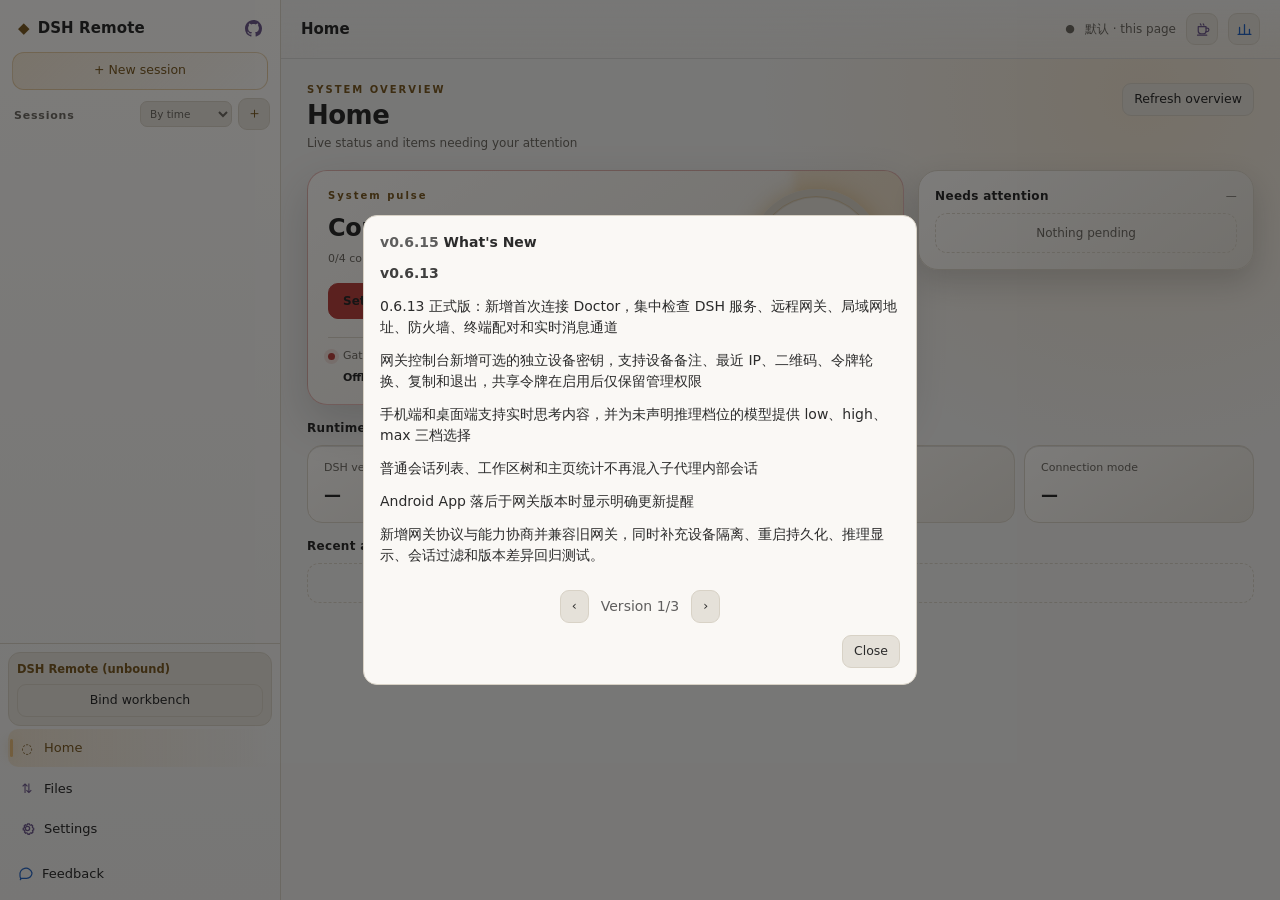
<file: gateway/public/index.html>
<!doctype html>
<html lang="zh-CN">
<head>
  <meta charset="utf-8">
  <meta name="viewport" content="width=device-width, initial-scale=1, viewport-fit=cover">
  <meta name="theme-color" content="#05348B">
  <meta name="mobile-web-app-capable" content="yes">
  <meta name="apple-mobile-web-app-status-bar-style" content="black-translucent">
  <title>DSH for Android</title>
  <script>/* 统一入口: 桌面浏览器(宽屏且 UA 非移动)访问根地址自动切换到桌面端, 手机/窄窗口继续 App 界面 */ (function(){try{var proto=location.protocol;var ua=navigator.userAgent||'';var mobile=/Android|iPhone|iPad|iPod|Mobile|Windows Phone/i.test(ua);if((proto==='http:'||proto==='https:')&&!mobile&&window.innerWidth>=1024){var p=location.pathname;if(p==='/'||/\/index\.html$/.test(p)){location.replace('desktop/desktop.html'+location.search)}}}catch(e){}})()</script>
  <script>/* 首帧前应用皮肤, 避免闪白/闪黑 */ (function(){try{var t=localStorage.getItem('dshTheme');if(t!=='default'&&t!=='dark'&&t!=='light'&&t!=='neutral'){t=window.matchMedia('(prefers-color-scheme: light)').matches?'light':'default'}document.documentElement.setAttribute('data-theme',t)}catch(e){}})()</script>
  <link rel="manifest" href="manifest.webmanifest">
  <link rel="icon" href="icon.svg" type="image/svg+xml">
  <link rel="stylesheet" href="styles.css">
</head>
<body>
  <header class="topbar">
    <div class="brand">
      <span class="brand-dot"></span>
      <span class="brand-name">DSH for Android</span>
    </div>
    <div class="topbar-right">
      <button id="btn-donate" class="topbar-btn icon-btn" data-i18n-title="settings.donate" data-i18n-aria="settings.donate"><svg viewBox="0 0 24 24" fill="none" stroke="currentColor" stroke-width="1.7" stroke-linecap="round" stroke-linejoin="round" aria-hidden="true"><path d="M6 8h11v6a4 4 0 0 1-4 4H10a4 4 0 0 1-4-4Z"/><path d="M17 10h1.5a2.5 2.5 0 0 1 0 5H17M9 4c0 1 1 1.2 1 2M13 4c0 1 1 1.2 1 2M5 20h13"/></svg></button>
      <button id="btn-feedback" class="topbar-btn icon-btn" data-i18n-title="feedback.title" data-i18n-aria="feedback.title" aria-haspopup="menu" aria-expanded="false"><svg viewBox="0 0 24 24" fill="none" stroke="currentColor" stroke-width="1.7" stroke-linecap="round" stroke-linejoin="round" aria-hidden="true"><path d="M20 11.5a7.5 7.5 0 0 1-7.5 7.5H7l-3 2 .8-3.1A7.5 7.5 0 1 1 20 11.5Z"/><path d="M8 11.5h.01M12 11.5h.01M16 11.5h.01"/></svg></button>
      <button id="btn-refresh" class="topbar-btn icon-btn" data-i18n-title="a11y.refresh" data-i18n-aria="a11y.refresh"><svg viewBox="0 0 24 24" fill="none" stroke="currentColor" stroke-width="1.8" stroke-linecap="round" stroke-linejoin="round" aria-hidden="true"><path d="M20 11a8 8 0 1 0 1 4"/><path d="M20 5v6h-6"/></svg></button>
      <span id="conn-badge" class="topbar-btn conn-badge off" data-i18n="conn.off">未连接</span>
    </div>
  </header>

  <main id="main" class="main">
    <!-- 会话列表 -->
    <section id="view-home" class="view">
      <div class="stat-strip" id="stat-strip"></div>
      <div id="workbench-bar" class="workbench-bar unbound">
        <button id="wb-toggle" class="wb-toggle" type="button" aria-expanded="false">
          <span id="wb-label" class="wb-label" data-i18n="wb.unbound">未绑定工作台</span>
          <span class="wb-chevron" aria-hidden="true">▾</span>
        </button>
        <div id="wb-panel" class="wb-panel hidden"></div>
      </div>
      <div class="workspace-nav" id="workspace-nav">
        <label for="session-workspace-filter" data-i18n="workspace.current">当前工作区</label>
        <select id="session-workspace-filter" class="workspace-select" data-i18n-aria="workspace.select"></select>
        <button id="session-workspace-files" class="mini-btn" type="button" data-i18n="workspace.files">查看文件</button>
        <code id="session-workspace-path" class="workspace-path-scroll"></code>
      </div>
      <div class="section-head">
        <span data-i18n="nav.sessions">会话</span>
        <div class="section-actions">
          <select id="session-sort" class="session-sort" data-i18n-aria="sessions.sortLabel">
            <option value="time" data-i18n="sessions.sortTime">按时间</option>
            <option value="workspace" data-i18n="sessions.sortWorkspace">按工作区</option>
          </select>
          <button id="btn-new-workspace" class="mini-btn" data-i18n="home.newWorkspace">＋ 工作区</button>
          <button id="btn-new-session" class="mini-btn" data-i18n="home.newSession">＋ 新会话</button>
        </div>
      </div>
      <div id="session-list" class="session-list"></div>
      <div id="home-empty" class="empty hidden" data-i18n="home.empty">暂无会话</div>
    </section>

    <!-- 文件传输 -->
    <section id="view-files" class="view hidden">
      <div class="fs-workspace-nav">
        <label for="fs-workspace" data-i18n="fs.workspace">DSH 工作区</label>
        <select id="fs-workspace" class="workspace-select" data-i18n-aria="workspace.select"></select>
      </div>
      <div class="fs-head">
        <button id="fs-up" class="icon-btn" data-i18n-title="fs.up" data-i18n-aria="fs.up">‹</button>
        <div id="fs-path" class="fs-path" data-i18n="fs.loading">加载中…</div>
        <button id="fs-new-workspace" class="mini-btn" data-i18n="fs.newWorkspace">新建工作区</button>
        <button id="fs-upload-btn" class="mini-btn" data-i18n="fs.upload">上传</button>
        <button id="fs-refresh" class="icon-btn" data-i18n-title="a11y.refresh" data-i18n-aria="a11y.refresh"><svg viewBox="0 0 24 24" fill="none" stroke="currentColor" stroke-width="1.8" stroke-linecap="round" stroke-linejoin="round" aria-hidden="true"><path d="M20 11a8 8 0 1 0 1 4"/><path d="M20 5v6h-6"/></svg></button>
      </div>
      <div id="fs-progress" class="fs-progress hidden">
        <div class="fs-progress-track"><div id="fs-progress-bar" class="fs-progress-bar"></div></div>
        <div id="fs-progress-text" class="fs-progress-text muted">0%</div>
        <div class="fs-progress-actions">
          <button id="fs-pause-btn" class="mini-btn hidden" data-i18n="fs.pause">暂停</button>
          <button id="fs-cancel-btn" class="mini-btn hidden" data-i18n="fs.cancel">取消</button>
        </div>
      </div>
      <div id="fs-pull" class="fs-pull" data-i18n="fs.pullRelease">松开刷新</div>
      <div id="fs-list" class="fs-list"></div>
      <input type="file" id="fs-file-input" class="hidden">
    </section>

    <!-- 会话详情 -->
    <section id="view-session" class="view hidden">
      <div id="session-head" class="session-head">
        <button id="btn-back" class="icon-btn" data-i18n-title="settings.back" data-i18n-aria="settings.back">‹</button>
        <div class="session-head-meta">
          <div id="session-title" class="session-title" data-i18n="session.loading">加载中…</div>
          <div id="session-sub" class="session-sub"></div>
        </div>
        <button id="btn-rename-session" class="icon-btn hidden" data-i18n-title="session.rename" data-i18n-aria="session.rename">✎</button>
        <button id="btn-archive-session" class="mini-btn hidden" data-i18n="session.archive">归档</button>
        <button id="btn-stats" class="icon-btn" data-i18n-title="stats.title" data-i18n-aria="stats.title"><svg viewBox="0 0 24 24" fill="none" stroke="currentColor" stroke-width="1.8" stroke-linecap="round" stroke-linejoin="round" aria-hidden="true"><path d="M5 19V9M12 19V5M19 19v-7M3 19h18"/></svg></button>
        <button id="btn-fs-send" class="session-send-btn hidden" type="button" data-i18n="composer.send" data-i18n-title="composer.send" data-i18n-aria="composer.send">发送</button>
        <button id="btn-cancel" class="danger-btn hidden" data-i18n="session.stop">停止</button>
      </div>

      <div id="session-cards" class="cards"></div>

      <div id="queue-dock" class="queue-dock hidden" aria-live="polite"></div>

      <div class="section-head small">
        <span data-i18n="session.history">对话</span>
        <span id="history-hint" class="muted"></span>
      </div>
      <div id="history-wrap" class="history-wrap">
        <div id="history" class="history"></div>
        <div class="history-rail">
          <div class="rail-track"></div>
          <div id="rail-thumb" class="rail-thumb"></div>
          <div id="rail-nodes" class="rail-nodes"></div>
        </div>
      </div>

      <div id="composer-wrap" class="composer-wrap">
        <div id="composer-status" class="composer-status hidden" role="status" aria-live="polite"><span class="composer-status-dot" aria-hidden="true"></span><span data-i18n="composer.running">运行中…</span></div>
        <div id="composer-menu" class="composer-menu hidden">
          <div class="menu-group">
            <div class="menu-title" data-i18n="menu.commandsTitle">输入指令</div>
            <div class="menu-chips">
              <button class="menu-chip" data-cmd="/compact" data-i18n="menu.compact">/compact 压缩对话历史</button>
              <button class="menu-chip" data-cmd="/export" data-i18n="menu.export">/export 导出会话日志 ZIP</button>
              <button class="menu-chip" data-cmd="/feedback" data-i18n="menu.feedback">/feedback 反馈当前会话</button>
              <button class="menu-chip" data-cmd="/goal" data-i18n="menu.goal">/goal 设置/查看任务目标</button>
              <button class="menu-chip" data-cmd="/permission" data-i18n="menu.permission">/permission 切换权限预设</button>
              <button class="menu-chip" data-cmd="/plan" data-i18n="menu.plan">/plan 进入/退出计划模式</button>
            </div>
            <div class="menu-chips hidden" id="permission-submenu">
              <button class="menu-chip perm-opt" data-perm="read-only" data-i18n="perm.readOnly">read-only</button>
              <button class="menu-chip perm-opt" data-perm="workspace-write" data-i18n="perm.workspaceWrite">workspace-write</button>
              <button class="menu-chip perm-opt" data-perm="danger-full-access" data-i18n="perm.dangerFullAccess">danger-full-access</button>
            </div>
          </div>
          <div class="menu-group hidden" id="preset-menu-group">
            <div class="menu-title" data-i18n="presets.menuTitle">预设</div>
            <div id="preset-menu-list" class="menu-chips"></div>
          </div>
          <div class="menu-group">
            <div class="menu-title"><span data-i18n="menu.modelTitle">模型切换</span> <button id="btn-model-refresh" class="mini-btn" style="padding:1px 8px" data-i18n="menu.refresh">刷新</button></div>
            <div id="menu-models" class="menu-models muted" data-i18n="menu.modelAuto">点开时自动加载</div>
          </div>
          <div class="menu-group hidden" id="menu-effort-group">
            <div class="menu-title" data-i18n="menu.effortTitle">思考深度</div>
            <div id="menu-efforts" class="menu-chips"></div>
          </div>
        </div>
        <div id="composer-fs-handle" class="composer-fs-handle" aria-hidden="true"><span></span></div>
        <div id="composer-image-menu" class="composer-image-menu hidden" role="menu">
          <button type="button" class="composer-image-option" data-image-source="CAMERA" role="menuitem"><svg viewBox="0 0 24 24" fill="none" stroke="currentColor" stroke-width="1.7" stroke-linecap="round" stroke-linejoin="round" aria-hidden="true"><path d="M4 8.5h3l1.5-2h7L17 8.5h3v10H4z"/><circle cx="12" cy="13.5" r="3.2"/></svg><span data-i18n="composer.takePhoto">拍照</span></button>
          <button type="button" class="composer-image-option" data-image-source="PHOTOS" role="menuitem"><svg viewBox="0 0 24 24" fill="none" stroke="currentColor" stroke-width="1.7" stroke-linecap="round" stroke-linejoin="round" aria-hidden="true"><rect x="3.5" y="4" width="17" height="16" rx="2"/><circle cx="8.5" cy="9" r="1.2"/><path d="m5 17 4.5-4.5 3 3 2-2L19 17"/></svg><span data-i18n="composer.choosePhoto">相册</span></button>
        </div>
        <div id="composer-attachments" class="composer-attachments hidden"></div>
        <div class="composer">
          <button id="btn-plus" class="plus-btn" data-i18n-aria="a11y.more" data-i18n-title="a11y.moreTitle">＋</button>
          <div id="composer-input-wrap" class="composer-input-wrap">
            <textarea id="composer-input" rows="1" data-i18n-placeholder="composer.placeholder" placeholder="给 DSH 发消息…"></textarea>
            <button id="btn-fs-toggle" class="composer-fs-btn hidden" type="button" data-i18n-title="composer.fullscreen" data-i18n-aria="composer.fullscreen">
              <morph-icon id="fs-ico" data-morph-state="closed" data-morph-closed="M8 3H3v5M16 3h5v5M8 21H3v-5M21 16v5h-5" data-morph-open="M9 3v6H3M15 3v6h6M9 21v-6H3M21 15h-6v6" aria-hidden="true"><svg viewBox="0 0 24 24" fill="none" stroke="currentColor" stroke-width="1.8" stroke-linecap="round" aria-hidden="true"><path d="M8 3H3v5M16 3h5v5M8 21H3v-5M21 16v5h-5"/></svg></morph-icon>
            </button>
          </div>
          <button id="btn-image" class="composer-image-btn" type="button" data-i18n-title="composer.addImage" data-i18n-aria="composer.addImage"><svg viewBox="0 0 24 24" fill="none" stroke="currentColor" stroke-width="1.7" stroke-linecap="round" stroke-linejoin="round" aria-hidden="true"><rect x="3.5" y="4" width="17" height="16" rx="2"/><circle cx="8.5" cy="9" r="1.2"/><path d="m5 17 4.5-4.5 3 3 2-2L19 17"/></svg></button>
          <button id="btn-send" class="send-btn" data-i18n="composer.send">发送</button>
        </div>
        <input id="composer-camera-input" class="hidden" type="file" accept="image/*" capture="environment">
        <input id="composer-gallery-input" class="hidden" type="file" accept="image/*" multiple>
      </div>
    </section>

    <!-- 系统总览 -->
    <section id="view-activity" class="view hidden">
      <div class="overview-head">
        <div>
          <div class="overview-eyebrow" data-i18n="overview.eyebrow">SYSTEM OVERVIEW</div>
          <h1 class="overview-title" data-i18n="overview.title">主页</h1>
          <p class="overview-subtitle" data-i18n="overview.subtitle">实时状态与需要你处理的事项</p>
        </div>
        <button id="overview-refresh" class="mini-btn overview-refresh" data-i18n-title="overview.refresh" data-i18n-aria="overview.refresh"><svg viewBox="0 0 24 24" fill="none" stroke="currentColor" stroke-width="1.8" stroke-linecap="round" stroke-linejoin="round" aria-hidden="true"><path d="M20 11a8 8 0 1 0 1 4"/><path d="M20 5v6h-6"/></svg></button>
      </div>

      <div class="overview-pulse-card">
        <div class="overview-pulse-copy">
          <div class="overview-eyebrow" data-i18n="overview.systemPulse">系统链路</div>
          <div id="overview-status" class="overview-status" data-i18n="overview.checking">检查中…</div>
          <div id="overview-status-desc" class="overview-status-desc">—</div>
          <button id="overview-primary-action" class="overview-primary-action" type="button" data-i18n="overview.action.openSession">打开最近会话</button>
        </div>
        <div id="overview-pulse-ring" class="system-pulse-ring" style="--pulse-pct:0%" aria-label="System health">
          <div class="system-pulse-core"><strong id="overview-health">—</strong><span id="overview-health-caption">—</span></div>
        </div>
        <div id="overview-links" class="overview-links" aria-label="System components">
          <div class="overview-link" data-overview-link="gateway"><i></i><span data-i18n="overview.gateway">网关</span><b>—</b></div>
          <div class="overview-link" data-overview-link="dsh"><i></i><span data-i18n="overview.dsh">DSH 上游</span><b>—</b></div>
          <div class="overview-link" data-overview-link="mux"><i></i><span data-i18n="overview.mux">实时 mux</span><b>—</b></div>
          <div class="overview-link" data-overview-link="host"><i></i><span data-i18n="overview.host">实时 host</span><b>—</b></div>
        </div>
      </div>

      <section id="overview-announcement-board" class="overview-board" aria-labelledby="overview-board-title">
        <div class="overview-board-head">
          <div>
            <div class="overview-eyebrow" data-i18n="overview.communityEyebrow">COMMUNITY BOARD</div>
            <h2 id="overview-board-title" data-i18n="overview.communityTitle">公告与投票</h2>
          </div>
          <button id="overview-announcement-history" class="mini-btn" type="button" data-i18n="overview.communityHistory">历史公告</button>
        </div>
        <div id="overview-announcement-list" class="overview-announcement-list" aria-live="polite"></div>
      </section>

      <div class="overview-section-head"><span data-i18n="overview.attention">需要你处理</span><span id="overview-attention-count" class="overview-section-meta"></span></div>
      <div id="overview-attention-list" class="overview-attention-list"></div>

      <div class="overview-section-head"><span data-i18n="overview.metrics">运行指标</span></div>
      <div class="overview-metric-grid">
        <div class="overview-metric"><span data-i18n="overview.dshVersion">DSH 版本</span><strong id="overview-dsh-version">—</strong></div>
        <div class="overview-metric"><span data-i18n="overview.gatewayVersion">网关状态</span><strong id="overview-gateway-version">—</strong></div>
        <div class="overview-metric"><span data-i18n="overview.activeSessions">活跃会话</span><strong id="overview-active-sessions">0</strong></div>
        <div class="overview-metric"><span data-i18n="overview.connectionMode">连接模式</span><strong id="overview-connection-mode">—</strong></div>
      </div>

      <div class="overview-section-head"><span data-i18n="overview.activity">近期活动</span><span id="overview-active-count" class="overview-section-meta"></span></div>
      <div id="overview-session-list" class="overview-session-list"></div>

      <div class="overview-legacy hidden" aria-hidden="true"><div id="pending-list"></div><div id="jobs-list"></div><span id="pending-count"></span></div>
    </section>

    <!-- Token 统计 -->
    <section id="view-stats" class="view hidden">
      <div class="section-head"><span data-i18n="statsPage.title">Token 统计</span><span id="stats-sub" class="muted"></span></div>
      <div class="stats-cards" id="stats-cards"></div>
      <div id="stats-legend" class="stats-legend"></div>
      <div id="stats-chart" class="stats-chart"></div>
      <div id="stats-note" class="stats-note"></div>
    </section>

    <!-- 设置 -->
    <section id="view-settings" class="view hidden">
      <div id="settings-home">
        <div class="settings-group">
          <div class="setting-row" data-settings-group="general" style="cursor:pointer">
            <div><div class="setting-name" data-i18n="settings.groupGeneral">通用</div><div class="setting-desc" data-i18n="settings.groupGeneralDesc">显示工具调用、预设提示词</div></div>
          </div>
          <div class="setting-row" data-settings-group="model" style="cursor:pointer">
            <div><div class="setting-name" data-i18n="settings.groupModel">模型</div><div class="setting-desc" data-i18n="settings.groupModelDesc">提供方、API 密钥和模型目录</div></div>
          </div>
          <div id="settings-group-servers" class="setting-row" data-settings-group="servers" style="cursor:pointer">
            <div><div class="setting-name" data-i18n="settings.groupServers">服务器</div><div class="setting-desc" data-i18n="settings.groupServersDesc">服务器地址、扫码连接</div></div>
          </div>
          <div class="setting-row" data-settings-group="notify" style="cursor:pointer">
            <div><div class="setting-name" data-i18n="settings.groupNotify">通知</div><div class="setting-desc" data-i18n="settings.groupNotifyDesc">通知、提醒、后台轮询</div></div>
          </div>
          <div class="setting-row" data-settings-group="theme" style="cursor:pointer">
            <div><div class="setting-name" data-i18n="settings.groupTheme">皮肤</div><div class="setting-desc" data-i18n="settings.groupThemeDesc">配色主题</div></div>
          </div>
          <div class="setting-row" data-settings-group="about" style="cursor:pointer">
            <div><div class="setting-name" data-i18n="settings.groupAbout">关于</div><div class="setting-desc" data-i18n="settings.groupAboutDesc">DSH 状态、检查更新</div></div>
          </div>
        </div>
        <div class="settings-group">
          <div id="settings-token-row" class="setting-row">
            <div><div class="setting-name" data-i18n="settings.tokenTitle">访问令牌</div><div class="setting-desc" id="token-desc" data-i18n="token.notSet">未设置</div></div>
            <button id="btn-change-token" class="mini-btn" data-i18n="settings.change">更换</button>
          </div>
          <div class="setting-row">
            <div><div class="setting-name" data-i18n="settings.langTitle">语言 / Language</div><div class="setting-desc" data-i18n="settings.langDesc">界面语言，跟随系统或手动切换</div></div>
            <button id="btn-lang" class="mini-btn">EN</button>
          </div>
        </div>
        <div class="settings-group feedback-card">
          <div class="setting-row">
            <div><div class="setting-name" data-i18n="settings.feedbackTitle">反馈渠道</div><div class="setting-desc" data-i18n="settings.feedbackDesc">GitHub / Gitee / B站：反馈 bug、提建议、唠嗑</div></div>
          </div>
          <div class="feedback-links">
            <a class="feedback-btn primary" href="https://github.com/Blank-not-black/dsh-Remote" target="_blank" rel="noopener">
              <svg viewBox="0 0 16 16" aria-hidden="true"><path d="M8 0C3.58 0 0 3.58 0 8a8.01 8.01 0 0 0 5.47 7.59c.4.08.55-.17.55-.38 0-.19-.01-.82-.01-1.49-2.01.37-2.53-.49-2.69-.94-.09-.23-.48-.94-.82-1.13-.28-.15-.68-.52-.01-.53.63-.01 1.08.58 1.23.82.72 1.21 1.87.87 2.33.66.07-.52.28-.87.51-1.07-1.78-.2-3.64-.89-3.64-3.95 0-.87.31-1.59.82-2.15-.08-.2-.36-1.02.08-2.12 0 0 .67-.21 2.2.82.64-.18 1.32-.27 2-.27s1.36.09 2 .27c1.53-1.04 2.2-.82 2.2-.82.44 1.1.16 1.92.08 2.12.51.56.82 1.27.82 2.15 0 3.07-1.87 3.75-3.65 3.95.29.25.54.73.54 1.48 0 1.07-.01 1.93-.01 2.2 0 .21.15.46.55.38A8.01 8.01 0 0 0 16 8c0-4.42-3.58-8-8-8Z"/></svg>
              <span>GitHub</span>
            </a>
            <a class="feedback-btn" href="https://gitee.com/Blankneverfails/dsh-Remote" target="_blank" rel="noopener">
              <svg viewBox="0 0 24 24" fill="none" stroke="currentColor" stroke-width="1.7" stroke-linecap="round" stroke-linejoin="round" aria-hidden="true"><circle cx="12" cy="9" r="6"/><path d="M7.5 13.5 7 19a2 2 0 0 0 2 2h6a2 2 0 0 0 2-2l-.5-5.5"/><circle cx="10" cy="8.6" r=".5" fill="currentColor" stroke="none"/><circle cx="14" cy="8.6" r=".5" fill="currentColor" stroke="none"/><path d="M11 10.8c.6.5 1.4.5 2 0"/></svg>
              <span>Gitee</span>
            </a>
            <a class="feedback-btn" href="https://space.bilibili.com/419009275/dynamic" target="_blank" rel="noopener">
              <svg viewBox="0 0 24 24" fill="none" stroke="currentColor" stroke-width="1.7" stroke-linecap="round" stroke-linejoin="round" aria-hidden="true"><rect x="3.5" y="6" width="17" height="11" rx="2"/><path d="M8.5 3.5v3M15.5 3.5v3"/><circle cx="9.2" cy="10.6" r=".5" fill="currentColor" stroke="none"/><circle cx="14.8" cy="10.6" r=".5" fill="currentColor" stroke="none"/><path d="M9.5 14c1.4 1 3.6 1 5 0"/></svg>
              <span>B站</span>
            </a>
          </div>
        </div>
        <div class="settings-group">
          <div class="setting-row">
            <div><div class="setting-name" data-i18n="settings.resetTitle">清空本地数据</div><div class="setting-desc" data-i18n="settings.resetDesc">令牌与缓存</div></div>
            <button id="btn-reset" class="mini-btn" data-i18n="settings.reset">重置</button>
          </div>
        </div>
        <p class="about" data-i18n="settings.about">DSH for Android · 本地回环运行<br>连接内置 DSH Engine</p>
      </div>

      <div id="settings-page-general" class="settings-subpage hidden">
        <div class="settings-group">
          <div class="setting-row" data-settings-back style="cursor:pointer">
            <button class="mini-btn" data-i18n="settings.back">‹ 返回</button>
            <div class="setting-name" data-i18n="settings.groupGeneral">通用</div>
          </div>
        </div>
        <div class="settings-group">
          <div class="setting-row">
            <div><div class="setting-name" data-i18n="settings.toolsTitle">显示工具调用</div><div class="setting-desc" data-i18n="settings.toolsDesc">关闭后隐藏 🔧/📦 工具调用与结果</div></div>
            <label class="switch"><input type="checkbox" id="opt-tools"><span class="slider"></span></label>
          </div>
          <div class="setting-row">
            <div><div class="setting-name" data-i18n="settings.mobileEnterTitle">手机回车行为</div><div class="setting-desc" data-i18n="settings.mobileEnterDesc">选择手机端按 Enter 时换行或直接发送</div></div>
            <select id="mobile-enter-action" class="setting-select">
              <option value="newline" data-i18n="settings.mobileEnterNewline">回车换行</option>
              <option value="send" data-i18n="settings.mobileEnterSend">回车发送</option>
            </select>
          </div>
          <div class="setting-row">
            <div><div class="setting-name" data-i18n="presets.title">预设提示词</div><div class="setting-desc" data-i18n="presets.desc">常用提示词，对话界面一键插入（最多 20 条）</div></div>
            <button id="btn-preset-add" class="mini-btn" data-i18n="presets.add">新增</button>
          </div>
          <div id="preset-list" class="server-list"></div>
        </div>
      </div>

      <div id="settings-page-model" class="settings-subpage hidden">
        <div class="settings-group">
          <div class="setting-row" data-settings-back style="cursor:pointer">
            <button class="mini-btn" data-i18n="settings.back">‹ 返回</button>
            <div class="setting-name" data-i18n="settings.groupModel">模型</div>
          </div>
        </div>
        <div class="settings-group model-settings-shell">
          <div class="model-settings-head">
            <div>
              <div class="setting-name" data-i18n="settings.modelTitle">模型</div>
              <div class="setting-desc expanded" data-i18n="settings.modelIntro">填入各提供方的 API 密钥即可使用其模型。</div>
            </div>
            <div class="setting-actions">
              <button id="btn-model-settings-open" class="mini-btn" type="button" data-i18n="settings.modelOpenConfig">打开配置文件</button>
              <button id="btn-model-settings-refresh" class="mini-btn" type="button" data-i18n="settings.modelRefresh">刷新</button>
            </div>
          </div>
          <div id="model-settings-status" class="model-settings-status muted" data-i18n="settings.modelLoading">加载模型配置…</div>
          <div id="model-settings-list" class="model-settings-list"></div>
        </div>
      </div>

      <div id="settings-page-servers" class="settings-subpage hidden">
        <div class="settings-group">
          <div class="setting-row" data-settings-back style="cursor:pointer">
            <button class="mini-btn" data-i18n="settings.back">‹ 返回</button>
            <div class="setting-name" data-i18n="settings.groupServers">服务器</div>
          </div>
        </div>
        <div class="settings-group">
          <div class="setting-row">
            <div><div class="setting-name" data-i18n="settings.servers">服务器地址（可多个）</div><div class="setting-desc" id="server-desc" data-i18n="servers.defaultDesc">默认 = 当前页面地址</div></div>
            <button id="btn-server-speed" class="mini-btn" data-i18n="settings.speedTest">测速</button>
          </div>
          <div class="group-bar">
            <label class="group-bar-label" data-i18n="groups.current">当前组</label>
            <div class="group-select" id="group-select">
              <button id="group-select-btn" class="group-select-btn" type="button" aria-haspopup="listbox">
                <span id="group-select-label">默认</span><span class="caret">▾</span>
              </button>
              <div id="group-select-menu" class="group-select-menu hidden"></div>
            </div>
            <button id="btn-group-add" class="mini-btn" data-i18n="groups.add">+ 组</button>
          </div>
          <div id="server-list" class="server-list"></div>
          <div class="server-add">
            <input id="server-input" type="url" placeholder="http://IP:8787">
            <button id="btn-server-add" class="mini-btn" data-i18n="settings.add">添加</button>
          </div>
          <div class="setting-row">
            <div><div class="setting-name" data-i18n="settings.scanTitle">扫码连接</div><div class="setting-desc" data-i18n="settings.scanDesc">实时相机识别二维码，也可拍照/相册本地解码；无需谷歌服务</div></div>
            <div class="setting-actions">
              <button id="btn-scan-camera" class="mini-btn" data-i18n="scan.promptLive">实时扫码</button>
              <button id="btn-scan-gallery" class="mini-btn" data-i18n="scan.promptGallery">从相册选择</button>
            </div>
          </div>
        </div>
      </div>

      <div id="settings-page-notify" class="settings-subpage hidden">
        <div class="settings-group">
          <div class="setting-row" data-settings-back style="cursor:pointer">
            <button class="mini-btn" data-i18n="settings.back">‹ 返回</button>
            <div class="setting-name" data-i18n="settings.groupNotify">通知</div>
          </div>
        </div>
        <div class="settings-group">
          <div class="setting-row">
            <div><div class="setting-name" data-i18n="settings.notifyTitle">通知</div><div class="setting-desc" data-i18n="settings.notifyDesc">收到审批/提问时推送</div></div>
            <label class="switch"><input type="checkbox" id="opt-notify"><span class="slider"></span></label>
          </div>
          <div class="setting-row">
            <div><div class="setting-name" data-i18n="settings.peakRemindTitle">峰谷计费提醒</div><div class="setting-desc" data-i18n="settings.peakRemindDesc">工作日推送峰谷切换；周末全天谷时，仅 9:00 提醒一次（App 内有效）</div></div>
            <label class="switch"><input type="checkbox" id="opt-peak-remind"><span class="slider"></span></label>
          </div>
          <div class="setting-row">
            <div><div class="setting-name" data-i18n="settings.testNotifyTitle">测试通知</div><div class="setting-desc" data-i18n="settings.testNotifyDesc">立即排一条 3 秒后的本地通知，用于排查系统通知限制</div></div>
            <button id="btn-test-notify" class="mini-btn" data-i18n="settings.testNotify">发送测试通知</button>
          </div>
          <div id="settings-bg-poll-row" class="setting-row">
            <div><div class="setting-name" data-i18n="settings.bgTitle">后台轮询</div><div class="setting-desc" data-i18n="settings.bgDesc">退后台后由前台服务定时拉取事件，待办审批/提问不遗漏</div><div id="bg-auth-status" class="setting-desc hidden" data-i18n="settings.bgAuthFailed">登录失效：连续 3 次 401，后台轮询已停止</div></div>
            <label class="switch"><input type="checkbox" id="opt-bg-poll"><span class="slider"></span></label>
          </div>
          <div class="setting-row">
            <div><div class="setting-name" data-i18n="settings.bgIntervalTitle">轮询间隔</div><div class="setting-desc" data-i18n="settings.bgIntervalDesc">灭屏后系统可能拉长间隔（Doze 平台限制）</div></div>
            <select id="bg-interval" class="setting-select">
              <option value="0.5" data-i18n="settings.bgInterval30s">30 秒</option>
              <option value="1" data-i18n="settings.bgInterval1m">1 分钟</option>
              <option value="5" data-i18n="settings.bgInterval5m">5 分钟</option>
              <option value="15" data-i18n="settings.bgInterval15m">15 分钟</option>
            </select>
          </div>
          <div class="setting-row">
            <div><div class="setting-name" data-i18n="settings.taskDoneTitle">任务结束通知</div><div class="setting-desc" data-i18n="settings.taskDoneDesc">任务/目标完成时推送“✅ 任务已完成”</div></div>
            <label class="switch"><input type="checkbox" id="opt-task-done"><span class="slider"></span></label>
          </div>
          <div class="setting-row">
            <div><div class="setting-name" data-i18n="settings.announcementHistoryTitle">历史公告</div><div class="setting-desc" data-i18n="settings.announcementHistoryDesc">查看以前收到的公告</div></div>
            <button id="btn-announcement-history" class="mini-btn" data-i18n="settings.announcementHistory">查看记录</button>
          </div>
        </div>
      </div>

      <div id="settings-page-theme" class="settings-subpage hidden">
        <div class="settings-group">
          <div class="setting-row" data-settings-back style="cursor:pointer">
            <button class="mini-btn" data-i18n="settings.back">‹ 返回</button>
            <div class="setting-name" data-i18n="settings.groupTheme">皮肤</div>
          </div>
        </div>
        <div class="settings-group">
          <div class="setting-row">
            <div><div class="setting-name" data-i18n="settings.themeTitle">皮肤</div><div class="setting-desc" data-i18n="settings.themeDesc">默认深空 / 落日 / 易北爱乐厅 / 草原孤塔</div></div>
            <button id="btn-theme" class="mini-btn" style="min-width:104px">默认深空</button>
          </div>
        </div>
      </div>

      <div id="settings-page-about" class="settings-subpage hidden">
        <div class="settings-group">
          <div class="setting-row" data-settings-back style="cursor:pointer">
            <button class="mini-btn" data-i18n="settings.back">‹ 返回</button>
            <div class="setting-name" data-i18n="settings.groupAbout">关于</div>
          </div>
        </div>
        <div class="settings-group">
          <div class="setting-row" data-donate-open style="cursor:pointer">
            <div><div class="setting-name" data-i18n="settings.donate">赞赏支持</div><div class="setting-desc" data-i18n="settings.donateDesc">如果 dsh-remote 帮到了你，欢迎赞赏支持开发 ☕</div></div>
          </div>
          <div class="setting-row">
            <div><div class="setting-name" data-i18n="settings.hostTitle">DSH 状态</div><div class="setting-desc" id="host-desc" data-i18n="settings.hostProbing">探测中…</div></div>
            <button id="btn-host-describe" class="mini-btn" data-i18n="settings.probe">探测</button>
          </div>
          <div class="setting-row">
            <div><div class="setting-name" data-i18n="settings.dshControlTitle">远程启动 DSH</div><div class="setting-desc expanded" id="dsh-control-desc" data-i18n="settings.dshControlProbing">检查本机服务状态…</div><div id="dsh-control-steps" class="dsh-control-steps hidden" aria-live="polite"></div></div>
            <div class="setting-actions">
              <button id="btn-dsh-start" class="mini-btn" data-i18n="settings.dshStart">启动</button>
              <button id="btn-dsh-restart" class="mini-btn" data-i18n="settings.dshRestart">重启</button>
            </div>
          </div>
          <div class="setting-row">
            <div><div class="setting-name" data-i18n="settings.updateTitle">检查更新</div><div class="setting-desc" id="update-desc" data-i18n="settings.updateLoading">加载中…</div>
            <button id="btn-download-update" class="mini-btn hidden" style="margin-top:6px" data-i18n="settings.downloadUpdate">下载并安装更新</button>
            <button id="btn-update-expand" class="mini-btn hidden" style="margin-top:6px" data-i18n="update.expand">展开</button></div>
            <button id="btn-check-update" class="mini-btn" data-i18n="settings.check">检查</button>
          </div>
        </div>
      </div>
    </section>
  </main>

  <!-- 反馈底部菜单（非模态） -->
  <div id="feedback-backdrop" class="sheet-backdrop hidden"></div>
  <div id="feedback-sheet" class="sheet hidden" role="menu" data-i18n-aria="feedback.title">
    <div class="sheet-handle" aria-hidden="true"></div>
    <div class="sheet-title" data-i18n="feedback.title">反馈</div>
    <button class="sheet-item" id="btn-write-feedback" role="menuitem">
      <span class="sheet-ico"><svg viewBox="0 0 24 24" fill="none" stroke="currentColor" stroke-width="1.7" stroke-linecap="round" stroke-linejoin="round" aria-hidden="true"><path d="M12 20h9"/><path d="M16.5 3.5a2.1 2.1 0 0 1 3 3L7 19l-4 1 1-4Z"/></svg></span>
      <span class="sheet-item-body"><span class="sheet-item-name" data-i18n="feedback.write">写反馈</span><span class="sheet-item-desc" data-i18n="feedback.writeDesc">App 内直接提交</span></span>
    </button>
    <a class="sheet-item primary" href="https://github.com/Blank-not-black/dsh-Remote/issues" target="_blank" rel="noopener" role="menuitem">
      <span class="sheet-ico"><svg viewBox="0 0 16 16" aria-hidden="true"><path d="M8 0C3.58 0 0 3.58 0 8a8.01 8.01 0 0 0 5.47 7.59c.4.08.55-.17.55-.38 0-.19-.01-.82-.01-1.49-2.01.37-2.53-.49-2.69-.94-.09-.23-.48-.94-.82-1.13-.28-.15-.68-.52-.01-.53.63-.01 1.08.58 1.23.82.72 1.21 1.87.87 2.33.66.07-.52.28-.87.51-1.07-1.78-.2-3.64-.89-3.64-3.95 0-.87.31-1.59.82-2.15-.08-.2-.36-1.02.08-2.12 0 0 .67-.21 2.2.82.64-.18 1.32-.27 2-.27s1.36.09 2 .27c1.53-1.04 2.2-.82 2.2-.82.44 1.1.16 1.92.08 2.12.51.56.82 1.27.82 2.15 0 3.07-1.87 3.75-3.65 3.95.29.25.54.73.54 1.48 0 1.07-.01 1.93-.01 2.2 0 .21.15.46.55.38A8.01 8.01 0 0 0 16 8c0-4.42-3.58-8-8-8Z"/></svg></span>
      <span class="sheet-item-body"><span class="sheet-item-name">GitHub Issues</span><span class="sheet-item-desc" data-i18n="feedback.githubDesc">反馈 bug / 提建议</span></span>
    </a>
    <a class="sheet-item" href="https://gitee.com/Blankneverfails/dsh-Remote/issues" target="_blank" rel="noopener" role="menuitem">
      <span class="sheet-ico"><svg viewBox="0 0 24 24" fill="none" stroke="currentColor" stroke-width="1.7" stroke-linecap="round" stroke-linejoin="round" aria-hidden="true"><circle cx="12" cy="9" r="6"/><path d="M7.5 13.5 7 19a2 2 0 0 0 2 2h6a2 2 0 0 0 2-2l-.5-5.5"/><circle cx="10" cy="8.6" r=".5" fill="currentColor" stroke="none"/><circle cx="14" cy="8.6" r=".5" fill="currentColor" stroke="none"/><path d="M11 10.8c.6.5 1.4.5 2 0"/></svg></span>
      <span class="sheet-item-body"><span class="sheet-item-name">Gitee 反馈</span><span class="sheet-item-desc" data-i18n="feedback.giteeDesc">国内镜像，无需代理</span></span>
    </a>
    <a class="sheet-item" href="https://space.bilibili.com/419009275/dynamic" target="_blank" rel="noopener" role="menuitem">
      <span class="sheet-ico"><svg viewBox="0 0 24 24" fill="none" stroke="currentColor" stroke-width="1.7" stroke-linecap="round" stroke-linejoin="round" aria-hidden="true"><rect x="3.5" y="6" width="17" height="11" rx="2"/><path d="M8.5 3.5v3M15.5 3.5v3"/><circle cx="9.2" cy="10.6" r=".5" fill="currentColor" stroke="none"/><circle cx="14.8" cy="10.6" r=".5" fill="currentColor" stroke="none"/><path d="M9.5 14c1.4 1 3.6 1 5 0"/></svg></span>
      <span class="sheet-item-body"><span class="sheet-item-name">B站交流</span><span class="sheet-item-desc" data-i18n="feedback.biliDesc">UP 动态页交流</span></span>
    </a>
    <button class="sheet-item" id="btn-copy-link" role="menuitem">
      <span class="sheet-ico"><svg viewBox="0 0 24 24" fill="none" stroke="currentColor" stroke-width="1.7" stroke-linecap="round" stroke-linejoin="round" aria-hidden="true"><rect x="8" y="3" width="12" height="12" rx="2"/><path d="M16 8h3a1 1 0 0 1 1 1v11a1 1 0 0 1-1 1H8a1 1 0 0 1-1-1v-3"/></svg></span>
      <span class="sheet-item-body"><span class="sheet-item-name" data-i18n="feedback.copyLink">复制项目链接</span><span class="sheet-item-desc" data-i18n="feedback.copyDesc">手动分享给朋友</span></span>
    </button>
  </div>

  <!-- 统一应用内选择抽屉：替代 Android WebView 的原生 select 弹窗 -->
  <div id="custom-select-backdrop" class="sheet-backdrop custom-select-backdrop hidden"></div>
  <div id="custom-select-sheet" class="sheet custom-select-sheet hidden" role="dialog" aria-modal="true" aria-labelledby="custom-select-title">
    <div class="sheet-handle" aria-hidden="true"></div>
    <div class="custom-select-head">
      <div id="custom-select-title" class="sheet-title" data-i18n="select.choose">请选择</div>
      <button id="custom-select-close" class="icon-btn" type="button" data-i18n-title="modal.close" data-i18n-aria="modal.close">×</button>
    </div>
    <div id="custom-select-options" class="custom-select-options" role="listbox"></div>
    <button id="custom-select-cancel" class="btn subtle custom-select-cancel" type="button" data-i18n="select.cancel">取消</button>
  </div>

  <nav class="bottom-nav" aria-label="主导航">
    <div class="nav-wave" aria-hidden="true">
      <svg viewBox="0 0 100 100" preserveAspectRatio="none">
        <path class="nav-wave-fill" d="M0 39 C16 39 28 39 37 31 C44 25 46 10 50 10 C54 10 56 25 63 31 C72 39 84 39 100 39 V100 H0Z"/>
        <path class="nav-wave-line" d="M0 39 C16 39 28 39 37 31 C44 25 46 10 50 10 C54 10 56 25 63 31 C72 39 84 39 100 39"/>
      </svg>
    </div>
    <button data-view="view-home" class="nav-btn">
      <span class="nav-ico"><svg viewBox="0 0 24 24" fill="none" stroke="currentColor" stroke-width="1.8" stroke-linecap="round" stroke-linejoin="round" aria-hidden="true"><rect x="4" y="4" width="6" height="6" rx="1"/><rect x="14" y="4" width="6" height="6" rx="1"/><rect x="4" y="14" width="6" height="6" rx="1"/><rect x="14" y="14" width="6" height="6" rx="1"/></svg></span>
      <span data-i18n="nav.sessions">会话</span>
    </button>
    <button data-view="view-files" class="nav-btn">
      <span class="nav-ico"><svg viewBox="0 0 24 24" fill="none" stroke="currentColor" stroke-width="1.8" stroke-linecap="round" stroke-linejoin="round" aria-hidden="true"><path d="M8 4v12M5 7l3-3 3 3M16 20V8m-3 9 3 3 3-3"/><path d="M4 20h7M13 4h7" opacity=".55"/></svg></span>
      <span data-i18n="nav.files">文件</span>
    </button>
    <button data-view="view-activity" class="nav-btn nav-home">
      <span class="nav-home-orb"><span class="nav-ico"><svg viewBox="0 0 24 24" fill="none" stroke="currentColor" stroke-width="1.6" stroke-linecap="round" aria-hidden="true"><circle cx="12" cy="12" r="7.5"/><circle cx="12" cy="12" r="2.2" fill="currentColor" stroke="none"/><path d="M12 2.5v3M12 18.5v3M2.5 12h3M18.5 12h3" opacity=".75"/></svg></span></span>
      <span data-i18n="nav.home">主页</span><b id="nav-pending" class="nav-badge hidden"></b>
    </button>
    <button data-view="view-stats" class="nav-btn">
      <span class="nav-ico"><svg viewBox="0 0 24 24" fill="none" stroke="currentColor" stroke-width="1.8" stroke-linecap="round" stroke-linejoin="round" aria-hidden="true"><path d="M5 19V9M12 19V5M19 19v-7"/><path d="M3 19h18" opacity=".55"/></svg></span>
      <span data-i18n="nav.stats">统计</span>
    </button>
    <button data-view="view-settings" class="nav-btn">
      <span class="nav-ico"><svg viewBox="0 0 24 24" fill="none" stroke="currentColor" stroke-width="1.8" stroke-linecap="round" stroke-linejoin="round" aria-hidden="true"><circle cx="12" cy="12" r="3"/><path d="M19.4 15a1.7 1.7 0 0 0 .3 1.9l.1.1-1.8 1.8-.1-.1a1.7 1.7 0 0 0-1.9-.3 1.7 1.7 0 0 0-1 1.5v.2h-2.5v-.2a1.7 1.7 0 0 0-1-1.5 1.7 1.7 0 0 0-1.9.3l-.1.1-1.8-1.8.1-.1A1.7 1.7 0 0 0 8.1 15a1.7 1.7 0 0 0-1.5-1H6v-2.5h.2a1.7 1.7 0 0 0 1.5-1 1.7 1.7 0 0 0-.3-1.9l-.1-.1 1.8-1.8.1.1a1.7 1.7 0 0 0 1.9.3 1.7 1.7 0 0 0 1-1.5v-.2h2.5v.2a1.7 1.7 0 0 0 1 1.5 1.7 1.7 0 0 0 1.9-.3l.1-.1 1.8 1.8-.1.1a1.7 1.7 0 0 0-.3 1.9 1.7 1.7 0 0 0 1.5 1h.2V14h-.2a1.7 1.7 0 0 0-1.5 1Z"/></svg></span>
      <span data-i18n="nav.settings">设置</span>
    </button>
  </nav>

  <!-- 审批模态 -->
  <div id="modal-approval" class="modal hidden" role="dialog" aria-modal="true">
    <div class="modal-card">
      <div class="modal-title" data-i18n="modal.approvalTitle">工具审批</div>
      <div id="approval-body" class="modal-body"></div>
      <div class="modal-actions">
        <button id="approval-reject" class="btn subtle" data-i18n="modal.reject">拒绝</button>
        <button id="approval-allow" class="btn primary" data-i18n="modal.allowOnce">允许一次</button>
      </div>
    </div>
  </div>

  <!-- 提问模态 -->
  <div id="modal-question" class="modal hidden" role="dialog" aria-modal="true">
    <div class="modal-card">
      <div class="modal-title" data-i18n="modal.questionTitle">DSH 需要你回答</div>
      <div id="question-body" class="modal-body"></div>
      <div class="modal-actions">
        <button id="question-later" class="btn subtle" data-i18n="modal.later">稍后</button>
        <button id="question-submit" class="btn primary" data-i18n="modal.submit">提交</button>
      </div>
    </div>
  </div>

  <!-- 写反馈模态 -->
  <div id="modal-feedback" class="modal hidden" role="dialog" aria-modal="true">
    <div class="modal-card">
      <div class="modal-title" data-i18n="feedback.modalTitle">写反馈</div>
      <div class="modal-body">
        <div class="fb-chips" id="fb-chips">
          <button class="fb-chip current" data-fb-type="bug" data-i18n="feedback.typeBug">Bug</button>
          <button class="fb-chip" data-fb-type="suggestion" data-i18n="feedback.typeSuggestion">建议</button>
          <button class="fb-chip" data-fb-type="other" data-i18n="feedback.typeOther">其他</button>
        </div>
        <textarea id="fb-msg" class="fb-textarea" rows="5" maxlength="2000" data-i18n-placeholder="feedback.messagePlaceholder" placeholder="请描述遇到的问题或建议（必填，≤2000 字）"></textarea>
        <input id="fb-contact" class="fb-input" maxlength="200" data-i18n-placeholder="feedback.contactPlaceholder" placeholder="联系方式（可选）：邮箱 / 微信 / B站 ID">
      </div>
      <div class="modal-actions">
        <button id="fb-cancel" class="btn subtle" data-i18n="feedback.cancel">取消</button>
        <button id="fb-submit" class="btn primary" data-i18n="feedback.submit">提交</button>
      </div>
    </div>
  </div>

  <!-- 反馈发送成功确认 -->
  <div id="modal-feedback-success" class="modal hidden" role="dialog" aria-modal="true" aria-labelledby="feedback-success-title">
    <div class="modal-card feedback-success-card">
      <div class="feedback-success-icon" aria-hidden="true">
        <svg viewBox="0 0 24 24" fill="none" stroke="currentColor" stroke-width="2.2" stroke-linecap="round" stroke-linejoin="round"><path d="m6 12 4 4 8-9"/></svg>
      </div>
      <div id="feedback-success-title" class="modal-title feedback-success-title" data-i18n="feedback.successTitle">反馈发送成功</div>
      <div class="modal-body feedback-success-body" data-i18n="feedback.successBody">服务器已确认收到这条反馈，感谢你的帮助。</div>
      <div class="modal-actions">
        <button id="feedback-success-confirm" class="btn primary" data-i18n="feedback.successConfirm">知道了</button>
      </div>
    </div>
  </div>

  <!-- 新建工作区模态 -->
  <div id="modal-workspace" class="modal hidden" role="dialog" aria-modal="true">
    <div class="modal-card">
      <div class="modal-title" data-i18n="workspace.createTitle">新建工作区</div>
      <div class="modal-body">
        <p class="workspace-create-desc" data-i18n="workspace.createDesc">将在当前文件目录下创建文件夹，并自动打开新会话。</p>
        <div class="workspace-create-location"><span data-i18n="workspace.parent">父目录</span><code id="workspace-parent-path">~</code></div>
        <input id="workspace-name" class="fb-input" maxlength="120" autocomplete="off" data-i18n-placeholder="workspace.namePlaceholder" placeholder="例如：my-project">
      </div>
      <div class="modal-actions">
        <button id="workspace-cancel" class="btn subtle" data-i18n="workspace.cancel">取消</button>
        <button id="workspace-create" class="btn primary" data-i18n="workspace.create">创建并打开</button>
      </div>
    </div>
  </div>

  <!-- 新会话工作区选择 -->
  <div id="modal-new-session" class="modal hidden" role="dialog" aria-modal="true">
    <div class="modal-card">
      <div class="modal-title" data-i18n="newSession.title">新建会话</div>
      <div class="modal-body">
        <label class="field-label" for="new-session-workspace" data-i18n="newSession.workspace">选择工作区</label>
        <select id="new-session-workspace" class="workspace-select full" data-i18n-aria="workspace.select"></select>
        <div class="workspace-name-block">
          <span data-i18n="newSession.name">工作区名称</span>
          <strong id="new-session-workspace-name"></strong>
        </div>
        <div class="workspace-path-block">
          <span data-i18n="newSession.path">工作区地址</span>
          <code id="new-session-workspace-path" class="workspace-path-scroll"></code>
        </div>
        <div id="new-session-empty" class="empty hidden" data-i18n="newSession.noWorkspaces">还没有 DSH 工作区，请先新建工作区。</div>
      </div>
      <div class="modal-actions">
        <button id="new-session-cancel" class="btn subtle" data-i18n="workspace.cancel">取消</button>
        <button id="new-session-create" class="btn primary" data-i18n="newSession.create">创建会话</button>
      </div>
    </div>
  </div>

  <!-- 文本文件预览 -->
  <div id="modal-file-preview" class="modal hidden" role="dialog" aria-modal="true">
    <div class="modal-card file-preview-card">
      <div class="file-preview-head">
        <div class="modal-title" id="file-preview-title" data-i18n="fs.previewTitle">文件预览</div>
        <button id="file-preview-close" class="icon-btn" data-i18n-title="modal.close" data-i18n-aria="modal.close">×</button>
      </div>
      <code id="file-preview-path" class="workspace-path-scroll file-preview-path"></code>
      <div id="file-preview-tabs" class="file-preview-tabs hidden">
        <button id="file-preview-source-tab" class="mini-btn current" type="button" data-i18n="fs.source">源码</button>
        <button id="file-preview-rendered-tab" class="mini-btn" type="button" data-i18n="fs.preview">预览</button>
      </div>
      <div id="file-preview-loading" class="empty" data-i18n="fs.previewLoading">正在加载文件…</div>
      <pre id="file-preview-source" class="file-preview-source hidden"></pre>
      <div id="file-preview-rendered" class="md file-preview-rendered hidden"></div>
      <div class="modal-actions">
        <button id="file-preview-download" class="btn subtle" data-i18n="fs.download">下载</button>
        <button id="file-preview-done" class="btn primary" data-i18n="modal.close">关闭</button>
      </div>
    </div>
  </div>

  <div id="modal-archive" class="modal hidden" role="dialog" aria-modal="true">
    <div class="modal-card archive-modal-card">
      <div class="modal-title" data-i18n="session.archiveTitle">确认归档会话</div>
      <p class="archive-modal-desc" data-i18n="session.archiveDesc">归档后会话将从普通列表隐藏，但不会删除对话记录。</p>
      <div class="archive-summary">
        <div class="archive-summary-row"><span data-i18n="session.archiveConversation">对话</span><strong id="archive-session-title"></strong></div>
        <div class="archive-summary-row"><span data-i18n="session.archiveWorkspace">工作区</span><code id="archive-session-workspace"></code></div>
      </div>
      <div class="modal-actions">
        <button id="archive-cancel" class="btn subtle" data-i18n="session.archiveCancel">取消</button>
        <button id="archive-confirm" class="btn archive-confirm-btn" data-i18n="session.archiveConfirmAction">确认归档</button>
      </div>
    </div>
  </div>

  <div id="modal-rename" class="modal hidden" role="dialog" aria-modal="true" aria-labelledby="rename-session-title">
    <div class="modal-card">
      <div id="rename-session-title" class="modal-title" data-i18n="session.renameTitle">重命名会话</div>
      <div class="modal-body">
        <input id="rename-session-input" class="text-input" maxlength="160" autocomplete="off" data-i18n-placeholder="session.renamePlaceholder" placeholder="输入新的会话名称">
      </div>
      <div class="modal-actions">
        <button id="rename-cancel" class="btn subtle" data-i18n="session.renameCancel">取消</button>
        <button id="rename-confirm" class="btn primary" data-i18n="session.renameConfirm">保存</button>
      </div>
    </div>
  </div>

  <!-- goal 模态 -->
  <div id="modal-goal" class="modal hidden" role="dialog" aria-modal="true">
    <div class="modal-card">
      <div class="modal-title" data-i18n="modal.goalTitle">目标控制</div>
      <div id="goal-body" class="modal-body"></div>
      <div class="modal-actions">
        <button id="goal-close" class="btn subtle" data-i18n="modal.close">关闭</button>
        <button id="goal-edit" class="btn primary hidden" data-i18n="modal.updateGoal">更新目标</button>
      </div>
    </div>
  </div>

  <!-- 统计模态 -->
  <div id="modal-stats" class="modal hidden" role="dialog" aria-modal="true">
    <div class="modal-card">
      <div class="modal-title" data-i18n="modal.statsTitle">本轮统计</div>
      <div id="stats-body" class="modal-body"></div>
      <div class="modal-actions">
        <button id="stats-close" class="btn subtle" data-i18n="modal.close">关闭</button>
      </div>
    </div>
  </div>

  <!-- 皮肤选择模态 -->
  <div id="modal-theme" class="modal hidden" role="dialog" aria-modal="true">
    <div class="modal-card">
      <div class="modal-title" data-i18n="theme.panelTitle">选择配色</div>
      <div id="theme-options" class="theme-panel-list"></div>
      <div class="modal-actions">
        <button id="theme-close" class="btn subtle" data-i18n="theme.close">关闭</button>
      </div>
    </div>
  </div>

  <!-- 赞赏支持模态 -->
  <div id="modal-donate" class="modal hidden" role="dialog" aria-modal="true">
    <div class="modal-card">
      <div class="modal-title" data-i18n="settings.donate">赞赏支持</div>
      <div class="modal-body donate-body">
        <img src="donate.png" alt="" class="donate-img" style="display:block;margin:0 auto;max-width:100%;max-height:60vh;border-radius:8px">
        <p class="donate-thanks" data-i18n="settings.donateThanks" style="text-align:center;margin-top:12px">感谢你的支持 ☕</p>
      </div>
      <div class="modal-actions">
        <button id="donate-close" class="btn subtle" data-i18n="modal.close">关闭</button>
      </div>
    </div>
  </div>

  <!-- App / 网关版本差异提醒 -->
  <div id="modal-app-version-warning" class="modal hidden" role="dialog" aria-modal="true" aria-labelledby="app-version-warning-title">
    <div class="modal-card app-version-warning-card">
      <div class="app-version-warning-icon" aria-hidden="true">↑</div>
      <div id="app-version-warning-title" class="modal-title app-version-warning-title" data-i18n="update.gatewayAheadTitle">App 版本需要更新</div>
      <div class="modal-body app-version-warning-body" data-i18n="update.gatewayAheadBody">网关已经更新，但当前 App 仍是较旧版本，部分功能可能缺失或显示异常。</div>
      <div class="app-version-comparison" aria-label="App and gateway versions">
        <div><span data-i18n="update.appVersion">App 版本</span><strong id="app-version-current">—</strong></div>
        <i aria-hidden="true">→</i>
        <div><span data-i18n="update.gatewayVersion">网关版本</span><strong id="app-version-gateway">—</strong></div>
      </div>
      <div class="app-version-warning-hint" data-i18n="update.gatewayAheadHint">建议同步更新 App，以保持与网关功能一致。</div>
      <div class="modal-actions">
        <button id="app-version-later" class="btn subtle" data-i18n="update.remindLater">稍后提醒</button>
        <button id="app-version-update" class="btn primary" data-i18n="update.checkNow">立即检查更新</button>
      </div>
    </div>
  </div>

  <!-- 实时扫码模态 -->
  <div id="modal-scan-live" class="modal hidden" role="dialog" aria-modal="true" aria-labelledby="scan-live-title">
    <div class="modal-card scan-live-card">
      <div id="scan-live-title" class="modal-title" data-i18n="scan.liveTitle">实时扫码连接</div>
      <div class="scan-live-preview">
        <video id="scan-live-video" autoplay playsinline muted></video>
        <div class="scan-live-frame" aria-hidden="true"><span></span></div>
      </div>
      <div id="scan-live-status" class="scan-live-status" data-i18n="scan.liveHint">将二维码放入框内，识别后自动连接</div>
      <div class="modal-actions">
        <button id="scan-live-cancel" class="btn subtle" data-i18n="scan.liveCancel">取消</button>
      </div>
    </div>
  </div>

  <!-- 更新内容模态 -->
  <div id="modal-notes" class="modal hidden" role="dialog" aria-modal="true">
    <div class="modal-card">
      <div class="modal-title"><span id="notes-version" class="muted"></span> <span data-i18n="notes.title">更新内容</span></div>
      <div class="modal-body notes-body">
        <div id="notes-pages" class="notes-pages" style="display:flex;overflow-x:auto;scroll-snap-type:x mandatory;gap:12px;scrollbar-width:none;-ms-overflow-style:none;"></div>
        <div class="notes-nav" style="display:flex;align-items:center;justify-content:center;gap:12px;margin-top:8px;">
          <button id="notes-prev" class="mini-btn" aria-label="‹">‹</button>
          <span id="notes-page" class="muted">1/1</span>
          <button id="notes-next" class="mini-btn" aria-label="›">›</button>
        </div>
      </div>
      <div class="modal-actions">
        <button id="notes-close" class="btn subtle" data-i18n="notes.close">关闭</button>
      </div>
    </div>
  </div>

  <!-- 远程公告模态 -->
  <div id="modal-announcement" class="modal hidden" role="dialog" aria-modal="true">
    <div class="modal-card announcement-card">
      <div class="announcement-kicker" data-i18n="announcement.label">公告</div>
      <div id="announcement-title" class="modal-title"></div>
      <div id="announcement-content" class="modal-body announcement-content"></div>
      <div id="announcement-poll" class="announcement-poll hidden">
        <div id="announcement-poll-question" class="announcement-poll-question"></div>
        <div id="announcement-poll-options" class="announcement-poll-options" role="radiogroup"></div>
        <div id="announcement-poll-status" class="announcement-poll-status hidden"></div>
        <button id="announcement-poll-submit" class="btn primary" type="button" data-i18n="announcement.voteSubmit">提交投票</button>
      </div>
      <a id="announcement-action" class="announcement-action hidden" target="_blank" rel="noopener"></a>
      <div class="modal-actions">
        <button id="announcement-later" class="btn subtle" data-i18n="announcement.later">稍后再看</button>
        <button id="announcement-confirm" class="btn primary" data-i18n="announcement.gotIt">知道了</button>
      </div>
    </div>
  </div>

  <div id="modal-announcement-history" class="modal hidden" role="dialog" aria-modal="true">
    <div class="modal-card announcement-history-card">
      <div class="announcement-kicker" data-i18n="announcement.historyLabel">公告记录</div>
      <div class="modal-title" data-i18n="announcement.historyTitle">历史公告</div>
      <div id="announcement-history-list" class="announcement-history-list"></div>
      <div class="modal-actions">
        <button id="announcement-history-close" class="btn subtle" data-i18n="announcement.close">关闭</button>
      </div>
    </div>
  </div>

  <div id="toast" class="toast hidden" role="status" aria-live="polite"></div>

  <script>
    window.APP_STR = {
      zh: {
        'a11y.hostAdmin': '主机管理', 'a11y.refresh': '刷新', 'a11y.more': '更多操作', 'a11y.moreTitle': '指令/权限/模型',
        'conn.on': '已连接', 'conn.off': '未连接', 'conn.reconnecting': '连接中断，正在重连…',
        'conn.reconnectIn': '重连中 {n}s', 'conn.offline': '离线', 'conn.failed': '连接失败',
        'conn.poll': '轮询', 'conn.pollTitle': '当前网络不支持实时推送，已降级为轮询（延迟数秒）',
        'conn.titleGroup': '{group} · {url}（{ms}）',
        'common.refreshing': '刷新中…', 'select.choose': '请选择', 'select.cancel': '取消',
        'nav.sessions': '会话', 'nav.files': '文件', 'nav.pending': '待办', 'nav.overview': '总览', 'nav.home': '主页', 'nav.stats': '统计', 'nav.settings': '设置',
        'overview.eyebrow': 'SYSTEM OVERVIEW', 'overview.title': '主页', 'overview.subtitle': '实时状态与需要你处理的事项',
        'overview.systemPulse': '系统链路', 'overview.nominal': '系统链路正常', 'overview.degraded': '部分链路需要关注', 'overview.offline': '连接已断开', 'overview.checking': '检查中…', 'overview.components': '{n}/4 个模块在线', 'overview.live': 'LIVE', 'overview.allLinked': '全部链路', 'overview.offlineCore': 'OFFLINE',
        'overview.gateway': '网关', 'overview.dsh': 'DSH 上游', 'overview.mux': '实时 mux', 'overview.host': '实时 host', 'overview.online': '在线', 'overview.offlineShort': '离线',
        'overview.attention': '需要你处理', 'overview.metrics': '运行指标', 'overview.activity': '近期活动', 'overview.dshVersion': 'DSH 版本', 'overview.gatewayVersion': '网关状态',
        'overview.activeSessions': '活跃会话', 'overview.connectionMode': '连接模式', 'overview.ws': '实时 WS', 'overview.poll': '降级轮询', 'overview.noActivity': '暂无后台活动', 'overview.noSession': '暂无会话',
        'overview.refresh': '刷新总览', 'overview.none': '暂无事项', 'overview.pendingCount': '{n} 项待处理', 'overview.activeCount': '{n} 个活跃会话',
        'overview.action.openSession': '打开最近会话', 'overview.action.newSession': '新建会话', 'overview.action.attention': '处理待办', 'overview.action.connect': '去设置连接', 'overview.action.refresh': '重新检查连接',
        'overview.communityEyebrow': 'COMMUNITY BOARD', 'overview.communityTitle': '公告与投票', 'overview.communityHistory': '历史公告', 'overview.communityEmpty': '暂无未读公告',
        'overview.communityPoll': '投票', 'overview.communityNotice': '公告', 'overview.communityNew': '新', 'overview.communityVote': '参与投票', 'overview.communityView': '查看公告', 'overview.communityVoted': '已参与',
        'statsPage.title': 'Token 统计',
        'statsPage.todayTokens': '今日 Token', 'statsPage.todayCost': '今日费用', 'statsPage.peakShare': '高峰占比',
        'statsPage.input': '未缓存输入', 'statsPage.cacheRead': '缓存命中', 'statsPage.cacheWrite': '缓存写入', 'statsPage.output': '输出',
        'statsPage.peak': '高峰', 'statsPage.off': '空闲', 'statsPage.days': '近 {n} 天',
        'statsPage.gatewayDown': '统计需要网关运行', 'statsPage.empty': '暂无统计，产生会话后自动聚合',
        'statsPage.note': '注：本数据仅在使用 DeepSeek 官方 API 时估算；基于 token 计算，与官网账单可能有出入，一切以官网为准。统计自 2026-08-17 定价生效日起。',
        'home.newSession': '＋ 新会话', 'home.newWorkspace': '＋ 工作区', 'home.empty': '暂无会话', 'home.createFailed': '新建会话失败', 'home.created': '会话已创建',
        'wb.unbound': '未绑定工作台', 'wb.bound': '绑定 {title}', 'wb.noProjects': '暂无项目', 'wb.noSessions': '暂无会话', 'wb.newSession': '新会话', 'wb.orderSaved': '顺序已保存到当前设备', 'wb.flatHidden': '工作台会话已收起（{n} 个）', 'wb.archivedHidden': '------隐藏已归档会话------', 'wb.archivedShown': '------显示已归档会话------',
        'workspace.createTitle': '新建工作区', 'workspace.createDesc': '将在当前文件目录下创建文件夹，并自动打开新会话。', 'workspace.parent': '父目录', 'workspace.namePlaceholder': '例如：my-project', 'workspace.cancel': '取消', 'workspace.create': '创建并打开', 'workspace.nameRequired': '请输入工作区名称', 'workspace.exists': '该目录已存在', 'workspace.invalidName': '名称不能包含路径分隔符', 'workspace.createFailed': '创建工作区失败：{msg}', 'workspace.created': '工作区已创建', 'workspace.createdNoSession': '工作区已创建，但新会话未能打开',
        'workspace.createTitle': '新建工作区', 'workspace.createDesc': '将在当前文件目录下创建文件夹，并自动打开新会话。', 'workspace.parent': '父目录', 'workspace.namePlaceholder': '例如：my-project', 'workspace.cancel': '取消', 'workspace.create': '创建并打开', 'workspace.nameRequired': '请输入工作区名称', 'workspace.created': '工作区已创建', 'workspace.sessionFailed': '目录已创建，但新会话打开失败：{msg}',
        'workspace.current': '当前工作区', 'workspace.select': '选择工作区', 'workspace.all': '全部工作区', 'workspace.ungrouped': '未分组会话', 'workspace.files': '查看文件', 'workspace.allPath': '显示全部 DSH 工作区中的会话',
        'newSession.title': '新建会话', 'newSession.workspace': '选择工作区', 'newSession.name': '工作区名称', 'newSession.path': '工作区地址', 'newSession.create': '创建会话', 'newSession.noWorkspaces': '还没有 DSH 工作区，请先新建工作区。', 'newSession.chooseWorkspace': '请先选择工作区',
        'sessions.running': '运行中', 'sessions.statRunning': '运行中', 'sessions.statPending': '待处理', 'sessions.statTotal': '会话总数',
        'sessions.sortLabel': '会话排序', 'sessions.sortTime': '按时间', 'sessions.sortWorkspace': '按工作区', 'sessions.workspace': '工作区', 'sessions.workspaceUnknown': '未指定工作区',
        'sessions.queueBadge': '队列 {n}', 'sessions.goalBadge': '目标·{phase}',
        'sessions.cacheFallback': '网络不可用：显示本地缓存的会话列表',
        'err.badResponse': '坏响应', 'err.dshError': 'DSH 返回错误', 'err.accessDenied': '访问被拒绝：请检查令牌',
        'err.sessionList': '拉取会话列表失败',
        'token.notSet': '未设置', 'token.notSetHint': '未设置——点「更换」粘贴网关启动时打印的 token',
        'token.saved': '已保存', 'token.savedLocal': '已保存(本机)', 'token.savedScan': '已保存(扫码)',
        'token.savedReconnect': '已保存，正在重连', 'token.invalid': '令牌无效，点「更换」重新设置',
        'token.prompt': '输入访问令牌(网关启动时打印的 token)：',
        'speed.testing': '正在测速各服务器…', 'speed.origin': '当前页面',
        'speed.switched': '已切换到最快服务器：{url}（{ms}ms）', 'speed.alreadyBest': '当前已是最快：{url}（{ms}ms）',
        'speed.allDown': '全部服务器不可达',
        'servers.empty': '未添加备用服务器 · 默认使用当前页面地址', 'servers.untested': '未测速',
        'servers.current': ' · 当前', 'servers.unreachable': '不可达', 'servers.delete': '删除服务器',
        'servers.currentDesc': '当前: {url}', 'servers.notSet': '未设置服务器', 'servers.defaultDesc': '默认 = 当前页面地址',
        'servers.needAddress': '请输入服务器地址', 'servers.badProtocol': '地址需以 http:// 或 https:// 开头',
        'servers.duplicate': '该地址已在列表中', 'servers.added': '已添加服务器', 'servers.removedActive': '已删除当前服务器，重新测速…',
        'servers.currentDescGroup': '当前：{group} · {url}（{ms}）',
        'servers.edit': '编辑', 'servers.manualSelected': '已切换至：{url}',
        'servers.promptNote': '服务器备注（可留空）：', 'servers.promptEditNote': '编辑备注（{url}）：',
        'servers.promptEditUrl': '编辑服务器地址：', 'servers.promptEditGroup': '所属组：', 'servers.edited': '服务器已更新',
        'speed.switchedOrigin': '已切换到当前页面（同源）', 'speed.manualUsing': '手动模式：{url}（{ms}）',
        'groups.current': '当前组', 'groups.add': '+ 组', 'groups.noServer': '组内暂无服务器',
        'groups.speedTest': '测速', 'groups.autoSelect': '自动选择最快', 'groups.delete': '删除组',
        'groups.autoOn': '{group} 已切换为自动选择', 'groups.autoOff': '{group} 已切换为手动选择',
        'groups.switched': '已切换到组：{group}', 'groups.switchHint': '点击切换当前组，双击重命名', 'groups.promptAdd': '新组名：', 'groups.duplicate': '组名已存在',
        'groups.added': '已创建组：{group}', 'groups.promptRename': '重命名组「{group}」：',
        'groups.renamed': '组已重命名', 'groups.cannotDeleteDefault': '默认组不可删除',
        'groups.confirmDelete': '删除组「{group}」？组内服务器将归入默认组。', 'groups.deleted': '组已删除',
        'stream.error': '事件流错误：{msg}',
        'session.loading': '加载中…', 'session.unknown': '未知会话', 'session.running': '运行中', 'session.interrupted': '已中断',
        'session.stop': '停止本轮', 'session.history': '对话', 'session.errorMsg': '会话出错：{msg}', 'session.recovering': '恢复会话中…', 'session.recoveryReady': '会话已恢复', 'session.recoveryFailed': '会话恢复失败', 'session.recoveryCached': '正在查看缓存历史',
        'session.confirmStop': '停止当前回合？排队中的消息不会被删除。', 'session.stopFailed': '停止失败', 'session.stopRequested': '已请求停止本轮', 'session.archive': '归档', 'session.archiveConfirm': '归档这个会话？归档后可在“显示已归档会话”中打开。', 'session.archiveFailed': '归档失败：{msg}', 'session.archived': '会话已归档', 'session.archiveTitle': '确认归档会话', 'session.archiveDesc': '归档后会话将从普通列表隐藏，但不会删除对话记录。', 'session.archiveConversation': '对话', 'session.archiveWorkspace': '工作区', 'session.archiveCancel': '取消', 'session.archiveConfirmAction': '确认归档', 'session.rename': '重命名会话', 'session.renameTitle': '重命名会话', 'session.renamePlaceholder': '输入新的会话名称', 'session.renameCancel': '取消', 'session.renameConfirm': '保存', 'session.renameEmpty': '会话名称不能为空', 'session.renameFailed': '重命名失败', 'session.renamed': '会话名称已更新',
        'notify.approvalTitle': '工具审批', 'notify.approvalBody': '{tool} 需要批准', 'notify.questionTitle': 'DSH 提问', 'notify.questionBody': '需要你回答',
        'notify.permissionFailed': '通知权限申请失败：{msg}',
        'history.loading': '加载历史…', 'history.cacheFallback': '网络不可用：显示本地缓存的历史', 'history.loadFailed': '加载历史失败：{msg}', 'history.retry': '重试',
        'history.offlineCache': '离线缓存 {n} 条', 'history.count': '{n} 条', 'history.empty': '还没有消息',
        'history.queueAndCount': '队列 {q} · 历史 {n}', 'history.countOnly': '历史 {n}',
        'role.me': '我', 'role.dsh': 'DSH',
        'tool.default': '工具', 'tool.unknown': '未知工具', 'tool.result': '结果',
        'event.taskStart': '▶ 任务开始', 'event.taskEnd': '■ 任务结束',
        'event.systemReminder': '系统提示',
        'block.image': '图片', 'block.thinking': '🧠 思考过程', 'block.thinkingLive': '🧠 思考中…', 'block.toolCall': '工具调用', 'block.toolResult': '工具结果', 'block.unknown': '块 · {type}',
        'truncated': '…(截断)',
        'stats.title': '本轮统计', 'stats.roundTitle': '本轮统计', 'stats.turnsSteps': '轮次 / 步骤',
        'stats.llmTime': '模型耗时', 'stats.minutes': ' 分钟', 'stats.outputCache': '输出 / 缓存读',
        'stats.ctxPressure': '上下文压力', 'stats.permission': '权限', 'stats.empty': '暂无统计数据',
        'goal.title': '目标', 'goal.pause': '暂停', 'goal.resume': '继续', 'goal.complete': '完成', 'goal.edit': '改目标', 'goal.clear': '清除',
        'goal.none': '当前会话没有目标', 'goal.confirmClear': '清除当前目标？(不会删除会话)', 'goal.confirmComplete': '将目标标记为完成？',
        'goal.actionFailed': '目标操作失败', 'goal.actionSubmitted': '目标操作已提交',
        'goal.cannotEmpty': '目标不能为空', 'goal.updateFailed': '更新失败', 'goal.updated': '目标已更新',
        'todos.title': '任务清单',
        'subagent.title': '子代理', 'subagent.count': '子代理 · {n} 个', 'subagent.expand': '展开子代理', 'subagent.collapse': '收起子代理', 'subagent.diagnostic': '诊断项', 'subagent.running': '· 运行中', 'subagent.interrupt': '中断',
        'subagent.confirmInterrupt': '中断这个子代理当前回合？', 'subagent.interruptFailed': '中断失败', 'subagent.interruptSubmitted': '中断请求已提交',
        'queue.title': '排队消息', 'queue.steer': '插话', 'queue.steerUnavailable': '仅运行中可插话', 'queue.steerSubmitted': '插话请求已提交', 'queue.steerFailed': '插话失败：{msg}', 'queue.image': '图片消息',
        'send.failed': '发送失败', 'send.commandSent': '指令已发送', 'send.sent': '已发送', 'send.imageSent': '图片已发送', 'send.commandExecuted': '命令已执行',
        'models.loading': '模型加载中…', 'models.loadFailed': '模型列表加载失败：{msg}', 'models.unavailable': '不可用', 'models.none': '没有可用模型',
        'models.switchFailed': '切换模型失败', 'models.switched': '已切换模型：{model}',
        'models.effortFailed': '切换思考深度失败', 'models.effortSwitched': '思考深度：{effort}', 'models.effortLow': '低', 'models.effortHigh': '高', 'models.effortMax': '极高', 'models.effortOff': '关闭', 'models.effortCustomHint': '该路由未公布档位，按 DSH 兼容值尝试；不支持时不会更改当前设置。',
        'menu.commandsTitle': '输入指令',
        'menu.compact': '/compact 压缩对话历史', 'menu.export': '/export 导出会话日志 ZIP',
        'menu.feedback': '/feedback 反馈当前会话', 'menu.goal': '/goal 设置/查看任务目标',
        'menu.permission': '/permission 切换权限预设', 'menu.plan': '/plan 进入/退出计划模式',
        'perm.readOnly': 'read-only', 'perm.workspaceWrite': 'workspace-write', 'perm.dangerFullAccess': 'danger-full-access',
        'menu.modelTitle': '模型切换', 'menu.refresh': '刷新', 'menu.modelAuto': '点开时自动加载', 'menu.effortTitle': '思考深度',
        'composer.placeholder': '给 DSH 发消息…', 'composer.running': '运行中…', 'composer.send': '发送', 'composer.fullscreen': '全屏编辑', 'composer.exitFullscreen': '退出全屏编辑', 'composer.addImage': '添加图片', 'composer.takePhoto': '拍照', 'composer.choosePhoto': '相册', 'composer.imageAdded': '已添加图片', 'composer.imageRemoved': '已移除图片', 'composer.removeImage': '移除图片', 'composer.imageUnsupported': '仅支持 PNG、JPEG、WebP 或 GIF 图片', 'composer.imageTooLarge': '单张图片不能超过 {size}', 'composer.imageLimit': '最多添加 {count} 张图片', 'composer.imageSlashUnsupported': '带图片时不能发送斜杠命令', 'composer.imageReadFailed': '图片读取失败：{msg}',
        'pending.title': '待处理', 'pending.count': '{n} 项', 'pending.approvalTitle': '🔧 {tool} 请求批准', 'pending.noReason': '无说明',
        'pending.allow': '允许', 'pending.reject': '拒绝', 'pending.question': '❓ {question}',
        'pending.questionCount': '共 {n} 个问题', 'pending.answer': '去回答', 'pending.empty': '暂无待处理事项',
        'pending.allowed': '已允许', 'pending.rejected': '已拒绝', 'pending.stale': '审批已不在待处理状态', 'pending.submitFailed': '审批提交失败：{msg}',
        'question.customPlaceholder': '其他 / 自定义回答(可选)', 'question.needAnswer': '请先选择或填写回答',
        'question.submitted': '已提交回答', 'question.stale': '提问已不在待处理状态', 'question.submitFailed': '回答提交失败：{msg}',
        'jobs.title': '后台任务', 'jobs.empty': '暂无后台任务',
        'fs.loading': '加载中…', 'fs.up': '返回上级', 'fs.newWorkspace': '新建工作区', 'fs.upload': '上传', 'fs.pause': '暂停', 'fs.resume': '继续', 'fs.cancel': '取消',
        'fs.workspace': 'DSH 工作区', 'fs.root': '文件根目录', 'fs.previewTitle': '文件预览', 'fs.previewLoading': '正在加载文件…', 'fs.previewFailed': '无法预览：{msg}', 'fs.previewUnsupported': '该文件类型暂不支持预览', 'fs.previewTooLarge': '文件超过 1 MB，请下载后查看', 'fs.source': '源码', 'fs.preview': '预览', 'fs.download': '下载',
        'fs.pullDown': '下拉刷新', 'fs.pullRelease': '松开刷新', 'fs.refreshing': '刷新中…',
        'fs.noToken': '未设置令牌', 'fs.goSettings': '请先到「设置」页粘贴网关令牌',
        'fs.notFound': '目录不存在', 'fs.forbidden': '路径不在允许范围内；DSH 已登记工作区会自动放行，其他目录请配置 DSH_REMOTE_FS_ROOT',
        'fs.loadFailed': '加载失败：{msg}', 'fs.loadFailedToast': '文件列表加载失败：{msg}',
        'fs.emptyDir': '空目录', 'fs.dir': '目录',
        'fs.downloadStarted': '开始下载到「下载/dsh-remote」目录', 'fs.downloadFailed': '无法启动下载：{msg}',
        'fs.downloadUnsupported': '当前 App 版本不支持系统下载，请先更新 App',
        'fs.uploadCancelled': '已取消上传', 'fs.pausedErr': '已暂停', 'fs.cancelledErr': '已取消',
        'fs.noTokenToast': '请先到「设置」页设置令牌', 'fs.tooLarge': '单文件超过 2GB 上限', 'fs.uploadBusy': '已有上传任务，先暂停或取消',
        'fs.networkError': '网络错误', 'fs.networkInterrupt': '网络中断',
        'fs.confirmOverwrite': '文件已存在（大小相同），覆盖它？', 'fs.confirmOverwrite2': '文件已存在，覆盖它？',
        'fs.uploadDone': '已上传 {name}（SHA-256 已校验{resumed}）', 'fs.resumedSuffix': ' · 断点续传',
        'fs.checksumMismatch': '文件校验不一致（SHA-256）', 'fs.checksumCleared': '文件校验不一致（SHA-256），已清除坏分片',
        'fs.pausedPct': '已暂停 · {pct}%', 'fs.pausedToast': '已暂停，点「继续」接着传',
        'fs.checksumFailed': '校验失败 · 点「继续」重新上传', 'fs.uploadInterrupted': '上传中断：{msg}（重选同一文件可断点续传）',
        'fs.alreadyRoot': '已在允许的根目录',
        'update.currentV': '当前版本 v{version}', 'update.noVersion': '未获取到版本', 'update.needServer': '请先设置服务器地址',
        'update.noServerDesc': '请先设置服务器地址', 'update.checking': '正在检查更新…',
        'update.found': '发现新版本 v{version}{notes}', 'update.foundTitle': '发现新版本', 'update.foundBody': 'v{version} 可更新',
        'update.latestV': '已是最新 v{version}', 'update.latestRemote': '最新版本 v{version}', 'update.latestToast': '已是最新版本',
        'update.checkFailedDesc': '检查失败：{msg}', 'update.checkFailed': '检查更新失败：{msg}',
        'update.downloadStarted': '开始下载，完成后会弹出安装页', 'update.downloadFailed': '无法启动下载：{msg}',
        'update.corrupted': '下载文件损坏，请重试', 'update.serverFileMissing': '服务器上还没有对应版本的文件，请稍后再试',
        'update.installUnsupported': '当前版本不支持 App 内安装，已转浏览器下载',
        'update.expand': '展开', 'update.collapse': '收起',
        'update.gatewayAheadTitle': 'App 版本需要更新', 'update.gatewayAheadBody': '网关已经更新，但当前 App 仍是较旧版本，部分功能可能缺失或显示异常。',
        'update.appVersion': 'App 版本', 'update.gatewayVersion': '网关版本', 'update.gatewayAheadHint': '建议同步更新 App，以保持与网关功能一致。',
        'update.remindLater': '稍后提醒', 'update.checkNow': '立即检查更新',
        'notes.title': '更新内容', 'notes.close': '关闭', 'notes.page': '版本号 {current}/{total}',
        'scan.imageLoadFailed': '图片加载失败', 'scan.decodeUnsupported': '当前设备不支持图片解码', 'scan.liveTitle': '实时扫码连接', 'scan.liveHint': '将二维码放入框内，识别后自动连接', 'scan.liveStarting': '正在打开摄像头…', 'scan.liveCancel': '取消',
        'scan.browserHint': '浏览器请打开主机管理页，用手机相机扫码', 'scan.unsupported': '当前 App 版本不支持拍照扫码，请先更新 App',
        'scan.permissionDenied': '未授予相机权限',
        'scan.promptHeader': '扫描 DSH Remote 配对二维码', 'scan.promptLive': '实时扫码', 'scan.promptPhoto': '拍照扫描', 'scan.promptGallery': '从相册选择',
        'scan.noPhoto': '没有拿到图片，请重试', 'scan.noQr': '未识别到二维码，请对准后重试',
        'scan.paired': '配对成功，正在连接', 'scan.pairedLink': '已通过二维码配对', 'scan.notPair': '这不是 DSH Remote 的配对二维码',
        'scan.cancelled': '已取消扫码', 'scan.failed': '扫码失败：{msg}',
        'settings.groupGeneral': '通用', 'settings.groupGeneralDesc': '显示工具调用、预设提示词',
        'settings.groupModel': '模型', 'settings.groupModelDesc': '提供方、API 密钥和模型目录',
        'settings.groupServers': '服务器', 'settings.groupServersDesc': '服务器地址、扫码连接',
        'settings.groupNotify': '通知', 'settings.groupNotifyDesc': '通知、提醒、后台轮询',
        'settings.groupTheme': '皮肤', 'settings.groupThemeDesc': '配色主题',
        'settings.groupAbout': '关于', 'settings.groupAboutDesc': 'DSH 状态、检查更新',
        'settings.donate': '赞赏支持', 'settings.donateDesc': '如果 dsh-remote 帮到了你，欢迎赞赏支持开发 ☕', 'settings.donateThanks': '感谢你的支持 ☕',
        'settings.back': '‹ 返回',
        'settings.modelTitle': '模型', 'settings.modelIntro': '填入各提供方的 API 密钥即可使用其模型。', 'settings.modelRefresh': '刷新', 'settings.modelOpenConfig': '打开配置文件',
        'settings.modelLoading': '加载模型配置…', 'settings.modelUnavailable': '模型配置暂不可用：{msg}', 'settings.modelEmpty': '当前 DSH 未声明可配置的提供方', 'settings.modelReadOnly': '当前配置只读',
        'settings.modelConfigured': '已配置', 'settings.modelMissing': '未配置', 'settings.modelEdit': '编辑', 'settings.modelSave': '保存', 'settings.modelSaving': '保存中…', 'settings.modelCancel': '取消',
        'settings.modelApiKey': 'API 密钥', 'settings.modelApiKeyPlaceholder': '输入 API 密钥（留空保持不变）', 'settings.modelApiKeyStored': '已保存的密钥，留空保持不变', 'settings.modelClearKey': '清除密钥',
        'settings.modelBaseUrl': 'API 地址', 'settings.modelBaseUrlPlaceholder': '提供方默认', 'settings.modelProtocol': '协议', 'settings.modelDisplayName': '显示名称',
        'settings.modelCatalog': '模型目录', 'settings.modelCatalogHint': '模型选择器使用以下模型；不修改则使用提供方默认目录', 'settings.modelFetch': '获取可用模型', 'settings.modelFetching': '获取中…',
        'settings.modelFetchFailed': '获取模型失败：{msg}', 'settings.modelFetchEmpty': '提供方没有返回可用模型', 'settings.modelAdd': '添加模型', 'settings.modelId': '模型 ID', 'settings.modelIdRequired': '模型 ID 不能为空', 'settings.modelName': '名称（可选）', 'settings.modelRemove': '删除模型',
        'settings.modelNoModels': '暂无自定义模型，当前使用提供方默认目录', 'settings.modelCandidates': '发现的模型', 'settings.modelSelectAll': '全选', 'settings.modelSelectNone': '取消全选', 'settings.modelAddSelected': '加入选中模型',
        'settings.modelAdded': '已加入模型目录', 'settings.modelSaved': '模型配置已保存', 'settings.modelSaveFailed': '保存模型配置失败：{msg}', 'settings.modelOpenConfigFailed': '打开配置文件失败：{msg}', 'settings.modelOpenedConfig': '已请求打开 DSH 配置文件',
        'settings.modelLive': '保存后立即生效', 'settings.modelRestart': '保存后需重启 DSH 才生效',
        'settings.servers': '服务器地址（可多个）', 'settings.speedTest': '测速', 'settings.add': '添加',
        'settings.scanTitle': '扫码连接', 'settings.scanDesc': '实时相机识别二维码，也可拍照/相册本地解码；无需谷歌服务', 'settings.scan': '扫码',
        'settings.notifyTitle': '通知', 'settings.notifyDesc': '收到审批/提问时推送', 'settings.announcementHistoryTitle': '历史公告', 'settings.announcementHistoryDesc': '查看以前收到的公告', 'settings.announcementHistory': '查看记录',
        'settings.testNotifyTitle': '测试通知', 'settings.testNotifyDesc': '立即排一条 3 秒后的本地通知，用于排查系统通知限制', 'settings.testNotify': '发送测试通知',
        'settings.testNotifySent': '测试通知已排定，3 秒后到达', 'settings.testNotifyFailed': '发送测试通知失败：{msg}', 'settings.testNotifyUnavailable': '测试通知仅在 App 内可用',
        'settings.peakRemindTitle': '峰谷计费提醒', 'settings.peakRemindDesc': '工作日推送峰谷切换；周末全天谷时，仅 9:00 提醒一次（App 内有效）',
        'peakRemind.enterPeak': '已进入高峰计费时段', 'peakRemind.enterOff': '已进入空闲计费时段',
        'peakRemind.peak0912': '高峰 9:00-12:00', 'peakRemind.off1214': '空闲 12:00-14:00',
        'peakRemind.peak1418': '高峰 14:00-18:00', 'peakRemind.off1809': '空闲 18:00-次日 9:00',
        'peakRemind.browserOnly': '峰谷提醒仅在 App 内有效',
        'peakRemind.on': '峰谷提醒已开启', 'peakRemind.off': '峰谷提醒已关闭', 'peakRemind.failed': '峰谷提醒服务启动失败，请重试',
        'settings.bgTitle': '后台轮询', 'settings.bgDesc': '退后台后由前台服务定时拉取事件，待办审批/提问不遗漏',
        'settings.bgIntervalTitle': '轮询间隔', 'settings.bgIntervalDesc': '灭屏后系统可能拉长间隔（Doze 平台限制）',
        'settings.bgInterval30s': '30 秒', 'settings.bgInterval1m': '1 分钟', 'settings.bgInterval5m': '5 分钟', 'settings.bgInterval15m': '15 分钟',
        'settings.bgOn': '后台轮询已开启', 'settings.bgOff': '后台轮询已关闭',
        'settings.bgNativeOnly': '后台轮询仅 Android App 内可用', 'settings.bgNeedToken': '请先设置访问令牌',
        'settings.bgAuthFailed': '登录失效：连续 3 次 401，后台轮询已停止',
        'settings.taskDoneTitle': '任务结束通知', 'settings.taskDoneDesc': '任务/目标完成时推送“✅ 任务已完成”',
        'bg.eventTitle': 'dsh-remote：{n} 条新事件', 'bg.eventText': '点击查看',
        'presets.title': '预设提示词', 'presets.desc': '常用提示词，对话界面一键插入（最多 20 条）',
        'presets.add': '新增', 'presets.edit': '编辑', 'presets.delete': '删除', 'presets.empty': '暂无预设',
        'presets.menuTitle': '预设', 'presets.namePrompt': '预设名称（≤20 字）：', 'presets.textPrompt': '预设内容（≤2000 字）：',
        'presets.nameEmpty': '名称不能为空', 'presets.nameTooLong': '名称不能超过 20 字', 'presets.textTooLong': '内容不能超过 2000 字', 'presets.limit': '最多 20 条预设', 'presets.added': '预设已添加',
        'presets.confirmDelete': '删除预设「{name}」？', 'presets.saved': '预设已保存', 'presets.deleted': '预设已删除',
        'settings.toolsTitle': '显示工具调用', 'settings.toolsDesc': '关闭后隐藏 🔧/📦 工具调用与结果',
        'settings.mobileEnterTitle': '手机回车行为', 'settings.mobileEnterDesc': '选择手机端按 Enter 时换行或直接发送', 'settings.mobileEnterNewline': '回车换行', 'settings.mobileEnterSend': '回车发送',
        'settings.langTitle': '语言 / Language', 'settings.langDesc': '界面语言，跟随系统或手动切换',
        'settings.themeTitle': '皮肤', 'settings.themeDesc': '默认深空 / 落日 / 易北爱乐厅 / 草原孤塔',
        'theme.default': '默认深空', 'theme.dark': '落日', 'theme.light': '易北爱乐厅', 'theme.neutral': '草原孤塔',
        'theme.panelTitle': '选择配色', 'theme.close': '关闭',
        'settings.tokenTitle': '访问令牌', 'settings.change': '更换',
        'settings.hostTitle': 'DSH 状态', 'settings.hostProbing': '探测中…', 'settings.probe': '探测', 'settings.probeFailed': '探测失败',
        'settings.dshControlTitle': '远程启动 DSH', 'settings.dshControlProbing': '正在向网关查询本机 systemd 服务…', 'settings.dshRunning': '运行中', 'settings.dshStopped': '已停止', 'settings.dshUnsupported': '当前系统未配置可控的 DSH 服务', 'settings.dshStart': '启动', 'settings.dshRestart': '重启', 'settings.dshStarting': '正在{action} DSH…', 'settings.dshStarted': 'DSH 已{action}', 'settings.dshFailed': 'DSH 操作失败：{msg}',
        'settings.dshRunningDetail': '运行中 · {service} · PID {pid} · {state}', 'settings.dshStoppedDetail': '已停止 · {service} · {state}', 'settings.dshStatusFailed': '服务状态查询失败：{msg}',
        'settings.dshStageQueued': '请求已到达网关，等待检查服务', 'settings.dshStageChecking': '正在检查 systemd 用户服务 {service}', 'settings.dshStageCommand': '服务已确认，正在提交{action}命令', 'settings.dshStageWaitingService': '命令已接受，等待服务进程运行（{seconds} 秒）', 'settings.dshStageWaitingUpstream': '服务进程已运行，等待 DSH HTTP 接口恢复（{seconds} 秒）', 'settings.dshStageWaitingEvents': 'DSH HTTP 已恢复，等待实时消息通道连接（{seconds} 秒）',
        'settings.dshSuccessDetail': 'DSH {action}成功 · PID {pid} · HTTP {status} · 用时 {seconds} 秒', 'settings.dshAlreadyRunning': 'DSH 已在运行 · PID {pid}', 'settings.dshResultUnknown': '与网关的连接在操作中断开，最终结果未知；请重新进入此页查看服务状态',
        'settings.dshErrorServiceNotFound': '未找到 systemd 用户服务 {service}，请先安装或配置 DSH_REMOTE_DSH_SERVICE', 'settings.dshErrorInvalidService': 'DSH 服务名配置不合法', 'settings.dshErrorSystemctlNotFound': '系统中找不到 systemctl', 'settings.dshErrorSystemdUnavailable': '无法连接当前用户的 systemd 会话', 'settings.dshErrorPermissionDenied': '当前用户无权控制 DSH 服务', 'settings.dshErrorCommandTimeout': 'systemctl 命令执行超时', 'settings.dshErrorCommandFailed': 'systemctl 拒绝或未能执行 DSH 控制命令', 'settings.dshErrorServiceFailed': 'DSH 服务启动后进入 failed 状态', 'settings.dshErrorServiceTimeout': 'DSH 服务未在限时内进入运行状态', 'settings.dshErrorUpstreamTimeout': 'DSH 进程已运行，但 HTTP 接口未在限时内恢复', 'settings.dshErrorEventsTimeout': 'DSH 服务和 HTTP 已恢复，但实时消息通道未在限时内连接', 'settings.dshErrorOperationNotFound': '网关找不到该操作，可能在期间重启过', 'settings.dshErrorOperationProgress': '已有一个 DSH 启停操作正在执行', 'settings.dshErrorGeneric': '{msg}', 'settings.dshErrorDetail': '详情：{detail}',
        'settings.hostDesc': 'DSH {version} · {cwd} · 附加会话 {n}',
        'settings.updateTitle': '检查更新', 'settings.updateLoading': '加载中…', 'settings.downloadUpdate': '下载并安装更新', 'settings.check': '检查',
        'settings.feedbackTitle': '反馈渠道', 'settings.feedbackDesc': 'GitHub / Gitee / B站：反馈 bug、提建议、唠嗑',
        'feedback.title': '反馈', 'feedback.githubDesc': '反馈 bug / 提建议', 'feedback.giteeDesc': '国内镜像，无需代理',
        'feedback.biliDesc': 'UP 动态页交流', 'feedback.copyLink': '复制项目链接', 'feedback.copyDesc': '手动分享给朋友',
        'feedback.copied': '项目链接已复制', 'feedback.copyFailed': '复制失败，请手动复制',
        'feedback.write': '写反馈', 'feedback.writeDesc': 'App 内直接提交', 'feedback.modalTitle': '写反馈',
        'feedback.typeBug': 'Bug', 'feedback.typeSuggestion': '建议', 'feedback.typeOther': '其他',
        'feedback.messagePlaceholder': '请描述遇到的问题或建议（必填，≤2000 字）',
        'feedback.contactPlaceholder': '联系方式（可选）：邮箱 / 微信 / B站 ID',
        'feedback.cancel': '取消', 'feedback.submit': '提交',
        'feedback.empty': '请填写描述内容', 'feedback.tooLong': '描述不能超过 2000 字',
        'feedback.submitted': '已提交，感谢反馈',
        'feedback.successTitle': '反馈发送成功', 'feedback.successBody': '服务器已确认收到这条反馈，感谢你的帮助。', 'feedback.successConfirm': '知道了',
        'feedback.rateLimited': '提交太频繁，请稍后再试', 'feedback.rateLimitedAt': '提交太频繁，请 {n} 秒后再试', 'feedback.submitFailed': '提交失败：{msg}', 'feedback.networkError': '网络错误',
        'settings.resetTitle': '清空本地数据', 'settings.resetDesc': '令牌与缓存', 'settings.reset': '重置',
        'settings.confirmReset': '清除本地令牌、服务器与缓存？', 'settings.notifyDenied': '通知权限未开启',
        'settings.toolsShown': '已显示工具调用', 'settings.toolsHidden': '已隐藏工具调用',
        'settings.about': 'DSH for Android · 本地回环运行<br>连接内置 DSH Engine',
        'modal.approvalTitle': '工具审批', 'modal.reject': '拒绝', 'modal.allowOnce': '允许一次',
        'modal.questionTitle': 'DSH 需要你回答', 'modal.later': '稍后', 'modal.submit': '提交',
        'modal.goalTitle': '目标控制', 'modal.close': '关闭', 'modal.updateGoal': '更新目标',
        'announcement.label': '公告', 'announcement.later': '稍后再看', 'announcement.gotIt': '知道了', 'announcement.open': '查看详情', 'announcement.historyLabel': '公告记录', 'announcement.historyTitle': '历史公告', 'announcement.historyEmpty': '暂无历史公告', 'announcement.close': '关闭', 'announcement.noDate': '未标注日期',
        'announcement.voteSubmit': '提交投票', 'announcement.voteChoose': '请先选择一项', 'announcement.voteThanks': '已投票：{option}', 'announcement.voteFailed': '投票失败：{msg}', 'announcement.voteNetworkError': '网络错误', 'announcement.voteAgainLater': '提交太频繁，请稍后再试', 'announcement.voteFromHistory': '参与投票',
        'modal.statsTitle': '本轮统计',
        'time.justNow': '刚刚', 'time.minAgo': ' 分钟前', 'time.hourAgo': ' 小时前'
      },
      en: {
        'a11y.hostAdmin': 'Host admin', 'a11y.refresh': 'Refresh', 'a11y.more': 'More actions', 'a11y.moreTitle': 'Commands / Permissions / Models',
        'conn.on': 'Connected', 'conn.off': 'Offline', 'conn.reconnecting': 'Connection lost, reconnecting…',
        'conn.reconnectIn': 'Reconnecting {n}s', 'conn.offline': 'Offline', 'conn.failed': 'Connection failed',
        'conn.poll': 'Polling', 'conn.pollTitle': 'Realtime push is unavailable on this network; degraded to polling (a few seconds delay)',
        'conn.titleGroup': '{group} · {url} ({ms})',
        'common.refreshing': 'Refreshing…', 'select.choose': 'Choose an option', 'select.cancel': 'Cancel',
        'nav.sessions': 'Sessions', 'nav.files': 'Files', 'nav.pending': 'Inbox', 'nav.overview': 'Overview', 'nav.home': 'Home', 'nav.stats': 'Stats', 'nav.settings': 'Settings',
        'overview.eyebrow': 'SYSTEM OVERVIEW', 'overview.title': 'Home', 'overview.subtitle': 'Live status and items needing your attention',
        'overview.systemPulse': 'System pulse', 'overview.nominal': 'System nominal', 'overview.degraded': 'Some links need attention', 'overview.offline': 'Connection offline', 'overview.checking': 'Checking…', 'overview.components': '{n}/4 components online', 'overview.live': 'LIVE', 'overview.allLinked': 'ALL LINKED', 'overview.offlineCore': 'OFFLINE',
        'overview.gateway': 'Gateway', 'overview.dsh': 'DSH upstream', 'overview.mux': 'Live mux', 'overview.host': 'Live host', 'overview.online': 'Online', 'overview.offlineShort': 'Offline',
        'overview.attention': 'Needs attention', 'overview.metrics': 'Runtime metrics', 'overview.activity': 'Recent activity', 'overview.dshVersion': 'DSH version', 'overview.gatewayVersion': 'Gateway status',
        'overview.activeSessions': 'Active sessions', 'overview.connectionMode': 'Connection mode', 'overview.ws': 'Live WS', 'overview.poll': 'Degraded polling', 'overview.noActivity': 'No background activity', 'overview.noSession': 'No sessions yet',
        'overview.refresh': 'Refresh overview', 'overview.none': 'Nothing pending', 'overview.pendingCount': '{n} pending', 'overview.activeCount': '{n} active sessions',
        'overview.action.openSession': 'Open recent session', 'overview.action.newSession': 'New session', 'overview.action.attention': 'Review pending', 'overview.action.connect': 'Set up connection', 'overview.action.refresh': 'Check connection',
        'overview.communityEyebrow': 'COMMUNITY BOARD', 'overview.communityTitle': 'Announcements & polls', 'overview.communityHistory': 'History', 'overview.communityEmpty': 'No unread announcements',
        'overview.communityPoll': 'Poll', 'overview.communityNotice': 'Notice', 'overview.communityNew': 'New', 'overview.communityVote': 'Vote now', 'overview.communityView': 'View notice', 'overview.communityVoted': 'Voted',
        'statsPage.title': 'Token stats',
        'statsPage.todayTokens': 'Tokens today', 'statsPage.todayCost': 'Cost today', 'statsPage.peakShare': 'Peak share',
        'statsPage.input': 'Uncached input', 'statsPage.cacheRead': 'Cache read', 'statsPage.cacheWrite': 'Cache write', 'statsPage.output': 'Output',
        'statsPage.peak': 'Peak', 'statsPage.off': 'Off-peak', 'statsPage.days': 'Last {n} days',
        'statsPage.gatewayDown': 'Stats require the gateway', 'statsPage.empty': 'No stats yet — they aggregate as sessions happen',
        'statsPage.note': 'Note: estimates assume the official DeepSeek API. Token-based calculation may differ from the official bill; always defer to deepseek.com. Stats start from the 2026-08-17 pricing date.',
        'home.newSession': '＋ New session', 'home.newWorkspace': '＋ Workspace', 'home.empty': 'No sessions yet', 'home.createFailed': 'Failed to create session', 'home.created': 'Session created',
        'wb.unbound': 'No workbench bound', 'wb.bound': 'Bound {title}', 'wb.noProjects': 'No projects', 'wb.noSessions': 'No sessions', 'wb.newSession': 'New session', 'wb.orderSaved': 'Order saved on this device', 'wb.flatHidden': 'Workbench sessions folded ({n})', 'wb.archivedHidden': '------ Hide archived ------', 'wb.archivedShown': '------ Show archived ------',
        'workspace.createTitle': 'New workspace', 'workspace.createDesc': 'Create a folder in the current file directory and open a new session there.', 'workspace.parent': 'Parent folder', 'workspace.namePlaceholder': 'For example: my-project', 'workspace.cancel': 'Cancel', 'workspace.create': 'Create & open', 'workspace.nameRequired': 'Enter a workspace name', 'workspace.exists': 'That folder already exists', 'workspace.invalidName': 'The name cannot contain path separators', 'workspace.createFailed': 'Could not create workspace: {msg}', 'workspace.created': 'Workspace created', 'workspace.createdNoSession': 'Workspace created, but the new session could not be opened',
        'workspace.createTitle': 'New workspace', 'workspace.createDesc': 'Create a folder in the current file directory and open a new session there.', 'workspace.parent': 'Parent folder', 'workspace.namePlaceholder': 'For example: my-project', 'workspace.cancel': 'Cancel', 'workspace.create': 'Create & open', 'workspace.nameRequired': 'Enter a workspace name', 'workspace.created': 'Workspace created', 'workspace.sessionFailed': 'Folder created, but the new session could not be opened: {msg}',
        'workspace.current': 'Current workspace', 'workspace.select': 'Select workspace', 'workspace.all': 'All workspaces', 'workspace.ungrouped': 'Ungrouped sessions', 'workspace.files': 'View files', 'workspace.allPath': 'Showing sessions from every DSH workspace',
        'newSession.title': 'New session', 'newSession.workspace': 'Choose workspace', 'newSession.name': 'Workspace name', 'newSession.path': 'Workspace path', 'newSession.create': 'Create session', 'newSession.noWorkspaces': 'No DSH workspaces yet. Create a workspace first.', 'newSession.chooseWorkspace': 'Choose a workspace first',
        'sessions.running': 'Running', 'sessions.statRunning': 'Running', 'sessions.statPending': 'Pending', 'sessions.statTotal': 'Sessions',
        'sessions.sortLabel': 'Session sort', 'sessions.sortTime': 'By time', 'sessions.sortWorkspace': 'By workspace', 'sessions.workspace': 'Workspace', 'sessions.workspaceUnknown': 'No workspace',
        'sessions.queueBadge': 'Queue {n}', 'sessions.goalBadge': 'Goal·{phase}',
        'sessions.cacheFallback': 'Network unavailable: showing cached session list',
        'err.badResponse': 'Bad response', 'err.dshError': 'DSH returned an error', 'err.accessDenied': 'Access denied: check your token',
        'err.sessionList': 'Failed to load session list',
        'token.notSet': 'Not set', 'token.notSetHint': 'Not set — tap "Change" and paste the token printed when the gateway starts',
        'token.saved': 'Saved', 'token.savedLocal': 'Saved (this device)', 'token.savedScan': 'Saved (QR scan)',
        'token.savedReconnect': 'Saved, reconnecting', 'token.invalid': 'Token invalid, tap "Change" to set it again',
        'token.prompt': 'Enter the access token (printed when the gateway starts):',
        'speed.testing': 'Testing servers…', 'speed.origin': 'this page',
        'speed.switched': 'Switched to fastest server: {url} ({ms}ms)', 'speed.alreadyBest': 'Already on fastest: {url} ({ms}ms)',
        'speed.allDown': 'All servers unreachable',
        'servers.empty': 'No backup servers · using the current page URL', 'servers.untested': 'Untested',
        'servers.current': ' · current', 'servers.unreachable': 'Unreachable', 'servers.delete': 'Remove server',
        'servers.currentDesc': 'Current: {url}', 'servers.notSet': 'No server set', 'servers.defaultDesc': 'Default = current page URL',
        'servers.needAddress': 'Enter a server address', 'servers.badProtocol': 'Address must start with http:// or https://',
        'servers.duplicate': 'This address is already in the list', 'servers.added': 'Server added', 'servers.removedActive': 'Removed active server, re-testing…',
        'servers.currentDescGroup': 'Current: {group} · {url} ({ms})',
        'servers.edit': 'Edit', 'servers.manualSelected': 'Switched to: {url}',
        'servers.promptNote': 'Server note (optional):', 'servers.promptEditNote': 'Edit note ({url}):',
        'servers.promptEditUrl': 'Edit server URL:', 'servers.promptEditGroup': 'Group:', 'servers.edited': 'Server updated',
        'speed.switchedOrigin': 'Switched to current page (same origin)', 'speed.manualUsing': 'Manual mode: {url} ({ms})',
        'groups.current': 'Current group', 'groups.add': '+ Group', 'groups.noServer': 'No servers in this group',
        'groups.speedTest': 'Speed test', 'groups.autoSelect': 'Auto-select fastest', 'groups.delete': 'Delete group',
        'groups.autoOn': '{group} is now auto-select', 'groups.autoOff': '{group} is now manual',
        'groups.switched': 'Switched to group: {group}', 'groups.switchHint': 'Click to switch group, double-click to rename', 'groups.promptAdd': 'New group name:', 'groups.duplicate': 'Group already exists',
        'groups.added': 'Created group: {group}', 'groups.promptRename': 'Rename group "{group}":',
        'groups.renamed': 'Group renamed', 'groups.cannotDeleteDefault': 'The default group cannot be deleted',
        'groups.confirmDelete': 'Delete group "{group}"? Its servers move to the default group.', 'groups.deleted': 'Group deleted',
        'stream.error': 'Event stream error: {msg}',
        'session.loading': 'Loading…', 'session.unknown': 'Unknown session', 'session.running': 'Running', 'session.interrupted': 'Interrupted',
        'session.stop': 'Stop turn', 'session.history': 'Conversation', 'session.errorMsg': 'Session error: {msg}', 'session.recovering': 'Restoring session…', 'session.recoveryReady': 'Session ready', 'session.recoveryFailed': 'Session restore failed', 'session.recoveryCached': 'Viewing cached history',
        'session.confirmStop': 'Stop the current turn? Queued messages will be kept.', 'session.stopFailed': 'Stop failed', 'session.stopRequested': 'Stop requested', 'session.archive': 'Archive', 'session.archiveConfirm': 'Archive this session? You can open it from “Show archived”.', 'session.archiveFailed': 'Archive failed: {msg}', 'session.archived': 'Session archived', 'session.archiveTitle': 'Confirm archive', 'session.archiveDesc': 'The session will be hidden from the normal list, but its conversation will not be deleted.', 'session.archiveConversation': 'Conversation', 'session.archiveWorkspace': 'Workspace', 'session.archiveCancel': 'Cancel', 'session.archiveConfirmAction': 'Archive session', 'session.rename': 'Rename session', 'session.renameTitle': 'Rename session', 'session.renamePlaceholder': 'Enter a new session name', 'session.renameCancel': 'Cancel', 'session.renameConfirm': 'Save', 'session.renameEmpty': 'Session name cannot be empty', 'session.renameFailed': 'Rename failed', 'session.renamed': 'Session name updated',
        'notify.approvalTitle': 'Tool approval', 'notify.approvalBody': '{tool} needs approval', 'notify.questionTitle': 'DSH question', 'notify.questionBody': 'Needs your answer',
        'notify.permissionFailed': 'Notification permission failed: {msg}',
        'history.loading': 'Loading history…', 'history.cacheFallback': 'Network unavailable: showing cached history', 'history.loadFailed': 'Failed to load history: {msg}', 'history.retry': 'Retry',
        'history.offlineCache': 'Offline cache {n} items', 'history.count': '{n} items', 'history.empty': 'No messages yet',
        'history.queueAndCount': 'Queue {q} · History {n}', 'history.countOnly': 'History {n}',
        'role.me': 'Me', 'role.dsh': 'DSH',
        'tool.default': 'tool', 'tool.unknown': 'Unknown tool', 'tool.result': 'Result',
        'event.taskStart': '▶ Task started', 'event.taskEnd': '■ Task finished',
        'event.systemReminder': 'System reminder',
        'block.image': 'Image', 'block.thinking': '🧠 Thinking', 'block.thinkingLive': '🧠 Thinking…', 'block.toolCall': 'Tool call', 'block.toolResult': 'Tool result', 'block.unknown': 'Block · {type}',
        'truncated': '…(truncated)',
        'stats.title': 'This round', 'stats.roundTitle': 'This round', 'stats.turnsSteps': 'Turns / steps',
        'stats.llmTime': 'LLM time', 'stats.minutes': ' min', 'stats.outputCache': 'Output / cache read',
        'stats.ctxPressure': 'Context pressure', 'stats.permission': 'Permission', 'stats.empty': 'No stats yet',
        'goal.title': 'Goal', 'goal.pause': 'Pause', 'goal.resume': 'Resume', 'goal.complete': 'Complete', 'goal.edit': 'Edit goal', 'goal.clear': 'Clear',
        'goal.none': 'This session has no goal', 'goal.confirmClear': 'Clear the current goal? (the session stays)', 'goal.confirmComplete': 'Mark the goal as completed?',
        'goal.actionFailed': 'Goal action failed', 'goal.actionSubmitted': 'Goal action submitted',
        'goal.cannotEmpty': 'Goal cannot be empty', 'goal.updateFailed': 'Update failed', 'goal.updated': 'Goal updated',
        'todos.title': 'Todos',
        'subagent.title': 'Subagents', 'subagent.count': 'Subagents · {n}', 'subagent.expand': 'Expand subagents', 'subagent.collapse': 'Collapse subagents', 'subagent.diagnostic': 'Diagnostic', 'subagent.running': '· running', 'subagent.interrupt': 'Interrupt',
        'subagent.confirmInterrupt': 'Interrupt this subagent\'s current turn?', 'subagent.interruptFailed': 'Interrupt failed', 'subagent.interruptSubmitted': 'Interrupt requested',
        'queue.title': 'Queued messages', 'queue.steer': 'Interject', 'queue.steerUnavailable': 'Only available while running', 'queue.steerSubmitted': 'Interjection requested', 'queue.steerFailed': 'Interjection failed: {msg}', 'queue.image': 'Image message',
        'send.failed': 'Send failed', 'send.commandSent': 'Command sent', 'send.sent': 'Sent', 'send.imageSent': 'Image sent', 'send.commandExecuted': 'Command executed',
        'models.loading': 'Loading models…', 'models.loadFailed': 'Failed to load models: {msg}', 'models.unavailable': 'unavailable', 'models.none': 'No models available',
        'models.switchFailed': 'Model switch failed', 'models.switched': 'Switched model: {model}',
        'models.effortFailed': 'Failed to switch reasoning effort', 'models.effortSwitched': 'Reasoning effort: {effort}', 'models.effortLow': 'Low', 'models.effortHigh': 'High', 'models.effortMax': 'Max', 'models.effortOff': 'Off', 'models.effortCustomHint': 'This route does not publish effort metadata. DSH compatibility values are tried; unsupported values leave the current setting unchanged.',
        'menu.commandsTitle': 'Commands',
        'menu.compact': '/compact Compress conversation history', 'menu.export': '/export Export session log ZIP',
        'menu.feedback': '/feedback Feedback current session', 'menu.goal': '/goal Set/view task goal',
        'menu.permission': '/permission Switch permission preset', 'menu.plan': '/plan Enter/exit plan mode',
        'perm.readOnly': 'read-only', 'perm.workspaceWrite': 'workspace-write', 'perm.dangerFullAccess': 'danger-full-access',
        'menu.modelTitle': 'Model', 'menu.refresh': 'Refresh', 'menu.modelAuto': 'Auto-loads when opened', 'menu.effortTitle': 'Reasoning effort',
        'composer.placeholder': 'Message DSH…', 'composer.running': 'Running…', 'composer.send': 'Send', 'composer.fullscreen': 'Fullscreen editor', 'composer.exitFullscreen': 'Exit fullscreen editor', 'composer.addImage': 'Add image', 'composer.takePhoto': 'Camera', 'composer.choosePhoto': 'Gallery', 'composer.imageAdded': 'Image added', 'composer.imageRemoved': 'Image removed', 'composer.removeImage': 'Remove image', 'composer.imageUnsupported': 'Only PNG, JPEG, WebP or GIF images are supported', 'composer.imageTooLarge': 'Each image must be under {size}', 'composer.imageLimit': 'You can add up to {count} images', 'composer.imageSlashUnsupported': 'Slash commands cannot include images', 'composer.imageReadFailed': 'Could not read image: {msg}',
        'pending.title': 'Inbox', 'pending.count': '{n} items', 'pending.approvalTitle': '🔧 {tool} requests approval', 'pending.noReason': 'No reason given',
        'pending.allow': 'Allow', 'pending.reject': 'Reject', 'pending.question': '❓ {question}',
        'pending.questionCount': '{n} questions', 'pending.answer': 'Answer', 'pending.empty': 'Nothing pending',
        'pending.allowed': 'Allowed', 'pending.rejected': 'Rejected', 'pending.stale': 'Approval is no longer pending', 'pending.submitFailed': 'Approval failed: {msg}',
        'question.customPlaceholder': 'Other / custom answer (optional)', 'question.needAnswer': 'Select or type an answer first',
        'question.submitted': 'Answer submitted', 'question.stale': 'Question is no longer pending', 'question.submitFailed': 'Answer failed: {msg}',
        'jobs.title': 'Background jobs', 'jobs.empty': 'No background jobs',
        'fs.loading': 'Loading…', 'fs.up': 'Up one level', 'fs.newWorkspace': 'New workspace', 'fs.upload': 'Upload', 'fs.pause': 'Pause', 'fs.resume': 'Resume', 'fs.cancel': 'Cancel',
        'fs.workspace': 'DSH workspace', 'fs.root': 'File root', 'fs.previewTitle': 'File preview', 'fs.previewLoading': 'Loading file…', 'fs.previewFailed': 'Could not preview: {msg}', 'fs.previewUnsupported': 'This file type cannot be previewed', 'fs.previewTooLarge': 'File is larger than 1 MB; download it to view', 'fs.source': 'Source', 'fs.preview': 'Preview', 'fs.download': 'Download',
        'fs.pullDown': 'Pull to refresh', 'fs.pullRelease': 'Release to refresh', 'fs.refreshing': 'Refreshing…',
        'fs.noToken': 'No token set', 'fs.goSettings': 'Go to Settings and paste the gateway token first',
        'fs.notFound': 'Directory not found', 'fs.forbidden': 'Path is outside the allowed roots. Registered DSH workspaces are allowed automatically; configure DSH_REMOTE_FS_ROOT for other directories.',
        'fs.loadFailed': 'Load failed: {msg}', 'fs.loadFailedToast': 'Failed to load file list: {msg}',
        'fs.emptyDir': 'Empty directory', 'fs.dir': 'Directory',
        'fs.downloadStarted': 'Downloading to "Download/dsh-remote"', 'fs.downloadFailed': 'Could not start download: {msg}',
        'fs.downloadUnsupported': 'This app version cannot download to the system folder, please update',
        'fs.uploadCancelled': 'Upload cancelled', 'fs.pausedErr': 'Paused', 'fs.cancelledErr': 'Cancelled',
        'fs.noTokenToast': 'Set a token in Settings first', 'fs.tooLarge': 'File exceeds the 2GB limit', 'fs.uploadBusy': 'Another upload is active, pause or cancel it first',
        'fs.networkError': 'Network error', 'fs.networkInterrupt': 'Network interrupted',
        'fs.confirmOverwrite': 'File exists (same size). Overwrite?', 'fs.confirmOverwrite2': 'File already exists. Overwrite?',
        'fs.uploadDone': 'Uploaded {name} (SHA-256 verified{resumed})', 'fs.resumedSuffix': ' · resumed',
        'fs.checksumMismatch': 'Checksum mismatch (SHA-256)', 'fs.checksumCleared': 'Checksum mismatch (SHA-256), bad chunks cleared',
        'fs.pausedPct': 'Paused · {pct}%', 'fs.pausedToast': 'Paused, tap "Resume" to continue',
        'fs.checksumFailed': 'Checksum failed · tap "Resume" to re-upload', 'fs.uploadInterrupted': 'Upload interrupted: {msg} (re-select the same file to resume)',
        'fs.alreadyRoot': 'Already at the allowed root',
        'update.currentV': 'Current version v{version}', 'update.noVersion': 'Version unavailable', 'update.needServer': 'Set a server address first',
        'update.noServerDesc': 'Set a server address first', 'update.checking': 'Checking for updates…',
        'update.found': 'New version v{version}{notes}', 'update.foundTitle': 'Update available', 'update.foundBody': 'v{version} is available',
        'update.latestV': 'Up to date v{version}', 'update.latestRemote': 'Latest version v{version}', 'update.latestToast': 'Already up to date',
        'update.checkFailedDesc': 'Check failed: {msg}', 'update.checkFailed': 'Update check failed: {msg}',
        'update.downloadStarted': 'Downloading, the install page will open when ready', 'update.downloadFailed': 'Could not start download: {msg}',
        'update.corrupted': 'Downloaded file is corrupted, please retry', 'update.serverFileMissing': 'The file for this version is not on the server yet, please try again later',
        'update.installUnsupported': 'This version cannot install in-app, opening browser download',
        'update.expand': 'Expand', 'update.collapse': 'Collapse',
        'update.gatewayAheadTitle': 'App update recommended', 'update.gatewayAheadBody': 'The gateway is newer than this App. Some features may be missing or display incorrectly.',
        'update.appVersion': 'App version', 'update.gatewayVersion': 'Gateway version', 'update.gatewayAheadHint': 'Update the App to keep its features aligned with the gateway.',
        'update.remindLater': 'Remind me later', 'update.checkNow': 'Check for updates',
        'notes.title': 'What\'s New', 'notes.close': 'Close', 'notes.page': 'Version {current}/{total}',
        'scan.imageLoadFailed': 'Image failed to load', 'scan.decodeUnsupported': 'This device cannot decode images', 'scan.liveTitle': 'Live QR scanner', 'scan.liveHint': 'Place the QR code inside the frame to connect automatically', 'scan.liveStarting': 'Opening camera…', 'scan.liveCancel': 'Cancel',
        'scan.browserHint': 'In a browser, open the host admin page and scan with your phone camera', 'scan.unsupported': 'This app version cannot scan, please update first',
        'scan.permissionDenied': 'Camera permission not granted',
        'scan.promptHeader': 'Scan DSH Remote pairing QR', 'scan.promptLive': 'Live scan', 'scan.promptPhoto': 'Take photo', 'scan.promptGallery': 'Choose from gallery',
        'scan.noPhoto': 'No image received, try again', 'scan.noQr': 'No QR code detected, aim and try again',
        'scan.paired': 'Paired, connecting', 'scan.pairedLink': 'Paired via QR code', 'scan.notPair': 'Not a DSH Remote pairing QR code',
        'scan.cancelled': 'Scan cancelled', 'scan.failed': 'Scan failed: {msg}',
        'settings.groupGeneral': 'General', 'settings.groupGeneralDesc': 'Tool calls, prompt presets',
        'settings.groupModel': 'Models', 'settings.groupModelDesc': 'Providers, API keys, and model catalogs',
        'settings.groupServers': 'Servers', 'settings.groupServersDesc': 'Server address, scan to pair',
        'settings.groupNotify': 'Notifications', 'settings.groupNotifyDesc': 'Notifications, reminders, background polling',
        'settings.groupTheme': 'Theme', 'settings.groupThemeDesc': 'Color themes',
        'settings.groupAbout': 'About', 'settings.groupAboutDesc': 'DSH status, updates',
        'settings.donate': 'Support', 'settings.donateDesc': 'If dsh-remote has been helpful to you, feel free to support development with a coffee ☕', 'settings.donateThanks': 'Thanks for your support ☕',
        'settings.back': '‹ Back',
        'settings.modelTitle': 'Models', 'settings.modelIntro': 'Add a provider API key to use its models.', 'settings.modelRefresh': 'Refresh', 'settings.modelOpenConfig': 'Open config file',
        'settings.modelLoading': 'Loading model configuration…', 'settings.modelUnavailable': 'Model configuration unavailable: {msg}', 'settings.modelEmpty': 'DSH did not declare any configurable providers', 'settings.modelReadOnly': 'Configuration is read-only',
        'settings.modelConfigured': 'Configured', 'settings.modelMissing': 'Not configured', 'settings.modelEdit': 'Edit', 'settings.modelSave': 'Save', 'settings.modelSaving': 'Saving…', 'settings.modelCancel': 'Cancel',
        'settings.modelApiKey': 'API key', 'settings.modelApiKeyPlaceholder': 'Enter an API key (blank keeps the current key)', 'settings.modelApiKeyStored': 'A key is stored; blank keeps it', 'settings.modelClearKey': 'Clear key',
        'settings.modelBaseUrl': 'API URL', 'settings.modelBaseUrlPlaceholder': 'Provider default', 'settings.modelProtocol': 'Protocol', 'settings.modelDisplayName': 'Display name',
        'settings.modelCatalog': 'Model catalog', 'settings.modelCatalogHint': 'The model picker uses this list; leave it unchanged to use the provider catalog', 'settings.modelFetch': 'Fetch available models', 'settings.modelFetching': 'Fetching…',
        'settings.modelFetchFailed': 'Could not fetch models: {msg}', 'settings.modelFetchEmpty': 'The provider returned no models', 'settings.modelAdd': 'Add model', 'settings.modelId': 'Model ID', 'settings.modelIdRequired': 'Model ID cannot be empty', 'settings.modelName': 'Name (optional)', 'settings.modelRemove': 'Remove model',
        'settings.modelNoModels': 'No custom models; using the provider default catalog', 'settings.modelCandidates': 'Discovered models', 'settings.modelSelectAll': 'Select all', 'settings.modelSelectNone': 'Clear selection', 'settings.modelAddSelected': 'Add selected models',
        'settings.modelAdded': 'Models added to the catalog', 'settings.modelSaved': 'Model configuration saved', 'settings.modelSaveFailed': 'Could not save model configuration: {msg}', 'settings.modelOpenConfigFailed': 'Could not open config file: {msg}', 'settings.modelOpenedConfig': 'Requested DSH config file',
        'settings.modelLive': 'Takes effect immediately', 'settings.modelRestart': 'Restart DSH to apply',
        'settings.servers': 'Servers (one or more)', 'settings.speedTest': 'Test', 'settings.add': 'Add',
        'settings.scanTitle': 'Scan to pair', 'settings.scanDesc': 'Use the live camera or photo/gallery QR decoding; no Google services required', 'settings.scan': 'Scan',
        'settings.notifyTitle': 'Notifications', 'settings.notifyDesc': 'Push on approvals / questions', 'settings.announcementHistoryTitle': 'Announcement history', 'settings.announcementHistoryDesc': 'Review announcements you received before', 'settings.announcementHistory': 'View history',
        'settings.testNotifyTitle': 'Test notification', 'settings.testNotifyDesc': 'Schedule a local notification in 3 seconds to verify the notification pipeline', 'settings.testNotify': 'Send test notification',
        'settings.testNotifySent': 'Test notification scheduled, arriving in 3s', 'settings.testNotifyFailed': 'Failed to send test notification: {msg}', 'settings.testNotifyUnavailable': 'Test notification is only available in the app',
        'settings.peakRemindTitle': 'Peak/off-peak reminders', 'settings.peakRemindDesc': 'Weekday transitions; weekends are off-peak all day with one reminder at 9:00 (app only)',
        'peakRemind.enterPeak': 'Peak pricing period started', 'peakRemind.enterOff': 'Off-peak pricing period started',
        'peakRemind.peak0912': 'Peak 9:00-12:00', 'peakRemind.off1214': 'Off-peak 12:00-14:00',
        'peakRemind.peak1418': 'Peak 14:00-18:00', 'peakRemind.off1809': 'Off-peak 18:00-9:00 next day',
        'peakRemind.browserOnly': 'Peak reminders only work in the app',
        'peakRemind.on': 'Peak reminders enabled', 'peakRemind.off': 'Peak reminders disabled', 'peakRemind.failed': 'Could not start peak reminder service; try again',
        'settings.bgTitle': 'Background polling', 'settings.bgDesc': 'A foreground service polls events while the app is in the background, so approvals/questions are not missed',
        'settings.bgIntervalTitle': 'Polling interval', 'settings.bgIntervalDesc': 'Screen-off may stretch the interval (Doze platform limit)',
        'settings.bgInterval30s': '30 seconds', 'settings.bgInterval1m': '1 minute', 'settings.bgInterval5m': '5 minutes', 'settings.bgInterval15m': '15 minutes',
        'settings.bgOn': 'Background polling enabled', 'settings.bgOff': 'Background polling disabled',
        'settings.bgNativeOnly': 'Background polling is only available in the Android app', 'settings.bgNeedToken': 'Set an access token first',
        'settings.bgAuthFailed': 'Login expired: 3 consecutive 401s, background polling stopped',
        'settings.taskDoneTitle': 'Task done notifications', 'settings.taskDoneDesc': 'Show a “✅ Task complete” notification when a task or goal finishes',
        'bg.eventTitle': 'dsh-remote: {n} new events', 'bg.eventText': 'Tap to view',
        'presets.title': 'Prompt presets', 'presets.desc': 'Common prompts, insert into the composer in one tap (max 20)',
        'presets.add': 'Add', 'presets.edit': 'Edit', 'presets.delete': 'Delete', 'presets.empty': 'No presets yet',
        'presets.menuTitle': 'Presets', 'presets.namePrompt': 'Preset name (≤20 chars):', 'presets.textPrompt': 'Preset content (≤2000 chars):',
        'presets.nameEmpty': 'Name cannot be empty', 'presets.nameTooLong': 'Name must be ≤20 characters', 'presets.textTooLong': 'Content must be ≤2000 characters', 'presets.limit': 'At most 20 presets', 'presets.added': 'Preset added',
        'presets.confirmDelete': 'Delete preset "{name}"?', 'presets.saved': 'Preset saved', 'presets.deleted': 'Preset deleted',
        'settings.toolsTitle': 'Show tool calls', 'settings.toolsDesc': 'Hide 🔧/📦 tool calls and results when off',
        'settings.mobileEnterTitle': 'Mobile Enter behavior', 'settings.mobileEnterDesc': 'Choose whether Enter inserts a newline or sends', 'settings.mobileEnterNewline': 'Enter = newline', 'settings.mobileEnterSend': 'Enter = send',
        'settings.langTitle': 'Language / 语言', 'settings.langDesc': 'UI language, follows system or switch manually',
        'settings.themeTitle': 'Theme', 'settings.themeDesc': 'Default deep space / Sunset / Elbphilharmonie / Prairie Tower',
        'theme.default': 'Default', 'theme.dark': 'Sunset', 'theme.light': 'Elbphilharmonie', 'theme.neutral': 'Prairie Tower',
        'theme.panelTitle': 'Choose theme', 'theme.close': 'Close',
        'settings.tokenTitle': 'Access token', 'settings.change': 'Change',
        'settings.hostTitle': 'DSH status', 'settings.hostProbing': 'Probing…', 'settings.probe': 'Probe', 'settings.probeFailed': 'Probe failed',
        'settings.dshControlTitle': 'Remote DSH control', 'settings.dshControlProbing': 'Querying the gateway for the local systemd service…', 'settings.dshRunning': 'Running', 'settings.dshStopped': 'Stopped', 'settings.dshUnsupported': 'No controllable DSH service is configured', 'settings.dshStart': 'Start', 'settings.dshRestart': 'Restart', 'settings.dshStarting': '{action}ing DSH…', 'settings.dshStarted': 'DSH {action}ed', 'settings.dshFailed': 'DSH operation failed: {msg}',
        'settings.dshRunningDetail': 'Running · {service} · PID {pid} · {state}', 'settings.dshStoppedDetail': 'Stopped · {service} · {state}', 'settings.dshStatusFailed': 'Service status query failed: {msg}',
        'settings.dshStageQueued': 'Request reached the gateway; waiting to inspect the service', 'settings.dshStageChecking': 'Checking systemd user service {service}', 'settings.dshStageCommand': 'Service confirmed; submitting the {action} command', 'settings.dshStageWaitingService': 'Command accepted; waiting for the service process ({seconds}s)', 'settings.dshStageWaitingUpstream': 'Service process is running; waiting for the DSH HTTP endpoint ({seconds}s)', 'settings.dshStageWaitingEvents': 'DSH HTTP is ready; waiting for the realtime message channels ({seconds}s)',
        'settings.dshSuccessDetail': 'DSH {action} succeeded · PID {pid} · HTTP {status} · {seconds}s', 'settings.dshAlreadyRunning': 'DSH is already running · PID {pid}', 'settings.dshResultUnknown': 'The gateway connection was interrupted during the operation, so the final result is unknown. Reopen this page to check the service state.',
        'settings.dshErrorServiceNotFound': 'systemd user service {service} was not found. Install it or configure DSH_REMOTE_DSH_SERVICE first.', 'settings.dshErrorInvalidService': 'The configured DSH service name is invalid', 'settings.dshErrorSystemctlNotFound': 'systemctl is not available on this host', 'settings.dshErrorSystemdUnavailable': 'Could not connect to the current user systemd session', 'settings.dshErrorPermissionDenied': 'The current user cannot control the DSH service', 'settings.dshErrorCommandTimeout': 'The systemctl command timed out', 'settings.dshErrorCommandFailed': 'systemctl rejected or could not run the DSH control command', 'settings.dshErrorServiceFailed': 'The DSH service entered the failed state after startup', 'settings.dshErrorServiceTimeout': 'The DSH service did not enter the running state before timeout', 'settings.dshErrorUpstreamTimeout': 'The DSH process is running, but its HTTP endpoint did not recover before timeout', 'settings.dshErrorEventsTimeout': 'The DSH service and HTTP endpoint recovered, but the realtime message channels did not reconnect before timeout', 'settings.dshErrorOperationNotFound': 'The gateway no longer knows this operation; it may have restarted', 'settings.dshErrorOperationProgress': 'Another DSH start/restart operation is already running', 'settings.dshErrorGeneric': '{msg}', 'settings.dshErrorDetail': 'Detail: {detail}',
        'settings.hostDesc': 'DSH {version} · {cwd} · {n} attached sessions',
        'settings.updateTitle': 'Check for updates', 'settings.updateLoading': 'Loading…', 'settings.downloadUpdate': 'Download & install update', 'settings.check': 'Check',
        'settings.feedbackTitle': 'Feedback', 'settings.feedbackDesc': 'GitHub / Gitee / Bilibili: report bugs, suggest features, or just chat',
        'feedback.title': 'Feedback', 'feedback.githubDesc': 'Report bugs · suggest features', 'feedback.giteeDesc': 'Mirror in China, no proxy needed',
        'feedback.biliDesc': 'Chat on the UP\'s Bilibili page', 'feedback.copyLink': 'Copy project link', 'feedback.copyDesc': 'Share it manually',
        'feedback.copied': 'Project link copied', 'feedback.copyFailed': 'Copy failed, copy manually',
        'feedback.write': 'Write feedback', 'feedback.writeDesc': 'Submit from the app', 'feedback.modalTitle': 'Write feedback',
        'feedback.typeBug': 'Bug', 'feedback.typeSuggestion': 'Suggestion', 'feedback.typeOther': 'Other',
        'feedback.messagePlaceholder': 'Describe the bug or suggestion (required, ≤2000 chars)',
        'feedback.contactPlaceholder': 'Contact (optional): email / WeChat / Bilibili ID',
        'feedback.cancel': 'Cancel', 'feedback.submit': 'Submit',
        'feedback.empty': 'Please fill in the description', 'feedback.tooLong': 'Description must be ≤2000 characters',
        'feedback.submitted': 'Submitted — thanks!',
        'feedback.successTitle': 'Feedback sent', 'feedback.successBody': 'The server confirmed receipt of your feedback. Thank you for helping improve DSH Remote.', 'feedback.successConfirm': 'Got it',
        'feedback.rateLimited': 'Too frequent, try again later', 'feedback.rateLimitedAt': 'Too frequent, try again in {n}s', 'feedback.submitFailed': 'Submit failed: {msg}', 'feedback.networkError': 'Network error',
        'settings.resetTitle': 'Clear local data', 'settings.resetDesc': 'Token and caches', 'settings.reset': 'Reset',
        'settings.confirmReset': 'Clear local token, servers and caches?', 'settings.notifyDenied': 'Notification permission not granted',
        'settings.toolsShown': 'Tool calls shown', 'settings.toolsHidden': 'Tool calls hidden',
        'settings.about': 'DSH for Android · local loopback runtime<br>Connected to the embedded DSH Engine',
        'modal.approvalTitle': 'Tool approval', 'modal.reject': 'Reject', 'modal.allowOnce': 'Allow once',
        'modal.questionTitle': 'DSH needs your answer', 'modal.later': 'Later', 'modal.submit': 'Submit',
        'modal.goalTitle': 'Goal control', 'modal.close': 'Close', 'modal.updateGoal': 'Update goal',
        'announcement.label': 'Announcement', 'announcement.later': 'Later', 'announcement.gotIt': 'Got it', 'announcement.open': 'View details', 'announcement.historyLabel': 'Announcement archive', 'announcement.historyTitle': 'Announcement history', 'announcement.historyEmpty': 'No announcement history', 'announcement.close': 'Close', 'announcement.noDate': 'No date',
        'announcement.voteSubmit': 'Submit vote', 'announcement.voteChoose': 'Choose an option first', 'announcement.voteThanks': 'Voted: {option}', 'announcement.voteFailed': 'Vote failed: {msg}', 'announcement.voteNetworkError': 'Network error', 'announcement.voteAgainLater': 'Too many submissions; try again later', 'announcement.voteFromHistory': 'Vote now',
        'modal.statsTitle': 'This round',
        'time.justNow': 'just now', 'time.minAgo': ' min ago', 'time.hourAgo': ' hr ago'
      }
    }
  </script>
  <script src="sha256.js"></script>
  <script src="jsqr.min.js"></script>
  <script src="i18n.js"></script>
  <script src="theme.js"></script>
  <script src="md.js"></script>
  <script src="vendor/gsap/gsap.min.js"></script>
  <script src="motion.js"></script>
  <script type="module" src="morphicons-init.js"></script>
  <script src="app.js"></script>
</body>
</html>
</file>
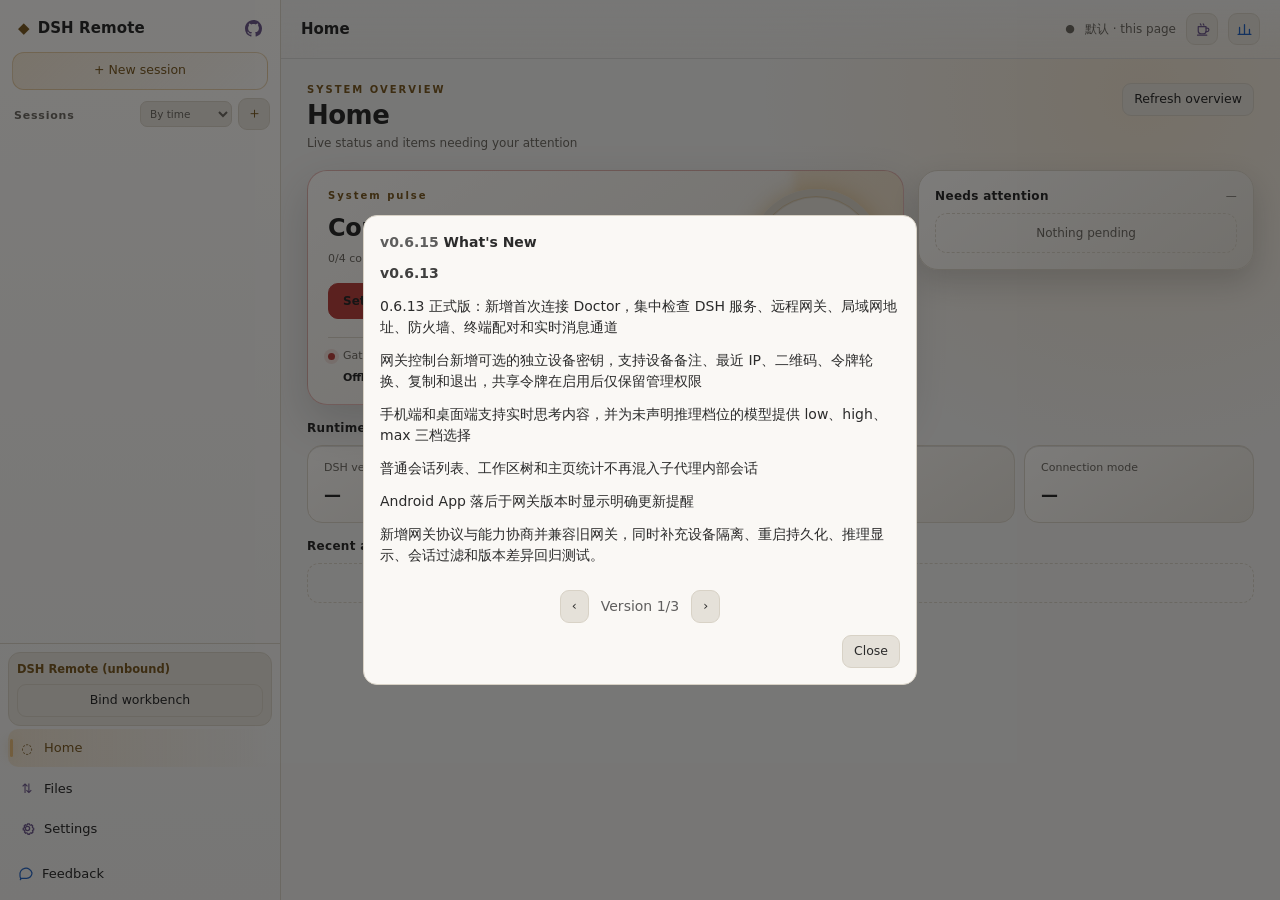
<file: gateway/public/desktop/desktop.html>
<!doctype html>
<html lang="zh-CN">
<head>
  <meta charset="utf-8">
  <meta name="viewport" content="width=device-width, initial-scale=1">
  <title>DSH Remote · 桌面</title>
  <script>/* 首帧前应用皮肤 */ (function(){try{var t=localStorage.getItem('dshTheme');if(t!=='default'&&t!=='dark'&&t!=='light'&&t!=='neutral'){t=window.matchMedia('(prefers-color-scheme: light)').matches?'light':'default'}document.documentElement.setAttribute('data-theme',t)}catch(e){}})()</script>
  <link rel="stylesheet" href="../theme-vars.css">
  <link rel="stylesheet" href="desktop.css">
</head>
<body>
  <div class="ds-app" id="ds-app">
    <aside class="ds-sidebar" id="ds-sidebar">
      <div class="ds-brand">
        <span class="ds-logo">◆</span><span class="ds-brand-name">DSH Remote</span>
        <a class="ds-gh" href="https://github.com/Blank-not-black/dsh-Remote" target="_blank" rel="noopener" data-i18n-title="ds.repo" data-i18n-aria="ds.repo">
          <svg viewBox="0 0 16 16" aria-hidden="true"><path d="M8 0C3.58 0 0 3.58 0 8a8.01 8.01 0 0 0 5.47 7.59c.4.08.55-.17.55-.38 0-.19-.01-.82-.01-1.49-2.01.37-2.53-.49-2.69-.94-.09-.23-.48-.94-.82-1.13-.28-.15-.68-.52-.01-.53.63-.01 1.08.58 1.23.82.72 1.21 1.87.87 2.33.66.07-.52.28-.87.51-1.07-1.78-.2-3.64-.89-3.64-3.95 0-.87.31-1.59.82-2.15-.08-.2-.36-1.02.08-2.12 0 0 .67-.21 2.2.82.64-.18 1.32-.27 2-.27s1.36.09 2 .27c1.53-1.04 2.2-.82 2.2-.82.44 1.1.16 1.92.08 2.12.51.56.82 1.27.82 2.15 0 3.07-1.87 3.75-3.65 3.95.29.25.54.73.54 1.48 0 1.07-.01 1.93-.01 2.2 0 .21.15.46.55.38A8.01 8.01 0 0 0 16 8c0-4.42-3.58-8-8-8Z"/></svg>
        </a>
      </div>
      <div class="ds-new-session">
        <button id="btn-new-session" class="ds-btn primary" data-i18n="ds.newSession">+ 新会话</button>
      </div>
      <div class="ds-section-head">
        <div class="ds-section-label" data-i18n="ds.sessions">会话</div>
        <select id="session-sort" class="ds-session-sort" data-i18n-aria="ds.sortLabel">
          <option value="time" data-i18n="ds.sortTime">按时间</option>
          <option value="workspace" data-i18n="ds.sortWorkspace">按工作区</option>
        </select>
        <button id="btn-new-workspace" class="ds-icon-btn ds-workspace-create" data-i18n-title="ds.newWorkspace" data-i18n-aria="ds.newWorkspace">＋</button>
      </div>
      <div class="ds-session-list" id="session-list"></div>
      <div class="ds-sidebar-foot">
        <div id="workbench-box" class="ds-workbench">
          <div id="wb-unbound" class="ds-wb-unbound">
            <div class="ds-wb-badge" data-i18n="wb.unbound">DSH Remote（未绑定）</div>
            <button id="btn-wb-bind" class="ds-btn ds-wb-bind-btn" data-i18n="wb.bind">绑定工作台</button>
            <div id="wb-api-hint" class="ds-wb-api-hint hidden" data-i18n="wb.apiMissing">工作台接口不可用（需更新网关）</div>
          </div>
          <div id="wb-bound" class="ds-wb-bound hidden">
            <button id="wb-head" class="ds-wb-head" type="button" aria-expanded="false">
              <span id="wb-caret" class="ds-wb-caret" aria-hidden="true">▸</span>
              <span id="wb-head-text" class="ds-wb-head-text"></span>
            </button>
            <div class="ds-wb-actions">
              <button id="btn-wb-path" class="ds-mini-btn" data-i18n="wb.viewPath">已绑定 workspace</button>
              <button id="btn-wb-unbind" class="ds-mini-btn" data-i18n="wb.unbind">解绑</button>
            </div>
            <div id="wb-panel" class="ds-wb-panel hidden"></div>
          </div>
        </div>
        <button class="ds-nav-item" data-view="view-overview"><span class="ds-nav-ico">◌</span><span data-i18n="ds.overview">主页</span></button>
        <button class="ds-nav-item" data-view="view-files"><span class="ds-nav-ico">⇅</span><span data-i18n="ds.files">文件传输</span></button>
        <button class="ds-nav-item" data-view="view-settings"><span class="ds-nav-ico"><svg viewBox="0 0 24 24" fill="none" stroke="currentColor" stroke-width="1.8" stroke-linecap="round" stroke-linejoin="round" aria-hidden="true"><circle cx="12" cy="12" r="3"/><path d="M19.4 15a1.7 1.7 0 0 0 .3 1.9l.1.1-1.8 1.8-.1-.1a1.7 1.7 0 0 0-1.9-.3 1.7 1.7 0 0 0-1 1.5v.2h-2.5v-.2a1.7 1.7 0 0 0-1-1.5 1.7 1.7 0 0 0-1.9.3l-.1.1-1.8-1.8.1-.1A1.7 1.7 0 0 0 8.1 15a1.7 1.7 0 0 0-1.5-1H6v-2.5h.2a1.7 1.7 0 0 0 1.5-1 1.7 1.7 0 0 0-.3-1.9l-.1-.1 1.8-1.8.1.1a1.7 1.7 0 0 0 1.9.3 1.7 1.7 0 0 0 1-1.5v-.2h2.5v.2a1.7 1.7 0 0 0 1 1.5 1.7 1.7 0 0 0 1.9-.3l.1-.1 1.8 1.8-.1.1a1.7 1.7 0 0 0-.3 1.9 1.7 1.7 0 0 0 1.5 1h.2V14h-.2a1.7 1.7 0 0 0-1.5 1Z"/></svg></span><span data-i18n="ds.settings">设置</span></button>
        <div class="ds-feedback">
          <button id="btn-feedback" class="ds-feedback-btn" aria-haspopup="menu" aria-expanded="false" data-i18n-title="ds.feedback" data-i18n-aria="ds.feedback">
            <svg viewBox="0 0 24 24" fill="none" stroke="currentColor" stroke-width="1.8" stroke-linecap="round" stroke-linejoin="round" aria-hidden="true"><path d="M21 12a8 8 0 0 1-8 8H5l-1.5 2L4 20a8 8 0 0 1-1-4 8 8 0 0 1 18-4Z"/></svg>
            <span data-i18n="ds.feedback">反馈</span>
          </button>
          <div id="feedback-menu" class="ds-feedback-menu hidden" role="menu" data-i18n-aria="ds.feedbackTitle">
            <button class="ds-feedback-item" id="btn-write-feedback" role="menuitem">
              <span class="ds-feedback-ico"><svg viewBox="0 0 24 24" fill="none" stroke="currentColor" stroke-width="1.7" stroke-linecap="round" stroke-linejoin="round" aria-hidden="true"><path d="M12 20h9"/><path d="M16.5 3.5a2.1 2.1 0 0 1 3 3L7 19l-4 1 1-4Z"/></svg></span>
              <span class="ds-feedback-body"><span class="ds-feedback-name" data-i18n="ds.feedbackWrite">写反馈</span><span class="ds-feedback-desc" data-i18n="ds.feedbackWriteDesc">App 内直接提交</span></span>
            </button>
            <a class="ds-feedback-item" href="https://github.com/Blank-not-black/dsh-Remote/issues" target="_blank" rel="noopener" role="menuitem">
              <span class="ds-feedback-ico"><svg viewBox="0 0 16 16" aria-hidden="true"><path d="M8 0C3.58 0 0 3.58 0 8a8.01 8.01 0 0 0 5.47 7.59c.4.08.55-.17.55-.38 0-.19-.01-.82-.01-1.49-2.01.37-2.53-.49-2.69-.94-.09-.23-.48-.94-.82-1.13-.28-.15-.68-.52-.01-.53.63-.01 1.08.58 1.23.82.72 1.21 1.87.87 2.33.66.07-.52.28-.87.51-1.07-1.78-.2-3.64-.89-3.64-3.95 0-.87.31-1.59.82-2.15-.08-.2-.36-1.02.08-2.12 0 0 .67-.21 2.2.82.64-.18 1.32-.27 2-.27s1.36.09 2 .27c1.53-1.04 2.2-.82 2.2-.82.44 1.1.16 1.92.08 2.12.51.56.82 1.27.82 2.15 0 3.07-1.87 3.75-3.65 3.95.29.25.54.73.54 1.48 0 1.07-.01 1.93-.01 2.2 0 .21.15.46.55.38A8.01 8.01 0 0 0 16 8c0-4.42-3.58-8-8-8Z"/></svg></span>
              <span class="ds-feedback-body"><span class="ds-feedback-name">GitHub Issues</span><span class="ds-feedback-desc" data-i18n="ds.feedbackGithubDesc">反馈 bug / 提建议</span></span>
            </a>
            <a class="ds-feedback-item" href="https://gitee.com/Blankneverfails/dsh-Remote/issues" target="_blank" rel="noopener" role="menuitem">
              <span class="ds-feedback-ico"><svg viewBox="0 0 24 24" fill="none" stroke="currentColor" stroke-width="1.7" stroke-linecap="round" stroke-linejoin="round" aria-hidden="true"><circle cx="12" cy="9" r="6"/><path d="M7.5 13.5 7 19a2 2 0 0 0 2 2h6a2 2 0 0 0 2-2l-.5-5.5"/><circle cx="10" cy="8.6" r=".5" fill="currentColor" stroke="none"/><circle cx="14" cy="8.6" r=".5" fill="currentColor" stroke="none"/><path d="M11 10.8c.6.5 1.4.5 2 0"/></svg></span>
              <span class="ds-feedback-body"><span class="ds-feedback-name">Gitee 反馈</span><span class="ds-feedback-desc" data-i18n="ds.feedbackGiteeDesc">国内镜像，无需代理</span></span>
            </a>
            <a class="ds-feedback-item" href="https://space.bilibili.com/419009275/dynamic" target="_blank" rel="noopener" role="menuitem">
              <span class="ds-feedback-ico"><svg viewBox="0 0 24 24" fill="none" stroke="currentColor" stroke-width="1.7" stroke-linecap="round" stroke-linejoin="round" aria-hidden="true"><rect x="3.5" y="6" width="17" height="11" rx="2"/><path d="M8.5 3.5v3M15.5 3.5v3"/><circle cx="9.2" cy="10.6" r=".5" fill="currentColor" stroke="none"/><circle cx="14.8" cy="10.6" r=".5" fill="currentColor" stroke="none"/><path d="M9.5 14c1.4 1 3.6 1 5 0"/></svg></span>
              <span class="ds-feedback-body"><span class="ds-feedback-name">B站交流</span><span class="ds-feedback-desc" data-i18n="ds.feedbackBiliDesc">UP 动态页交流</span></span>
            </a>
            <button class="ds-feedback-item" id="btn-copy-link" role="menuitem">
              <span class="ds-feedback-ico"><svg viewBox="0 0 24 24" fill="none" stroke="currentColor" stroke-width="1.7" stroke-linecap="round" stroke-linejoin="round" aria-hidden="true"><rect x="8" y="3" width="12" height="12" rx="2"/><path d="M16 8h3a1 1 0 0 1 1 1v11a1 1 0 0 1-1 1H8a1 1 0 0 1-1-1v-3"/></svg></span>
              <span class="ds-feedback-body"><span class="ds-feedback-name" data-i18n="ds.feedbackCopyLink">复制项目链接</span><span class="ds-feedback-desc" data-i18n="ds.feedbackCopyDesc">手动分享给朋友</span></span>
            </button>
          </div>
        </div>
      </div>
    </aside>

    <div class="ds-main">
      <header class="ds-topbar">
        <button id="btn-mobile-nav" class="ds-icon-btn" data-i18n-aria="ds.menu" data-i18n-title="ds.menu"><svg viewBox="0 0 24 24" fill="none" stroke="currentColor" stroke-width="1.8" stroke-linecap="round" aria-hidden="true"><path d="M4 6h16M4 12h16M4 18h16"/></svg></button>
        <div class="ds-title" id="ds-title" data-i18n="ds.sessions">会话</div>
        <span id="ds-session-status" class="ds-session-status hidden"></span>
        <button id="btn-rename-session" class="ds-icon-btn hidden" data-i18n-title="ds.sessionRename" data-i18n-aria="ds.sessionRename">✎</button>
        <button id="btn-archive-session" class="ds-btn hidden" data-i18n="ds.sessionArchive">归档</button>
        <div class="ds-top-right">
          <span class="ds-conn" id="conn-badge" title="">●</span>
          <span class="ds-server" id="server-badge"></span>
          <button id="btn-donate" class="ds-icon-btn" data-i18n-aria="ds.donate" data-i18n-title="ds.donate"><svg viewBox="0 0 24 24" fill="none" stroke="currentColor" stroke-width="1.7" stroke-linecap="round" stroke-linejoin="round" aria-hidden="true"><path d="M6 8h11v6a4 4 0 0 1-4 4H10a4 4 0 0 1-4-4Z"/><path d="M17 10h1.5a2.5 2.5 0 0 1 0 5H17M9 4c0 1 1 1.2 1 2M13 4c0 1 1 1.2 1 2M5 20h13"/></svg></button>
          <button id="btn-stats-top" class="ds-icon-btn" data-i18n-aria="ds.stats" data-i18n-title="ds.stats"><svg viewBox="0 0 24 24" fill="none" stroke="currentColor" stroke-width="1.8" stroke-linecap="round" stroke-linejoin="round" aria-hidden="true"><path d="M5 19V9M12 19V5M19 19v-7M3 19h18"/></svg></button>
        </div>
      </header>

      <main class="ds-content">
        <!-- 系统总览 -->
        <section id="view-overview" class="ds-view hidden">
          <div class="ds-overview-head">
            <div>
              <div class="ds-overview-eyebrow" data-i18n="ds.overviewEyebrow">SYSTEM OVERVIEW</div>
              <h1 class="ds-overview-title" data-i18n="ds.overview">主页</h1>
              <p class="ds-overview-subtitle" data-i18n="ds.overviewSubtitle">实时状态与需要你处理的事项</p>
            </div>
            <button id="ds-overview-refresh" class="ds-btn ds-overview-refresh" data-i18n="ds.refreshOverview">刷新总览</button>
          </div>
          <div class="ds-overview-grid">
            <div class="ds-overview-pulse-card">
              <div class="ds-overview-pulse-copy">
                <div class="ds-overview-eyebrow" data-i18n="ds.systemPulse">系统链路</div>
                <div id="ds-overview-status" class="ds-overview-status" data-i18n="ds.checking">检查中…</div>
                <div id="ds-overview-status-desc" class="ds-overview-status-desc">—</div>
                <button id="ds-overview-primary-action" class="ds-overview-primary-action" type="button" data-i18n="ds.action.openSession">打开最近会话</button>
              </div>
              <div id="ds-overview-pulse-ring" class="ds-system-pulse-ring" style="--pulse-pct:0%"><div class="ds-system-pulse-core"><strong id="ds-overview-health">—</strong><span id="ds-overview-health-caption">—</span></div></div>
              <div class="ds-overview-links">
                <div class="ds-overview-link" data-ds-overview-link="gateway"><i></i><span data-i18n="ds.gateway">网关</span><b>—</b></div>
                <div class="ds-overview-link" data-ds-overview-link="dsh"><i></i><span data-i18n="ds.dshUpstream">DSH 上游</span><b>—</b></div>
                <div class="ds-overview-link" data-ds-overview-link="mux"><i></i><span data-i18n="ds.mux">实时 mux</span><b>—</b></div>
                <div class="ds-overview-link" data-ds-overview-link="host"><i></i><span data-i18n="ds.host">实时 host</span><b>—</b></div>
              </div>
            </div>
            <div class="ds-overview-side">
              <div class="ds-overview-panel-head"><span data-i18n="ds.attention">需要你处理</span><span id="ds-overview-attention-count" class="ds-overview-meta"></span></div>
              <div id="ds-overview-attention-list" class="ds-overview-attention-list"></div>
            </div>
          </div>
          <div class="ds-overview-panel-head ds-overview-runtime-head"><span data-i18n="ds.runtime">运行指标</span></div>
          <div class="ds-overview-metrics">
            <div class="ds-overview-metric"><span data-i18n="ds.dshVersion">DSH 版本</span><strong id="ds-overview-dsh-version">—</strong></div>
            <div class="ds-overview-metric"><span data-i18n="ds.gatewayStatus">网关状态</span><strong id="ds-overview-gateway-version">—</strong></div>
            <div class="ds-overview-metric"><span data-i18n="ds.activeSessions">活跃会话</span><strong id="ds-overview-active-sessions">0</strong></div>
            <div class="ds-overview-metric"><span data-i18n="ds.connectionMode">连接模式</span><strong id="ds-overview-connection-mode">—</strong></div>
          </div>
          <div class="ds-overview-panel-head ds-overview-runtime-head"><span data-i18n="ds.recentActivity">近期活动</span><span id="ds-overview-active-count" class="ds-overview-meta"></span></div>
          <div id="ds-overview-session-list" class="ds-overview-session-list"></div>
        </section>

        <!-- 会话列表视图(窄屏回退用) -->
        <section id="view-sessions" class="ds-view">
          <div class="ds-section-label mobile-only" data-i18n="ds.sessions">会话</div>
          <div id="mobile-session-list" class="ds-session-list"></div>
        </section>

        <!-- 会话详情 -->
        <section id="view-chat" class="ds-view">
          <div id="session-cards" class="ds-session-cards"></div>
          <div id="queue-dock" class="ds-queue-dock hidden" aria-live="polite"></div>
          <div id="history" class="ds-history" aria-live="polite"></div>
          <div class="ds-composer">
            <div id="composer-status" class="ds-composer-status hidden" role="status" aria-live="polite"><span class="ds-composer-status-dot" aria-hidden="true"></span><span data-i18n="ds.composerRunning">运行中…</span></div>
            <textarea id="composer" rows="1" data-i18n-placeholder="ds.composerPlaceholder" placeholder="输入消息…"></textarea>
            <div class="ds-composer-actions">
              <div class="ds-composer-left">
                <div style="position:relative">
                  <button id="btn-cmd" class="ds-btn" data-i18n="ds.commands">指令</button>
                  <div id="cmd-menu" class="ds-group-menu hidden" style="width:280px; left:0; right:auto; top:auto; bottom:calc(100% + 8px)">
                    <button class="ds-feedback-item" data-ds-cmd="/compact" data-i18n="ds.cmdCompact">/compact 压缩对话历史</button>
                    <button class="ds-feedback-item" data-ds-cmd="/export" data-i18n="ds.cmdExport">/export 导出会话日志 ZIP</button>
                    <button class="ds-feedback-item" data-ds-cmd="/feedback" data-i18n="ds.cmdFeedback">/feedback 反馈当前会话</button>
                    <button class="ds-feedback-item" data-ds-cmd="/goal" data-i18n="ds.cmdGoal">/goal 设置/查看任务目标</button>
                    <button class="ds-feedback-item" data-ds-cmd="/permission" data-i18n="ds.cmdPermission">/permission 切换权限预设</button>
                    <button class="ds-feedback-item" data-ds-cmd="/plan" data-i18n="ds.cmdPlan">/plan 进入/退出计划模式</button>
                  </div>
                </div>
                <div style="position:relative">
                  <button id="btn-preset" class="ds-btn" data-i18n="ds.presets">预设</button>
                  <div id="preset-menu" class="ds-group-menu hidden" style="width:260px; left:0; right:auto; top:auto; bottom:calc(100% + 8px)"></div>
                </div>
                <div style="position:relative">
                  <button id="btn-model" class="ds-btn" data-i18n="ds.models">模型</button>
                  <div id="model-menu" class="ds-group-menu hidden" style="width:360px; left:0; right:auto; top:auto; bottom:calc(100% + 8px)"></div>
                </div>
              </div>
              <div class="ds-composer-right">
                <button id="btn-cancel" class="ds-btn ds-stop-btn hidden" data-i18n="ds.sessionStop">停止本轮</button>
                <button id="btn-send" class="ds-btn primary ds-send-btn" data-i18n-aria="ds.send" data-i18n-title="ds.send" aria-label="发送">↑</button>
              </div>
            </div>
          </div>
        </section>

        <!-- 文件传输 -->
        <section id="view-files" class="ds-view hidden">
          <div class="ds-section-label" data-i18n="ds.files">文件传输</div>
          <div class="ds-fs-bar">
            <button id="fs-up" class="ds-btn" data-i18n="ds.fsUp">上级</button>
            <span id="fs-path" class="ds-fs-path">/</span>
            <button id="fs-new-workspace" class="ds-btn" data-i18n="ds.fsNewWorkspace">新建工作区</button>
            <button id="fs-refresh" class="ds-btn" data-i18n="ds.fsRefresh">刷新</button>
          </div>
          <div id="fs-list" class="ds-fs-list"></div>
        </section>

        <!-- 设置 -->
        <section id="view-settings" class="ds-view hidden">
          <div class="ds-section-label" data-i18n="ds.settings">设置</div>
          <div id="settings-home">
            <div class="ds-settings">
              <div class="ds-setting-row" data-settings-group="general" style="cursor:pointer">
                <div><div class="ds-setting-name" data-i18n="ds.groupGeneral">通用</div><div class="ds-setting-desc" data-i18n="ds.groupGeneralDesc">工具调用、预设提示词</div></div>
                <span class="ds-setting-arrow" aria-hidden="true">›</span>
              </div>
              <div class="ds-setting-row" data-settings-group="servers" style="cursor:pointer">
                <div><div class="ds-setting-name" data-i18n="ds.groupServers">服务器</div><div class="ds-setting-desc" data-i18n="ds.groupServersDesc">服务器地址</div></div>
                <span class="ds-setting-arrow" aria-hidden="true">›</span>
              </div>
              <div class="ds-setting-row" data-settings-group="theme" style="cursor:pointer">
                <div><div class="ds-setting-name" data-i18n="ds.groupTheme">皮肤</div><div class="ds-setting-desc" data-i18n="ds.groupThemeDesc">配色主题</div></div>
                <span class="ds-setting-arrow" aria-hidden="true">›</span>
              </div>
              <div class="ds-setting-row" data-settings-group="about" style="cursor:pointer">
                <div><div class="ds-setting-name" data-i18n="ds.groupAbout">关于</div><div class="ds-setting-desc" data-i18n="ds.groupAboutDesc">版本信息</div></div>
                <span class="ds-setting-arrow" aria-hidden="true">›</span>
              </div>
            </div>
            <div class="ds-settings">
              <div class="ds-setting-row">
                <div><div class="ds-setting-name" data-i18n="ds.tokenTitle">访问令牌</div><div class="ds-setting-desc" id="token-desc"></div></div>
                <button id="btn-copy-token" class="ds-btn" data-i18n="ds.copyToken">复制</button>
              </div>
              <div class="ds-setting-row">
                <div><div class="ds-setting-name" data-i18n="ds.langTitle">语言 / Language</div></div>
                <button id="btn-lang" class="ds-btn">EN</button>
              </div>
            </div>
          </div>

          <div id="settings-page-general" class="ds-settings hidden">
            <div class="ds-setting-row" data-settings-back style="cursor:pointer">
              <button class="ds-btn" data-i18n="ds.back">‹ 返回</button>
              <div class="ds-setting-name" data-i18n="ds.groupGeneral">通用</div>
            </div>
            <div class="ds-setting-row">
              <div><div class="ds-setting-name" data-i18n="presets.title">预设提示词</div><div class="ds-setting-desc"><span data-i18n="presets.desc">常用提示词，对话界面一键插入（最多 20 条）</span> <span id="preset-count-home"></span></div></div>
              <button id="btn-manage-presets" class="ds-btn" data-i18n="presets.manage">管理</button>
            </div>
          </div>

          <div id="settings-page-servers" class="ds-settings hidden">
            <div class="ds-setting-row" data-settings-back style="cursor:pointer">
              <button class="ds-btn" data-i18n="ds.back">‹ 返回</button>
              <div class="ds-setting-name" data-i18n="ds.groupServers">服务器</div>
            </div>
            <div class="ds-setting-row">
              <div><div class="ds-setting-name" data-i18n="ds.serversTitle">服务器（分组）</div><div class="ds-setting-desc" id="server-desc"></div></div>
              <button id="btn-server-speed" class="ds-btn" data-i18n="ds.speedTest">测速</button>
            </div>
            <div class="ds-group-bar">
              <label data-i18n="ds.currentGroup">当前组</label>
              <div class="ds-group-select" id="group-select">
                <button id="group-select-btn" class="ds-select-btn" type="button"><span id="group-select-label">默认</span><span class="caret">▾</span></button>
                <div id="group-select-menu" class="ds-group-menu hidden"></div>
              </div>
              <button id="btn-group-add" class="ds-btn" data-i18n="ds.addGroup">+ 组</button>
            </div>
            <div id="server-list" class="ds-server-list"></div>
            <div class="ds-server-add">
              <input id="server-input" type="url" placeholder="http://IP:8787">
              <button id="btn-server-add" class="ds-btn" data-i18n="ds.addServer">添加</button>
            </div>
          </div>

          <div id="settings-page-theme" class="ds-settings hidden">
            <div class="ds-setting-row" data-settings-back style="cursor:pointer">
              <button class="ds-btn" data-i18n="ds.back">‹ 返回</button>
              <div class="ds-setting-name" data-i18n="ds.groupTheme">皮肤</div>
            </div>
            <div class="ds-setting-row">
              <div><div class="ds-setting-name" data-i18n="ds.themeTitle">皮肤</div><div class="ds-setting-desc" data-i18n="ds.themeDesc">四套皮肤</div></div>
              <button id="btn-theme" class="ds-btn">默认深空</button>
            </div>
          </div>

          <div id="settings-page-about" class="ds-settings hidden">
            <div class="ds-setting-row" data-settings-back style="cursor:pointer">
              <button class="ds-btn" data-i18n="ds.back">‹ 返回</button>
              <div class="ds-setting-name" data-i18n="ds.groupAbout">关于</div>
            </div>
            <div class="ds-setting-row" id="btn-donate-about" style="cursor:pointer">
              <div><div class="ds-setting-name" data-i18n="ds.donate">赞赏支持</div><div class="ds-setting-desc" data-i18n="ds.donateDesc">如果 dsh-remote 帮到了你，欢迎赞赏支持开发 ☕</div></div>
              <span class="ds-setting-arrow" aria-hidden="true">›</span>
            </div>
          </div>
        </section>

      </main>
    </div>

    <!-- 右下角审批/提问通知卡片栈 -->
    <div class="ds-toast-stack" id="notif-stack" aria-live="polite"></div>

    <!-- 统计抽屉 -->
    <div class="ds-drawer hidden" id="stats-drawer" aria-hidden="true">
      <div class="ds-drawer-head">
        <span data-i18n="ds.stats">统计</span>
        <button class="ds-mini" id="stats-drawer-close" data-i18n-aria="ds.ignore" data-i18n-title="ds.ignore">✕</button>
      </div>
      <div class="ds-drawer-body">
        <div class="ds-stat-grid" id="stats-cards"></div>
        <div id="stats-legend" class="ds-stats-legend"></div>
        <div id="stats-chart" class="ds-stats-chart"></div>
        <div id="stats-note" class="ds-stats-note"></div>
      </div>
    </div>
  </div>

  <!-- 提问回答模态(多问题仍用模态) -->
  <div id="modal-question" class="ds-modal hidden" role="dialog" aria-modal="true">
    <div class="ds-modal-card">
      <div class="ds-modal-title" data-i18n="ds.questionTitle">回答问题</div>
      <div id="question-body" class="ds-modal-body"></div>
      <div class="ds-modal-actions">
        <button id="btn-question-cancel" class="ds-btn" data-i18n="ds.ignore">忽略</button>
        <button id="btn-question-submit" class="ds-btn primary" data-i18n="ds.submit">提交</button>
      </div>
    </div>
  </div>

  <div id="modal-rename" class="ds-modal hidden" role="dialog" aria-modal="true" aria-labelledby="rename-session-title">
    <div class="ds-modal-card">
      <div id="rename-session-title" class="ds-modal-title" data-i18n="ds.sessionRenameTitle">重命名会话</div>
      <div class="ds-modal-body">
        <input id="rename-session-input" class="ds-text-input" maxlength="160" autocomplete="off" data-i18n-placeholder="ds.sessionRenamePlaceholder" placeholder="输入新的会话名称">
      </div>
      <div class="ds-modal-actions">
        <button id="rename-cancel" class="ds-btn" data-i18n="ds.cancel">取消</button>
        <button id="rename-confirm" class="ds-btn primary" data-i18n="ds.sessionRenameConfirm">保存</button>
      </div>
    </div>
  </div>

  <!-- 写反馈模态 -->
  <div id="modal-feedback" class="ds-modal hidden" role="dialog" aria-modal="true">
    <div class="ds-modal-card">
      <div class="ds-modal-title" data-i18n="ds.feedbackModalTitle">写反馈</div>
      <div class="ds-modal-body">
        <div class="ds-fb-chips" id="fb-chips">
          <button class="ds-fb-chip current" data-fb-type="bug" data-i18n="ds.feedbackTypeBug">Bug</button>
          <button class="ds-fb-chip" data-fb-type="suggestion" data-i18n="ds.feedbackTypeSuggestion">建议</button>
          <button class="ds-fb-chip" data-fb-type="other" data-i18n="ds.feedbackTypeOther">其他</button>
        </div>
        <textarea id="fb-msg" class="ds-fb-textarea" rows="5" maxlength="2000" data-i18n-placeholder="ds.feedbackMessagePlaceholder" placeholder="请描述遇到的问题或建议（必填，≤2000 字）"></textarea>
        <input id="fb-contact" class="ds-fb-input" maxlength="200" data-i18n-placeholder="ds.feedbackContactPlaceholder" placeholder="联系方式（可选）：邮箱 / 微信 / B站 ID">
      </div>
      <div class="ds-modal-actions">
        <button id="fb-cancel" class="ds-btn" data-i18n="ds.feedbackCancel">取消</button>
        <button id="fb-submit" class="ds-btn primary" data-i18n="ds.feedbackSubmit">提交</button>
      </div>
    </div>
  </div>

  <!-- 新建工作区模态 -->
  <div id="modal-workspace" class="ds-modal hidden" role="dialog" aria-modal="true">
    <div class="ds-modal-card">
      <div class="ds-modal-title" data-i18n="ds.workspaceCreateTitle">新建工作区</div>
      <div class="ds-modal-body">
        <p class="ds-workspace-create-desc" data-i18n="ds.workspaceCreateDesc">将在当前文件目录下创建文件夹，并自动打开新会话。</p>
        <div class="ds-workspace-create-location"><span data-i18n="ds.workspaceParent">父目录</span><code id="workspace-parent-path">~</code></div>
        <input id="workspace-name" class="ds-workspace-name" maxlength="120" autocomplete="off" data-i18n-placeholder="ds.workspaceNamePlaceholder" placeholder="例如：my-project">
      </div>
      <div class="ds-modal-actions">
        <button id="workspace-cancel" class="ds-btn" data-i18n="ds.cancel">取消</button>
        <button id="workspace-create" class="ds-btn primary" data-i18n="ds.workspaceCreate">创建并打开</button>
      </div>
    </div>
  </div>

  <!-- 预设提示词管理模态 -->
  <div id="modal-presets" class="ds-modal hidden" role="dialog" aria-modal="true">
    <div class="ds-modal-card">
      <div class="ds-modal-title" data-i18n="presets.title">预设提示词</div>
      <div class="ds-modal-body">
        <div class="ds-preset-toolbar">
          <span id="preset-count" class="ds-preset-count"></span>
          <button id="btn-preset-add" class="ds-btn" data-i18n="presets.add">新增</button>
        </div>
        <div id="preset-list" class="ds-preset-list"></div>
      </div>
      <div class="ds-modal-actions">
        <button id="btn-presets-close" class="ds-btn" data-i18n="ds.close">关闭</button>
      </div>
    </div>
  </div>

  <div id="modal-workbench" class="ds-modal hidden" role="dialog" aria-modal="true">
    <div class="ds-modal-card ds-wb-modal-card">
      <div class="ds-modal-title" data-i18n="wb.modalTitle">绑定工作台</div>
      <div class="ds-modal-body">
        <div class="ds-wb-modal-desc" data-i18n="wb.modalDesc">选择工作台根目录，其下每个子文件夹会自动成为项目工作区。</div>
        <div class="ds-wb-fsbar">
          <button id="wb-fs-up" class="ds-btn" data-i18n="wb.up">上级</button>
          <span id="wb-fs-path" class="ds-wb-fs-path">~</span>
          <button id="wb-fs-home" class="ds-btn" data-i18n="wb.home">根目录</button>
        </div>
        <div id="wb-fs-list" class="ds-wb-fs-list"></div>
        <div class="ds-wb-manual">
          <input id="wb-path-input" type="text" autocomplete="off" data-i18n-placeholder="wb.pathPlaceholder" placeholder="或手动输入绝对路径…">
          <button id="btn-wb-bind-manual" class="ds-btn primary" data-i18n="wb.bind">绑定</button>
        </div>
      </div>
      <div class="ds-modal-actions">
        <button id="btn-wb-modal-close" class="ds-btn" data-i18n="ds.cancel">取消</button>
      </div>
    </div>
  </div>

  <!-- 赞赏支持模态 -->
  <div id="modal-donate" class="ds-modal hidden" role="dialog" aria-modal="true">
    <div class="ds-modal-card">
      <div class="ds-modal-title" data-i18n="ds.donate">赞赏支持</div>
      <div class="ds-modal-body donate-body">
        <img src="../donate.png" alt="" class="donate-img" style="display:block;margin:0 auto;max-width:100%;max-height:60vh;border-radius:8px">
        <p class="donate-thanks" data-i18n="ds.donateThanks" style="text-align:center;margin-top:12px">感谢你的支持 ☕</p>
      </div>
      <div class="ds-modal-actions">
        <button id="btn-donate-close" class="ds-btn" data-i18n="ds.donateClose">关闭</button>
      </div>
    </div>
  </div>

  <!-- 更新内容模态 -->
  <div id="modal-notes" class="ds-modal hidden" role="dialog" aria-modal="true">
    <div class="ds-modal-card">
      <div class="ds-modal-title"><span id="notes-version" style="opacity:.75"></span> <span data-i18n="ds.notesTitle">更新内容</span></div>
      <div class="ds-modal-body notes-body">
        <div id="notes-pages" class="notes-pages" style="display:flex;overflow-x:auto;scroll-snap-type:x mandatory;gap:12px;scrollbar-width:none;-ms-overflow-style:none;"></div>
        <div class="notes-nav" style="display:flex;align-items:center;justify-content:center;gap:12px;margin-top:8px;">
          <button id="notes-prev" class="ds-btn" aria-label="‹">‹</button>
          <span id="notes-page" style="opacity:.75">1/1</span>
          <button id="notes-next" class="ds-btn" aria-label="›">›</button>
        </div>
      </div>
      <div class="ds-modal-actions">
        <button id="notes-close" class="ds-btn" data-i18n="ds.notesClose">关闭</button>
      </div>
    </div>
  </div>

  <div id="toast" class="ds-toast hidden" role="status" aria-live="polite"></div>
  <div id="ds-tip" class="ds-tip hidden" role="tooltip" aria-hidden="true"></div>

  <script>
    window.DESKTOP_STR = {
      zh: {
        'ds.repo': 'GitHub 仓库', 'ds.newSession': '+ 新会话', 'ds.newWorkspace': '新建工作区', 'ds.sessions': '会话', 'ds.overview': '主页', 'ds.overviewEyebrow': 'SYSTEM OVERVIEW', 'ds.overviewSubtitle': '实时状态与需要你处理的事项',
        'ds.systemPulse': '系统链路', 'ds.systemNominal': '系统链路正常', 'ds.systemDegraded': '部分链路需要关注', 'ds.systemOffline': '连接已断开', 'ds.checking': '检查中…', 'ds.components': '{n}/4 个模块在线', 'ds.live': 'LIVE', 'ds.allLinked': '全部链路', 'ds.offlineCore': 'OFFLINE',
        'ds.gateway': '网关', 'ds.dshUpstream': 'DSH 上游', 'ds.mux': '实时 mux', 'ds.host': '实时 host', 'ds.online': '在线', 'ds.offlineShort': '离线',
        'ds.attention': '需要你处理', 'ds.runtime': '运行指标', 'ds.recentActivity': '近期活动', 'ds.dshVersion': 'DSH 版本', 'ds.gatewayStatus': '网关状态', 'ds.activeSessions': '活跃会话', 'ds.connectionMode': '连接模式', 'ds.liveWs': '实时 WS', 'ds.poll': '降级轮询', 'ds.running': '运行中', 'ds.noReason': '无说明', 'ds.noActivity': '暂无后台活动', 'ds.noSessions': '暂无会话', 'ds.refreshOverview': '刷新总览', 'ds.pendingCount': '{n} 项待处理', 'ds.activeCount': '{n} 个活跃会话', 'ds.nothingPending': '暂无事项', 'ds.action.openSession': '打开最近会话', 'ds.action.newSession': '新建会话', 'ds.action.attention': '处理待办', 'ds.action.connect': '去设置连接', 'ds.action.refresh': '重新检查连接',
        'ds.sortLabel': '会话排序', 'ds.sortTime': '按时间', 'ds.sortWorkspace': '按工作区', 'ds.workspace': '工作区', 'ds.workspaceUnknown': '未指定工作区', 'ds.wbOrderSaved': '顺序已保存到当前设备',
        'ds.files': '文件传输', 'ds.settings': '设置', 'ds.stats': '统计', 'ds.menu': '导航',
        'ds.send': '发送', 'ds.composerPlaceholder': '输入消息，Enter 发送…', 'ds.composerRunning': '运行中…', 'ds.presets': '预设', 'ds.sessionRename': '重命名会话', 'ds.sessionRenameTitle': '重命名会话', 'ds.sessionRenamePlaceholder': '输入新的会话名称', 'ds.sessionRenameConfirm': '保存', 'ds.sessionRenameFailed': '重命名失败', 'ds.sessionRenameEmpty': '会话名称不能为空', 'ds.sessionRenamed': '会话名称已更新', 'ds.sessionArchive': '归档', 'ds.sessionArchiveConfirm': '归档这个会话？归档后可在“显示已归档”中打开。', 'ds.sessionArchived': '会话已归档', 'ds.sessionStop': '停止本轮', 'ds.sessionStopConfirm': '停止当前回合？排队中的消息不会被删除。', 'ds.sessionStopFailed': '停止失败', 'ds.sessionStopRequested': '已请求停止本轮', 'ds.sessionRecovering': '恢复会话中…', 'ds.sessionReady': '会话已恢复', 'ds.sessionRecoveryFailed': '会话恢复失败',
        'ds.commands': '指令',
        'ds.cmdCompact': '/compact 压缩对话历史', 'ds.cmdExport': '/export 导出会话日志 ZIP',
        'ds.cmdFeedback': '/feedback 反馈当前会话', 'ds.cmdGoal': '/goal 设置/查看任务目标',
        'ds.cmdPermission': '/permission 切换权限预设', 'ds.cmdPlan': '/plan 进入/退出计划模式',
        'ds.fsUp': '上级', 'ds.fsNewWorkspace': '新建工作区', 'ds.fsRefresh': '刷新', 'ds.fsEmpty': '目录为空',
        'ds.workspaceCreateTitle': '新建工作区', 'ds.workspaceCreateDesc': '将在当前文件目录下创建文件夹，并自动打开新会话。', 'ds.workspaceParent': '父目录', 'ds.workspaceNamePlaceholder': '例如：my-project', 'ds.workspaceCreate': '创建并打开', 'ds.cancel': '取消', 'ds.workspaceNameRequired': '请输入工作区名称', 'ds.workspaceExists': '该目录已存在', 'ds.workspaceInvalidName': '名称不能包含路径分隔符', 'ds.workspaceCreateFailed': '创建工作区失败', 'ds.workspaceCreated': '工作区已创建', 'ds.workspaceCreatedNoSession': '工作区已创建，但新会话未能打开',
        'ds.groupGeneral': '通用', 'ds.groupGeneralDesc': '工具调用、预设提示词',
        'ds.groupServers': '服务器', 'ds.groupServersDesc': '服务器地址',
        'ds.groupNotify': '通知', 'ds.groupNotifyDesc': '通知与提醒',
        'ds.groupTheme': '皮肤', 'ds.groupThemeDesc': '配色主题',
        'ds.groupAbout': '关于', 'ds.groupAboutDesc': '版本信息',
        'ds.donate': '赞赏支持', 'ds.donateDesc': '如果 dsh-remote 帮到了你，欢迎赞赏支持开发 ☕', 'ds.donateThanks': '感谢你的支持 ☕', 'ds.donateClose': '关闭',
        'ds.notesTitle': '更新内容', 'ds.notesClose': '关闭', 'ds.notesPage': '版本号 {current}/{total}',
        'ds.back': '‹ 返回', 'ds.emptyGroup': '暂无设置项',
        'ds.serversTitle': '服务器（分组）', 'ds.speedTest': '测速', 'ds.currentGroup': '当前组',
        'ds.addGroup': '+ 组', 'ds.addServer': '添加', 'ds.tokenTitle': '访问令牌', 'ds.copyToken': '复制',
        'ds.themeTitle': '皮肤', 'ds.themeDesc': '默认深空 / 落日 / 易北爱乐厅 / 草原孤塔', 'ds.langTitle': '语言 / Language',
        'ds.feedbackTitle': '反馈渠道', 'ds.feedbackDesc': 'GitHub / Gitee / B站：反馈 bug、提建议、唠嗑',
        'ds.feedback': '反馈', 'ds.feedbackGithubDesc': '反馈 bug / 提建议', 'ds.feedbackGiteeDesc': '国内镜像，无需代理',
        'ds.feedbackBiliDesc': 'UP 动态页交流', 'ds.feedbackCopyLink': '复制项目链接', 'ds.feedbackCopyDesc': '手动分享给朋友',
        'ds.feedbackCopied': '项目链接已复制', 'ds.feedbackCopyFailed': '复制失败，请手动复制',
        'ds.feedbackWrite': '写反馈', 'ds.feedbackWriteDesc': 'App 内直接提交', 'ds.feedbackModalTitle': '写反馈',
        'ds.feedbackTypeBug': 'Bug', 'ds.feedbackTypeSuggestion': '建议', 'ds.feedbackTypeOther': '其他',
        'ds.feedbackMessagePlaceholder': '请描述遇到的问题或建议（必填，≤2000 字）',
        'ds.feedbackContactPlaceholder': '联系方式（可选）：邮箱 / 微信 / B站 ID',
        'ds.feedbackCancel': '取消', 'ds.feedbackSubmit': '提交',
        'ds.feedbackEmpty': '请填写描述内容', 'ds.feedbackTooLong': '描述不能超过 2000 字',
        'ds.feedbackSubmitted': '已提交，感谢反馈',
        'ds.feedbackRateLimited': '提交太频繁，请 5 分钟后再试', 'ds.feedbackSubmitFailed': '提交失败：{msg}', 'ds.feedbackNetworkError': '网络错误',
        'ds.questionTitle': '回答问题', 'ds.ignore': '忽略', 'ds.submit': '提交',
        'ds.connOn': '已连接', 'ds.connOff': '未连接', 'ds.connIng': '连接中',
        'ds.connReconnecting': '重连中…', 'ds.connReconnectIn': '重连中 {n}s', 'ds.connOffline': '离线', 'ds.connFailed': '连接失败',
        'ds.connPollTitle': '当前网络不支持实时推送，已降级为轮询（延迟数秒）',
        'ds.currentServer': '{group} · {url}', 'ds.origin': '当前页面',
        'ds.toastSent': '已发送', 'ds.toastCopied': '令牌已复制', 'ds.toastAuth': '令牌无效',
        'ds.toastConnFailed': '连接失败', 'ds.toastOpFailed': '操作失败',
        'ds.sessionsEmpty': '暂无会话', 'ds.loading': '加载中…',
        'ds.historyLoading': '加载历史…', 'ds.historyEmpty': '暂无消息',
        'ds.allow': '允许', 'ds.reject': '拒绝',
        'ds.approvalTitle': '工具审批', 'ds.questionNotify': '需要回答',
        'ds.approvalBody': '{tool} · {server}', 'ds.approvalReason': '原因：{reason}',
        'ds.allowed': '已允许', 'ds.rejected': '已拒绝', 'ds.ignored': '已忽略',
        'ds.stale': '请求已失效', 'ds.pendingSubmitFailed': '提交失败：{msg}',
        'ds.statsTodayTokens': '今日 Token', 'ds.statsTodayCost': '今日费用', 'ds.statsPeakShare': '高峰占比',
        'ds.statsInput': '未缓存输入', 'ds.statsCacheRead': '缓存命中', 'ds.statsCacheWrite': '缓存写入', 'ds.statsOutput': '输出',
        'ds.statsPeak': '高峰', 'ds.statsOff': '空闲', 'ds.statsDays': '近 {n} 天',
        'ds.statsGatewayDown': '统计需要网关运行', 'ds.statsEmpty': '暂无统计',
        'ds.statsNote': '注：本数据仅在使用 DeepSeek 官方 API 时估算；基于 token 计算，与官网账单可能有出入，一切以官网为准。统计自 2026-08-17 定价生效日起。',
        'ds.serversEmpty': '未添加备用服务器', 'ds.serversUntested': '未测速', 'ds.serversCurrent': ' · 当前',
        'ds.serversUnreachable': '不可达', 'ds.serversDelete': '删除', 'ds.serversEdit': '编辑',
        'ds.serversNeedAddress': '请输入服务器地址', 'ds.serversBadProtocol': '地址需以 http:// 或 https:// 开头',
        'ds.serversDuplicate': '该地址已存在', 'ds.serversAdded': '已添加', 'ds.serversEdited': '已更新',
        'ds.serversRemovedActive': '已删除当前服务器，重新测速…',
        'ds.serversCurrentDesc': '当前：{group} · {url}（{ms}）',
        'ds.serversPromptNote': '服务器备注（可留空）：', 'ds.serversPromptEditUrl': '编辑服务器地址：',
        'ds.serversPromptEditNote': '编辑备注（{url}）：', 'ds.serversPromptEditGroup': '所属组：',
        'ds.serversManualSelected': '已切换至：{url}',
        'ds.speedTesting': '正在测速…', 'ds.speedSwitched': '已切换到：{url}（{ms}ms）',
        'ds.speedAlreadyBest': '当前已是最快：{url}（{ms}ms）', 'ds.speedAllDown': '全部服务器不可达',
        'ds.speedManualUsing': '手动模式：{url}（{ms}）',
        'ds.groupsNoServer': '组内暂无服务器', 'ds.groupsAutoSelect': '自动选择最快', 'ds.groupsDelete': '删除组',
        'ds.groupsAutoOn': '{group} 已切换为自动选择', 'ds.groupsAutoOff': '{group} 已切换为手动选择',
        'ds.groupsSwitched': '已切换到组：{group}', 'ds.groupsSwitchHint': '点击切换当前组，双击重命名',
        'ds.groupsPromptAdd': '新组名：', 'ds.groupsDuplicate': '组名已存在', 'ds.groupsAdded': '已创建组：{group}',
        'ds.groupsPromptRename': '重命名组「{group}」：', 'ds.groupsRenamed': '组已重命名',
        'ds.groupsCannotDeleteDefault': '默认组不可删除',
        'ds.groupsConfirmDelete': '删除组「{group}」？组内服务器将归入默认组。', 'ds.groupsDeleted': '组已删除',
        'ds.theme.default': '默认深空', 'ds.theme.dark': '落日', 'ds.theme.light': '易北爱乐厅', 'ds.theme.neutral': '草原孤塔',
        'ds.role.me': '我', 'ds.role.dsh': 'DSH', 'ds.toolDefault': '工具',
        'ds.eventSystemReminder': '系统提示',
        'ds.questionOptions': '选项', 'ds.questionCustom': '自定义回答',
        'ds.questionNeedAnswer': '请选择一个选项或填写自定义回答', 'ds.questionSubmitted': '已提交回答',
        'ds.questionFrom': '来自 {server}',
        'ds.models': '模型', 'ds.close': '关闭',
        'ds.presetsEmpty': '暂时未设置快捷提示词', 'ds.presetsGuide': '去设置 → 通用 → 预设提示词 管理添加',
        'presets.title': '预设提示词', 'presets.desc': '常用提示词，对话界面一键插入（最多 20 条）', 'presets.manage': '管理',
        'presets.add': '新增', 'presets.edit': '编辑', 'presets.delete': '删除', 'presets.empty': '暂无预设',
        'presets.menuTitle': '预设', 'presets.namePrompt': '预设名称（≤20 字）：', 'presets.textPrompt': '预设内容（≤2000 字）：',
        'presets.nameEmpty': '名称不能为空', 'presets.nameTooLong': '名称不能超过 20 字', 'presets.textTooLong': '内容不能超过 2000 字', 'presets.limit': '最多 20 条预设', 'presets.added': '预设已添加',
        'presets.confirmDelete': '删除预设「{name}」？', 'presets.saved': '预设已保存', 'presets.deleted': '预设已删除',
        'goal.title': '目标', 'goal.pause': '暂停', 'goal.resume': '继续', 'goal.complete': '完成', 'goal.edit': '改目标', 'goal.clear': '清除',
        'goal.none': '当前会话没有目标', 'goal.confirmClear': '清除当前目标？(不会删除会话)', 'goal.confirmComplete': '将目标标记为完成？',
        'goal.actionFailed': '目标操作失败', 'goal.actionSubmitted': '目标操作已提交',
        'goal.cannotEmpty': '目标不能为空', 'goal.updateFailed': '更新失败', 'goal.updated': '目标已更新', 'goal.editPrompt': '修改目标：',
        'todos.title': '任务清单',
        'subagent.title': '子代理', 'subagent.count': '子代理 · {n} 个', 'subagent.expand': '展开子代理', 'subagent.collapse': '收起子代理', 'subagent.diagnostic': '诊断项', 'subagent.running': '· 运行中', 'subagent.interrupt': '中断',
        'subagent.confirmInterrupt': '中断这个子代理当前回合？', 'subagent.interruptFailed': '中断失败', 'subagent.interruptSubmitted': '中断请求已提交',
        'queue.title': '排队消息', 'queue.steer': '插话', 'queue.steerUnavailable': '仅运行中可插话', 'queue.steerSubmitted': '插话请求已提交', 'queue.steerFailed': '插话失败：{msg}', 'queue.image': '图片消息',
        'models.loading': '模型加载中…', 'models.loadFailed': '模型列表加载失败：{msg}', 'models.unavailable': '不可用', 'models.none': '没有可用模型',
        'models.switchFailed': '切换模型失败', 'models.switched': '已切换模型：{model}',
        'models.effortFailed': '切换思考深度失败', 'models.effortSwitched': '思考深度：{effort}', 'models.effortLow': '低', 'models.effortHigh': '高', 'models.effortMax': '极高', 'models.effortOff': '关闭', 'models.effortCustomHint': '该路由未公布档位，按 DSH 兼容值尝试；不支持时不会更改当前设置。',
        'block.thinking': '🧠 思考过程', 'block.thinkingLive': '🧠 思考中…',
        'menu.modelTitle': '模型切换', 'menu.effortTitle': '思考深度',
      },
      en: {
        'ds.repo': 'GitHub repo', 'ds.newSession': '+ New session', 'ds.newWorkspace': 'New workspace', 'ds.sessions': 'Sessions', 'ds.overview': 'Home', 'ds.overviewEyebrow': 'SYSTEM OVERVIEW', 'ds.overviewSubtitle': 'Live status and items needing your attention',
        'ds.systemPulse': 'System pulse', 'ds.systemNominal': 'System nominal', 'ds.systemDegraded': 'Some links need attention', 'ds.systemOffline': 'Connection offline', 'ds.checking': 'Checking…', 'ds.components': '{n}/4 components online', 'ds.live': 'LIVE', 'ds.allLinked': 'ALL LINKED', 'ds.offlineCore': 'OFFLINE',
        'ds.gateway': 'Gateway', 'ds.dshUpstream': 'DSH upstream', 'ds.mux': 'Live mux', 'ds.host': 'Live host', 'ds.online': 'Online', 'ds.offlineShort': 'Offline',
        'ds.attention': 'Needs attention', 'ds.runtime': 'Runtime metrics', 'ds.recentActivity': 'Recent activity', 'ds.dshVersion': 'DSH version', 'ds.gatewayStatus': 'Gateway status', 'ds.activeSessions': 'Active sessions', 'ds.connectionMode': 'Connection mode', 'ds.liveWs': 'Live WS', 'ds.poll': 'Degraded polling', 'ds.running': 'Running', 'ds.noReason': 'No reason given', 'ds.noActivity': 'No background activity', 'ds.noSessions': 'No sessions yet', 'ds.refreshOverview': 'Refresh overview', 'ds.pendingCount': '{n} pending', 'ds.activeCount': '{n} active sessions', 'ds.nothingPending': 'Nothing pending', 'ds.action.openSession': 'Open recent session', 'ds.action.newSession': 'New session', 'ds.action.attention': 'Review pending', 'ds.action.connect': 'Set up connection', 'ds.action.refresh': 'Check connection',
        'ds.sortLabel': 'Session sort', 'ds.sortTime': 'By time', 'ds.sortWorkspace': 'By workspace', 'ds.workspace': 'Workspace', 'ds.workspaceUnknown': 'No workspace', 'ds.wbOrderSaved': 'Order saved on this device',
        'ds.files': 'Files', 'ds.settings': 'Settings', 'ds.stats': 'Stats', 'ds.menu': 'Menu',
        'ds.send': 'Send', 'ds.composerPlaceholder': 'Type a message, Enter to send…', 'ds.composerRunning': 'Running…', 'ds.presets': 'Presets', 'ds.sessionRename': 'Rename session', 'ds.sessionRenameTitle': 'Rename session', 'ds.sessionRenamePlaceholder': 'Enter a new session name', 'ds.sessionRenameConfirm': 'Save', 'ds.sessionRenameFailed': 'Rename failed', 'ds.sessionRenameEmpty': 'Session name cannot be empty', 'ds.sessionRenamed': 'Session name updated', 'ds.sessionArchive': 'Archive', 'ds.sessionArchiveConfirm': 'Archive this session? You can open it from “Show archived”.', 'ds.sessionArchived': 'Session archived', 'ds.sessionStop': 'Stop turn', 'ds.sessionStopConfirm': 'Stop the current turn? Queued messages will be kept.', 'ds.sessionStopFailed': 'Stop failed', 'ds.sessionStopRequested': 'Stop requested', 'ds.sessionRecovering': 'Restoring session…', 'ds.sessionReady': 'Session ready', 'ds.sessionRecoveryFailed': 'Session restore failed',
        'ds.commands': 'Commands',
        'ds.cmdCompact': '/compact Compress conversation history', 'ds.cmdExport': '/export Export session log ZIP',
        'ds.cmdFeedback': '/feedback Feedback current session', 'ds.cmdGoal': '/goal Set/view task goal',
        'ds.cmdPermission': '/permission Switch permission preset', 'ds.cmdPlan': '/plan Enter/exit plan mode',
        'ds.fsUp': 'Up', 'ds.fsNewWorkspace': 'New workspace', 'ds.fsRefresh': 'Refresh', 'ds.fsEmpty': 'Empty directory',
        'ds.workspaceCreateTitle': 'New workspace', 'ds.workspaceCreateDesc': 'Create a folder in the current file directory and open a new session there.', 'ds.workspaceParent': 'Parent folder', 'ds.workspaceNamePlaceholder': 'For example: my-project', 'ds.workspaceCreate': 'Create & open', 'ds.cancel': 'Cancel', 'ds.workspaceNameRequired': 'Enter a workspace name', 'ds.workspaceExists': 'That folder already exists', 'ds.workspaceInvalidName': 'The name cannot contain path separators', 'ds.workspaceCreateFailed': 'Could not create workspace', 'ds.workspaceCreated': 'Workspace created', 'ds.workspaceCreatedNoSession': 'Workspace created, but the new session could not be opened',
        'ds.groupGeneral': 'General', 'ds.groupGeneralDesc': 'Tool calls, prompt presets',
        'ds.groupServers': 'Servers', 'ds.groupServersDesc': 'Server address',
        'ds.groupNotify': 'Notifications', 'ds.groupNotifyDesc': 'Notifications & reminders',
        'ds.groupTheme': 'Theme', 'ds.groupThemeDesc': 'Color themes',
        'ds.groupAbout': 'About', 'ds.groupAboutDesc': 'Version info',
        'ds.donate': 'Support', 'ds.donateDesc': 'If dsh-remote has been helpful to you, feel free to support development with a coffee ☕', 'ds.donateThanks': 'Thanks for your support ☕', 'ds.donateClose': 'Close',
        'ds.notesTitle': 'What\'s New', 'ds.notesClose': 'Close', 'ds.notesPage': 'Version {current}/{total}',
        'ds.back': '‹ Back', 'ds.emptyGroup': 'No settings here',
        'ds.serversTitle': 'Servers (groups)', 'ds.speedTest': 'Test', 'ds.currentGroup': 'Current group',
        'ds.addGroup': '+ Group', 'ds.addServer': 'Add', 'ds.tokenTitle': 'Access token', 'ds.copyToken': 'Copy',
        'ds.themeTitle': 'Theme', 'ds.themeDesc': 'Deep Space / Sunset / Elbphilharmonie / Prairie Tower', 'ds.langTitle': 'Language',
        'ds.feedbackTitle': 'Feedback', 'ds.feedbackDesc': 'GitHub / Gitee / Bilibili: report bugs, suggest features, or just chat',
        'ds.feedback': 'Feedback', 'ds.feedbackGithubDesc': 'Report bugs · suggest features', 'ds.feedbackGiteeDesc': 'Mirror in China, no proxy needed',
        'ds.feedbackBiliDesc': 'Chat on the UP\'s Bilibili page', 'ds.feedbackCopyLink': 'Copy project link', 'ds.feedbackCopyDesc': 'Share it manually',
        'ds.feedbackCopied': 'Project link copied', 'ds.feedbackCopyFailed': 'Copy failed, copy manually',
        'ds.feedbackWrite': 'Write feedback', 'ds.feedbackWriteDesc': 'Submit from the app', 'ds.feedbackModalTitle': 'Write feedback',
        'ds.feedbackTypeBug': 'Bug', 'ds.feedbackTypeSuggestion': 'Suggestion', 'ds.feedbackTypeOther': 'Other',
        'ds.feedbackMessagePlaceholder': 'Describe the bug or suggestion (required, ≤2000 chars)',
        'ds.feedbackContactPlaceholder': 'Contact (optional): email / WeChat / Bilibili ID',
        'ds.feedbackCancel': 'Cancel', 'ds.feedbackSubmit': 'Submit',
        'ds.feedbackEmpty': 'Please fill in the description', 'ds.feedbackTooLong': 'Description must be ≤2000 characters',
        'ds.feedbackSubmitted': 'Submitted — thanks!',
        'ds.feedbackRateLimited': 'Too frequent, try again in 5 minutes', 'ds.feedbackSubmitFailed': 'Submit failed: {msg}', 'ds.feedbackNetworkError': 'Network error',
        'ds.questionTitle': 'Answer question', 'ds.ignore': 'Ignore', 'ds.submit': 'Submit',
        'ds.connOn': 'Connected', 'ds.connOff': 'Offline', 'ds.connIng': 'Connecting',
        'ds.connReconnecting': 'Reconnecting…', 'ds.connReconnectIn': 'Reconnecting {n}s', 'ds.connOffline': 'Offline', 'ds.connFailed': 'Connection failed',
        'ds.connPollTitle': 'Realtime push is unavailable on this network; degraded to polling (a few seconds delay)',
        'ds.currentServer': '{group} · {url}', 'ds.origin': 'this page',
        'ds.toastSent': 'Sent', 'ds.toastCopied': 'Token copied', 'ds.toastAuth': 'Invalid token',
        'ds.toastConnFailed': 'Connection failed', 'ds.toastOpFailed': 'Operation failed',
        'ds.sessionsEmpty': 'No sessions', 'ds.loading': 'Loading…',
        'ds.historyLoading': 'Loading history…', 'ds.historyEmpty': 'No messages yet',
        'ds.allow': 'Allow', 'ds.reject': 'Reject',
        'ds.approvalTitle': 'Tool approval', 'ds.questionNotify': 'Question',
        'ds.approvalBody': '{tool} · {server}', 'ds.approvalReason': 'Reason: {reason}',
        'ds.allowed': 'Allowed', 'ds.rejected': 'Rejected', 'ds.ignored': 'Ignored',
        'ds.stale': 'Request is stale', 'ds.pendingSubmitFailed': 'Submit failed: {msg}',
        'ds.statsTodayTokens': 'Tokens today', 'ds.statsTodayCost': 'Cost today', 'ds.statsPeakShare': 'Peak share',
        'ds.statsInput': 'Uncached input', 'ds.statsCacheRead': 'Cache read', 'ds.statsCacheWrite': 'Cache write', 'ds.statsOutput': 'Output',
        'ds.statsPeak': 'Peak', 'ds.statsOff': 'Off-peak', 'ds.statsDays': 'Last {n} days',
        'ds.statsGatewayDown': 'Stats require the gateway', 'ds.statsEmpty': 'No stats yet',
        'ds.statsNote': 'Note: estimates assume the official DeepSeek API. Token-based calculation may differ from the official bill; always defer to deepseek.com. Stats start from the 2026-08-17 pricing date.',
        'ds.serversEmpty': 'No backup servers', 'ds.serversUntested': 'Untested', 'ds.serversCurrent': ' · current',
        'ds.serversUnreachable': 'Unreachable', 'ds.serversDelete': 'Delete', 'ds.serversEdit': 'Edit',
        'ds.serversNeedAddress': 'Enter a server address', 'ds.serversBadProtocol': 'Address must start with http:// or https://',
        'ds.serversDuplicate': 'Address already exists', 'ds.serversAdded': 'Added', 'ds.serversEdited': 'Updated',
        'ds.serversRemovedActive': 'Removed active server, re-testing…',
        'ds.serversCurrentDesc': 'Current: {group} · {url} ({ms})',
        'ds.serversPromptNote': 'Server note (optional):', 'ds.serversPromptEditUrl': 'Edit server URL:',
        'ds.serversPromptEditNote': 'Edit note ({url}):', 'ds.serversPromptEditGroup': 'Group:',
        'ds.serversManualSelected': 'Switched to: {url}',
        'ds.speedTesting': 'Testing servers…', 'ds.speedSwitched': 'Switched to: {url} ({ms}ms)',
        'ds.speedAlreadyBest': 'Already on fastest: {url} ({ms}ms)', 'ds.speedAllDown': 'All servers unreachable',
        'ds.speedManualUsing': 'Manual mode: {url} ({ms})',
        'ds.groupsNoServer': 'No servers in this group', 'ds.groupsAutoSelect': 'Auto-select fastest', 'ds.groupsDelete': 'Delete group',
        'ds.groupsAutoOn': '{group} is now auto-select', 'ds.groupsAutoOff': '{group} is now manual',
        'ds.groupsSwitched': 'Switched to group: {group}', 'ds.groupsSwitchHint': 'Click to switch, double-click to rename',
        'ds.groupsPromptAdd': 'New group name:', 'ds.groupsDuplicate': 'Group already exists', 'ds.groupsAdded': 'Created group: {group}',
        'ds.groupsPromptRename': 'Rename group "{group}":', 'ds.groupsRenamed': 'Group renamed',
        'ds.groupsCannotDeleteDefault': 'The default group cannot be deleted',
        'ds.groupsConfirmDelete': 'Delete group "{group}"? Its servers move to the default group.', 'ds.groupsDeleted': 'Group deleted',
        'ds.theme.default': 'Deep Space', 'ds.theme.dark': 'Sunset', 'ds.theme.light': 'Elbphilharmonie', 'ds.theme.neutral': 'Prairie Tower',
        'ds.role.me': 'Me', 'ds.role.dsh': 'DSH', 'ds.toolDefault': 'tool',
        'ds.eventSystemReminder': 'System reminder',
        'ds.questionOptions': 'Options', 'ds.questionCustom': 'Custom answer',
        'ds.questionNeedAnswer': 'Choose an option or write a custom answer', 'ds.questionSubmitted': 'Answer submitted',
        'ds.questionFrom': 'From {server}',
        'ds.models': 'Models', 'ds.close': 'Close',
        'ds.presetsEmpty': 'No quick prompts yet', 'ds.presetsGuide': 'Go to Settings → General → Prompt presets to add one',
        'presets.title': 'Prompt presets', 'presets.desc': 'Common prompts, insert into the composer in one tap (max 20)', 'presets.manage': 'Manage',
        'presets.add': 'Add', 'presets.edit': 'Edit', 'presets.delete': 'Delete', 'presets.empty': 'No presets yet',
        'presets.menuTitle': 'Presets', 'presets.namePrompt': 'Preset name (≤20 chars):', 'presets.textPrompt': 'Preset content (≤2000 chars):',
        'presets.nameEmpty': 'Name cannot be empty', 'presets.nameTooLong': 'Name must be ≤20 characters', 'presets.textTooLong': 'Content must be ≤2000 characters', 'presets.limit': 'At most 20 presets', 'presets.added': 'Preset added',
        'presets.confirmDelete': 'Delete preset "{name}"?', 'presets.saved': 'Preset saved', 'presets.deleted': 'Preset deleted',
        'goal.title': 'Goal', 'goal.pause': 'Pause', 'goal.resume': 'Resume', 'goal.complete': 'Complete', 'goal.edit': 'Edit goal', 'goal.clear': 'Clear',
        'goal.none': 'This session has no goal', 'goal.confirmClear': 'Clear the current goal? (the session stays)', 'goal.confirmComplete': 'Mark the goal as completed?',
        'goal.actionFailed': 'Goal action failed', 'goal.actionSubmitted': 'Goal action submitted',
        'goal.cannotEmpty': 'Goal cannot be empty', 'goal.updateFailed': 'Update failed', 'goal.updated': 'Goal updated', 'goal.editPrompt': 'Edit goal:',
        'todos.title': 'Todos',
        'subagent.title': 'Subagents', 'subagent.count': 'Subagents · {n}', 'subagent.expand': 'Expand subagents', 'subagent.collapse': 'Collapse subagents', 'subagent.diagnostic': 'Diagnostic', 'subagent.running': '· running', 'subagent.interrupt': 'Interrupt',
        'subagent.confirmInterrupt': 'Interrupt this subagent\'s current turn?', 'subagent.interruptFailed': 'Interrupt failed', 'subagent.interruptSubmitted': 'Interrupt requested',
        'queue.title': 'Queued messages', 'queue.steer': 'Interject', 'queue.steerUnavailable': 'Only available while running', 'queue.steerSubmitted': 'Interjection requested', 'queue.steerFailed': 'Interjection failed: {msg}', 'queue.image': 'Image message',
        'models.loading': 'Loading models…', 'models.loadFailed': 'Failed to load models: {msg}', 'models.unavailable': 'unavailable', 'models.none': 'No models available',
        'models.switchFailed': 'Model switch failed', 'models.switched': 'Switched model: {model}',
        'models.effortFailed': 'Failed to switch reasoning effort', 'models.effortSwitched': 'Reasoning effort: {effort}', 'models.effortLow': 'Low', 'models.effortHigh': 'High', 'models.effortMax': 'Max', 'models.effortOff': 'Off', 'models.effortCustomHint': 'This route does not publish effort metadata. DSH compatibility values are tried; unsupported values leave the current setting unchanged.',
        'block.thinking': '🧠 Thinking', 'block.thinkingLive': '🧠 Thinking…',
        'menu.modelTitle': 'Model', 'menu.effortTitle': 'Reasoning effort',
      }
    }
  </script>
  <script src="i18n.js"></script>
  <script src="../md.js"></script>
  <script src="../vendor/gsap/gsap.min.js"></script>
  <script src="../motion.js"></script>
  <script type="module" src="../morphicons-init.js"></script>
  <script src="desktop.js"></script>
</body>
</html>
</file>
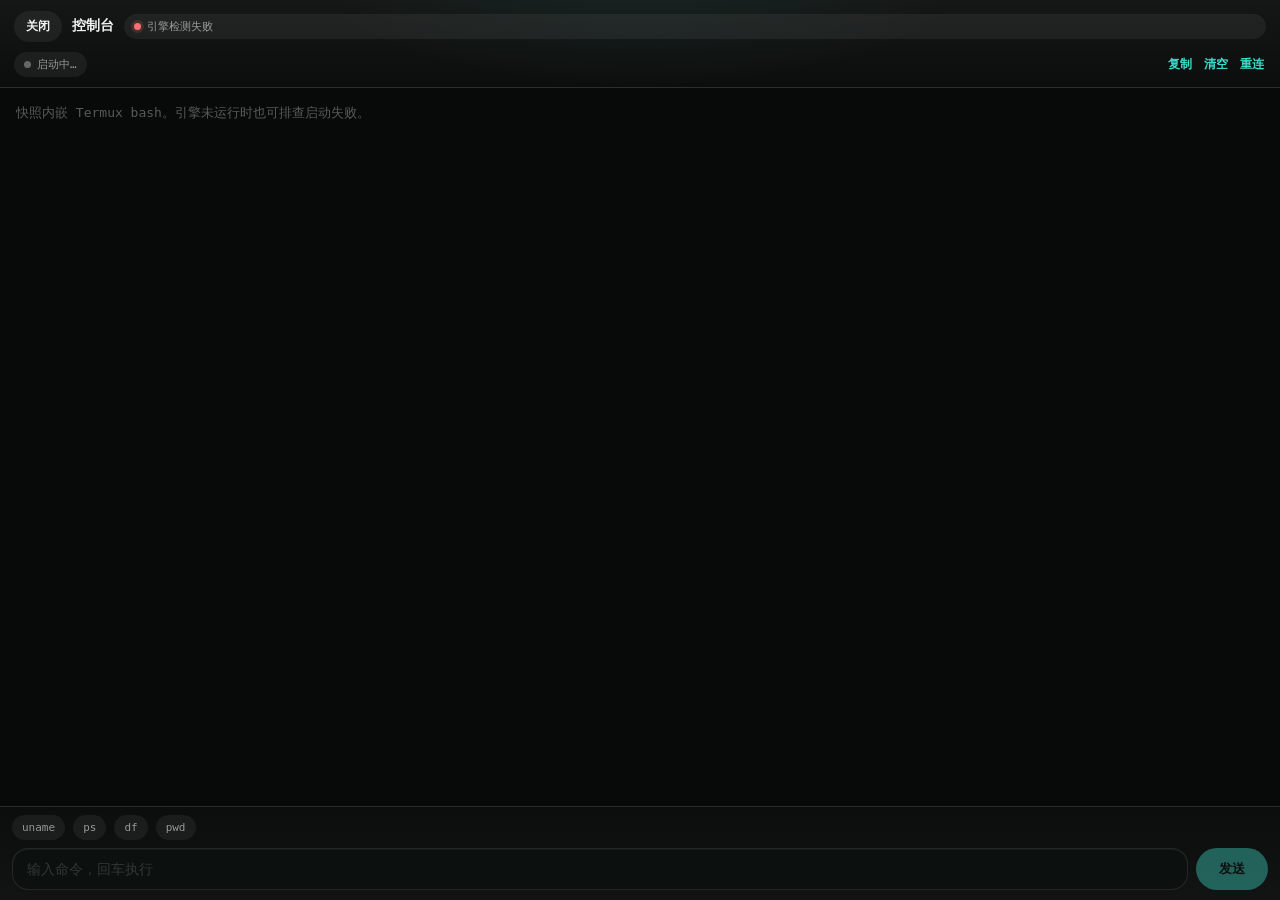
<file: app/src/main/assets/console.html>
<!DOCTYPE html>
<html lang="zh-CN">
<head>
<meta charset="utf-8">
<meta name="viewport" content="width=device-width, initial-scale=1, viewport-fit=cover">
<title>dsh 控制台</title>
<style>
  :root {
    --ds-bg: #080A09;
    --ds-surface: #131715;
    --ds-input: #0C100E;
    --ds-border: rgba(238, 242, 240, 0.10);
    --ds-text-primary: #EEF2F0;
    --ds-text-secondary: rgba(238, 242, 240, 0.58);
    --ds-text-tertiary: rgba(238, 242, 240, 0.34);
    --ds-accent: #3DDBCA;
    --ds-accent-pressed: #5EEAD4;
    --ds-danger: #F87171;
    --ds-chip: rgba(255, 255, 255, 0.06);
    --ds-radius-pill: 999px;
    --ds-ease: cubic-bezier(0.32, 0.72, 0, 1);
    --inset-top: env(safe-area-inset-top, 0px);
    --inset-bottom: env(safe-area-inset-bottom, 0px);
  }
  * { box-sizing: border-box; -webkit-tap-highlight-color: transparent; }
  html, body { height: 100%; margin: 0; }
  body {
    background:
      radial-gradient(540px 240px at 50% -80px, rgba(61, 219, 202, 0.10), transparent 70%),
      var(--ds-bg);
    color: var(--ds-text-primary);
    font-family: ui-monospace, "Cascadia Mono", "JetBrains Mono", Menlo, Consolas, monospace;
    font-size: 13px;
    display: flex;
    flex-direction: column;
    overscroll-behavior: none;
  }
  #top {
    flex: none;
    padding: calc(8px + var(--inset-top)) 14px 10px;
    background: linear-gradient(180deg, rgba(255, 255, 255, 0.05), rgba(255, 255, 255, 0.015));
    border-bottom: 1px solid var(--ds-border);
  }
  #statusbar {
    display: flex;
    align-items: center;
    gap: 10px;
    min-height: 36px;
  }
  #close {
    appearance: none;
    border: 0;
    background: var(--ds-chip);
    color: var(--ds-text-primary);
    border-radius: var(--ds-radius-pill);
    padding: 7px 12px;
    font: inherit;
    font-size: 12px;
    font-weight: 600;
  }
  #close:active { transform: scale(0.96); }
  #statusbar .title {
    font-weight: 600;
    letter-spacing: 0.01em;
    font-size: 14px;
  }
  .pill {
    display: inline-flex;
    align-items: center;
    gap: 6px;
    min-width: 0;
    padding: 5px 10px;
    border-radius: var(--ds-radius-pill);
    background: var(--ds-chip);
    color: var(--ds-text-secondary);
    font-size: 11px;
    overflow: hidden;
  }
  .pill.grow { flex: 1; }
  .dot {
    width: 7px; height: 7px; border-radius: 50%;
    background: var(--ds-text-tertiary); flex: none;
  }
  .dot.ok { background: var(--ds-accent); box-shadow: 0 0 0 3px rgba(61, 219, 202, 0.16); }
  .dot.err { background: var(--ds-danger); box-shadow: 0 0 0 3px rgba(248, 113, 113, 0.16); }
  .dot.ok.pulse { animation: pulse 1.6s var(--ds-ease) infinite; }
  @keyframes pulse {
    0%, 100% { opacity: 1; }
    50% { opacity: 0.35; }
  }
  #engineStatus, #consoleStatus {
    overflow: hidden;
    text-overflow: ellipsis;
    white-space: nowrap;
  }
  #tools {
    display: flex;
    gap: 8px;
    margin-top: 8px;
  }
  .ghost {
    appearance: none;
    border: 0;
    background: transparent;
    color: var(--ds-accent);
    font: inherit;
    font-size: 12px;
    font-weight: 600;
    padding: 4px 2px;
  }
  .ghost:active { opacity: 0.7; }
  .ghost[disabled] { color: var(--ds-text-tertiary); }
  #output {
    flex: 1;
    overflow-y: auto;
    padding: 14px 16px 20px;
    white-space: pre-wrap;
    word-break: break-all;
    line-height: 1.65;
    scrollbar-width: thin;
    scrollbar-color: var(--ds-text-tertiary) transparent;
  }
  #output::-webkit-scrollbar { width: 6px; }
  #output::-webkit-scrollbar-thumb { background: var(--ds-text-tertiary); border-radius: var(--ds-radius-pill); }
  #output::-webkit-scrollbar-track { background: transparent; }
  #output .prompt { color: var(--ds-accent); font-weight: 600; }
  #output .muted { color: var(--ds-text-tertiary); }
  #jump {
    position: absolute;
    right: 16px;
    bottom: 92px;
    appearance: none;
    border: 0;
    background: var(--ds-surface);
    color: var(--ds-text-primary);
    border: 1px solid var(--ds-border);
    border-radius: var(--ds-radius-pill);
    padding: 8px 12px;
    font: inherit;
    font-size: 12px;
    font-weight: 600;
    display: none;
    box-shadow: 0 8px 24px rgba(0, 0, 0, 0.28);
  }
  #dock {
    flex: none;
    padding: 8px 12px calc(10px + var(--inset-bottom));
    background: linear-gradient(0deg, rgba(255, 255, 255, 0.04), rgba(255, 255, 255, 0.015));
    border-top: 1px solid var(--ds-border);
  }
  #chips {
    display: flex;
    gap: 8px;
    overflow-x: auto;
    padding-bottom: 8px;
    scrollbar-width: none;
  }
  #chips::-webkit-scrollbar { display: none; }
  .chip {
    flex: none;
    appearance: none;
    border: 0;
    background: var(--ds-chip);
    color: var(--ds-text-secondary);
    border-radius: var(--ds-radius-pill);
    padding: 6px 10px;
    font: inherit;
    font-size: 11px;
  }
  .chip:active { transform: scale(0.97); color: var(--ds-text-primary); }
  #inputrow {
    display: flex;
    gap: 8px;
    align-items: stretch;
  }
  #cmdwrap {
    flex: 1;
    min-width: 0;
    background: var(--ds-input);
    border: 1px solid var(--ds-border);
    border-radius: 16px;
    box-shadow: inset 0 1px 1px rgba(255, 255, 255, 0.05);
    display: flex;
    align-items: center;
    transition: border-color 180ms var(--ds-ease), box-shadow 180ms var(--ds-ease);
  }
  #cmdwrap.focus {
    border-color: var(--ds-accent);
    box-shadow: inset 0 1px 1px rgba(255, 255, 255, 0.05), 0 0 0 3px rgba(61, 219, 202, 0.16);
  }
  #cmd {
    flex: 1;
    min-width: 0;
    background: transparent;
    color: var(--ds-text-primary);
    border: 0;
    padding: 12px 14px;
    font-family: inherit;
    font-size: 14px;
    outline: none;
  }
  #cmd::placeholder { color: var(--ds-text-tertiary); }
  #cmd:disabled { opacity: 0.5; }
  #send {
    background: var(--ds-accent);
    color: #04110F;
    border: none;
    border-radius: var(--ds-radius-pill);
    padding: 0 18px;
    font-family: inherit;
    font-size: 13px;
    font-weight: 700;
    flex: none;
    min-width: 72px;
    transition: transform 140ms var(--ds-ease), background 140ms var(--ds-ease), opacity 140ms var(--ds-ease);
  }
  #send:active { background: var(--ds-accent-pressed); transform: scale(0.96); }
  #send:disabled { opacity: 0.4; }
  #wrap { position: relative; flex: 1; min-height: 0; display: flex; flex-direction: column; }
</style>
</head>
<body>
  <div id="top">
    <div id="statusbar">
      <button id="close" type="button">关闭</button>
      <span class="title">控制台</span>
      <span class="pill grow"><span class="dot" id="engineDot"></span><span id="engineStatus">引擎检测中…</span></span>
    </div>
    <div id="tools">
      <span class="pill"><span class="dot" id="bashDot"></span><span id="consoleStatus">启动中…</span></span>
      <span style="flex:1"></span>
      <button class="ghost" id="copyBtn" type="button">复制</button>
      <button class="ghost" id="clearBtn" type="button">清空</button>
      <button class="ghost" id="restartBtn" type="button">重连</button>
    </div>
  </div>
  <div id="wrap">
    <div id="output"><span class="muted">快照内嵌 Termux bash。引擎未运行时也可排查启动失败。</span><br><br></div>
    <button id="jump" type="button">回到底部</button>
  </div>
  <div id="dock">
    <div id="chips">
      <button class="chip" type="button" data-cmd="uname -a">uname</button>
      <button class="chip" type="button" data-cmd="ps">ps</button>
      <button class="chip" type="button" data-cmd="df -h">df</button>
      <button class="chip" type="button" data-cmd="echo $HOME && pwd">pwd</button>
    </div>
    <div id="inputrow">
      <div id="cmdwrap">
        <input id="cmd" type="text" placeholder="输入命令，回车执行" autocomplete="off" autocapitalize="off" autocorrect="off" spellcheck="false" enterkeyhint="send">
      </div>
      <button id="send" type="button">发送</button>
    </div>
  </div>
<script>
(function () {
  var output = document.getElementById('output');
  var cmd = document.getElementById('cmd');
  var cmdwrap = document.getElementById('cmdwrap');
  var send = document.getElementById('send');
  var engineStatus = document.getElementById('engineStatus');
  var engineDot = document.getElementById('engineDot');
  var bashDot = document.getElementById('bashDot');
  var consoleStatus = document.getElementById('consoleStatus');
  var jump = document.getElementById('jump');
  var maxLines = 2000;
  var history = [];
  var historyIndex = -1;
  var draft = '';
  var ready = false;
  var stickBottom = true;

  try {
    history = JSON.parse(localStorage.getItem('dsh-console-history') || '[]');
    if (!Array.isArray(history)) history = [];
  } catch (e) { history = []; }

  function trimOutput() {
    var children = output.childNodes;
    if (children.length > maxLines) {
      for (var i = 0; i < children.length - maxLines + 500; i++) {
        var el = children[i];
        if (el && el.parentNode) el.parentNode.removeChild(el);
      }
    }
  }

  function atBottom() {
    return output.scrollHeight - output.scrollTop - output.clientHeight < 48;
  }
  function scrollBottom() {
    output.scrollTop = output.scrollHeight;
    stickBottom = true;
    jump.style.display = 'none';
  }

  output.addEventListener('scroll', function () {
    stickBottom = atBottom();
    jump.style.display = stickBottom ? 'none' : 'block';
  });
  jump.addEventListener('click', scrollBottom);

  window.__consoleAppend = function (text) {
    if (!text) return;
    var node = document.createElement('span');
    node.textContent = text;
    output.appendChild(node);
    trimOutput();
    if (stickBottom) scrollBottom();
  };

  function setReady(on, text) {
    ready = !!on;
    cmd.disabled = !ready;
    send.disabled = !ready;
    bashDot.className = 'dot ' + (ready ? 'ok pulse' : 'err');
    if (text) consoleStatus.textContent = text;
  }

  window.__consoleStatus = function (text) {
    var t = text || '';
    consoleStatus.textContent = t;
    if (/已启动/.test(t)) setReady(true, t);
    else if (/退出|失败|缺失/.test(t)) setReady(false, t);
  };

  window.__consoleInsets = function (top, bottom, ime) {
    document.documentElement.style.setProperty('--inset-top', (top || 0) + 'px');
    document.documentElement.style.setProperty('--inset-bottom', Math.max(bottom || 0, ime || 0) + 'px');
  };

  function refreshEngine() {
    try {
      var raw = window.consoleBridge.engineStatus();
      var info = JSON.parse(raw);
      if (info && info.running) {
        engineStatus.textContent = '引擎 ' + info.latencyMs + 'ms';
        engineDot.className = 'dot ok';
      } else {
        engineStatus.textContent = '引擎离线';
        engineDot.className = 'dot err';
      }
    } catch (e) {
      engineStatus.textContent = '引擎检测失败';
      engineDot.className = 'dot err';
    }
  }

  function persistHistory() {
    try { localStorage.setItem('dsh-console-history', JSON.stringify(history.slice(-50))); } catch (e) {}
  }

  function submit() {
    var text = cmd.value;
    if (!text.trim() || !ready) return;
    cmd.value = '';
    history.push(text);
    if (history.length > 50) history.shift();
    historyIndex = -1;
    draft = '';
    persistHistory();
    var node = document.createElement('span');
    node.textContent = '\n';
    output.appendChild(node);
    var prompt = document.createElement('span');
    prompt.className = 'prompt';
    prompt.textContent = '$ ';
    output.appendChild(prompt);
    var echo = document.createElement('span');
    echo.textContent = text + '\n';
    output.appendChild(echo);
    trimOutput();
    scrollBottom();
    try { window.consoleBridge.submit(text); } catch (e) {}
  }

  send.addEventListener('click', submit);
  cmd.addEventListener('keydown', function (e) {
    if (e.key === 'Enter') { e.preventDefault(); submit(); return; }
    if (e.key === 'ArrowUp') {
      e.preventDefault();
      if (!history.length) return;
      if (historyIndex < 0) draft = cmd.value;
      historyIndex = historyIndex < 0 ? history.length - 1 : Math.max(0, historyIndex - 1);
      cmd.value = history[historyIndex];
    } else if (e.key === 'ArrowDown') {
      e.preventDefault();
      if (historyIndex < 0) return;
      historyIndex += 1;
      if (historyIndex >= history.length) {
        historyIndex = -1;
        cmd.value = draft;
      } else {
        cmd.value = history[historyIndex];
      }
    }
  });
  cmd.addEventListener('focus', function () { cmdwrap.classList.add('focus'); });
  cmd.addEventListener('blur', function () { cmdwrap.classList.remove('focus'); });

  document.getElementById('close').addEventListener('click', function () {
    try { window.consoleBridge.close(); } catch (e) {}
  });
  document.getElementById('clearBtn').addEventListener('click', function () {
    output.textContent = '';
  });
  document.getElementById('copyBtn').addEventListener('click', function () {
    var text = output.innerText || '';
    var btn = document.getElementById('copyBtn');
    try {
      if (window.consoleBridge.copyText) window.consoleBridge.copyText(text);
      btn.textContent = '已复制';
      setTimeout(function () { btn.textContent = '复制'; }, 1200);
    } catch (e) {}
  });
  document.getElementById('restartBtn').addEventListener('click', function () {
    setReady(false, '正在重连…');
    try { window.consoleBridge.restart(); } catch (e) {}
  });
  document.querySelectorAll('.chip').forEach(function (el) {
    el.addEventListener('click', function () {
      cmd.value = el.getAttribute('data-cmd') || '';
      cmd.focus();
    });
  });

  cmd.disabled = true;
  send.disabled = true;
  refreshEngine();
  setInterval(refreshEngine, 3000);
})();
</script>
</body>
</html>
</file>
<file: gateway/public/styles.css>
/* DSH Remote · 移动优先 · 四皮肤(默认深空/深色落日/亮色易北爱乐厅/中性草原孤塔)
 * 规则样式表; 变量定义已抽取到 theme-vars.css(桌面端共享), 保持单一来源。 */

@import 'theme-vars.css';

/* 思考流与兼容档位提示 */
.effort-hint { flex-basis: 100%; color: var(--dsr-muted); font-size: 11px; line-height: 1.45; }
.msg.reasoning-live { border-color: var(--dsr-accent-line); box-shadow: 0 0 0 1px var(--dsr-accent-soft) inset; }
.msg.reasoning-live summary::after { content: ''; display: inline-block; width: 6px; height: 6px; margin-left: 7px; border-radius: 50%; background: var(--dsr-accent); animation: reasoning-pulse 1.2s ease-in-out infinite; }
@keyframes reasoning-pulse { 0%, 100% { opacity: .35; transform: scale(.8); } 50% { opacity: 1; transform: scale(1); } }


/* ============ 基础 ============ */
* { box-sizing: border-box; -webkit-tap-highlight-color: transparent; }

input::placeholder, textarea::placeholder { color: var(--dsr-text-disabled); opacity: 1; }

html, body {
  margin: 0;
  padding: 0;
  background: var(--dsr-bg);
  color: var(--dsr-text);
  font-family: system-ui, -apple-system, "PingFang SC", "Noto Sans CJK SC", sans-serif;
  font-size: 15px;
  line-height: 1.5;
  overscroll-behavior-y: none;
}

body { padding-bottom: calc(92px + var(--dsr-safe-b)); }

.hidden { display: none !important; }
.muted { color: var(--dsr-muted); font-size: 12px; }

/* ---------- 顶栏 ---------- */
.topbar {
  position: sticky; top: 0; z-index: 30;
  display: flex; align-items: center; justify-content: space-between;
  padding: calc(var(--dsr-safe-top) + 10px) 14px 10px;
  /* 实色背景: 小米/MIUI WebView 后台恢复时 backdrop-filter 图层会丢, 顶栏整块消失 */
  background: var(--dsr-bg);
  border-bottom: 1px solid var(--dsr-line);
}
.brand { display: flex; align-items: center; gap: 8px; font-weight: 700; letter-spacing: .5px; }
.brand-dot {
  width: 10px; height: 10px; border-radius: 50%;
  background: linear-gradient(135deg, var(--dsr-brand-a), var(--dsr-brand-b));
  box-shadow: 0 0 12px var(--dsr-glow);
}
.topbar-right { display: flex; align-items: center; gap: 8px; }
.conn-badge {
  font-size: 12px; padding: 3px 9px; border-radius: 999px;
  border: 1px solid var(--dsr-line); color: var(--dsr-muted);
}
.conn-badge.on { color: var(--dsr-success); border-color: var(--dsr-success-line); background: var(--dsr-success-soft); }
.conn-badge.off { color: var(--dsr-warning); border-color: var(--dsr-warning-line); background: var(--dsr-warning-soft); }

/* ---------- 按钮 ---------- */
button {
  font: inherit; color: inherit; background: none; border: none; cursor: pointer;
  touch-action: manipulation;
}
.icon-btn {
  width: 34px; height: 34px; border-radius: 10px;
  background: var(--dsr-panel); border: 1px solid var(--dsr-line); color: var(--dsr-accent-strong);
  font-size: 17px; display: grid; place-items: center;
}
.icon-btn svg { width: 19px; height: 19px; display: block; }
.icon-btn:active { background: var(--dsr-panel-2); }
/* 顶栏按钮统一: 反馈/刷新/连接徽章同高同基线 */
.topbar-btn {
  height: 44px; box-sizing: border-box;
  display: inline-flex; align-items: center; justify-content: center; gap: 6px;
  line-height: 1; vertical-align: middle; flex-shrink: 0;
}
.topbar-right .topbar-btn.icon-btn { width: 44px; padding: 0; font-size: 19px; border-radius: 12px; }
.topbar-right #btn-donate { color: var(--dsr-accent-2); }
.topbar-right #btn-feedback { color: var(--dsr-info); }
.topbar-right #btn-refresh { color: var(--dsr-success); }
.topbar-right .topbar-btn.conn-badge { padding: 0 14px; border-radius: 999px; font-size: 12.5px; }
.mini-btn {
  padding: 5px 11px; border-radius: 9px; font-size: 13px;
  background: var(--dsr-panel); border: 1px solid var(--dsr-line); color: var(--dsr-accent-strong);
  white-space: nowrap; overflow: hidden; text-overflow: ellipsis; max-width: 100%;
  flex-shrink: 0;
}
.mini-btn:active { background: var(--dsr-panel-2); }
a.mini-btn { text-decoration: none; display: inline-flex; align-items: center; }
.feedback-links { display: flex; gap: 8px; flex-wrap: wrap; padding: 0 14px 14px; }
.feedback-card { background: var(--dsr-accent-soft); border-color: var(--dsr-accent-line); }
.feedback-btn {
  flex: 1 1 0; min-width: 92px; min-height: 44px;
  display: inline-flex; align-items: center; justify-content: center; gap: 7px;
  padding: 9px 12px; border-radius: 12px; font-size: 13.5px; font-weight: 600;
  background: var(--dsr-panel); border: 1px solid var(--dsr-line); color: var(--dsr-accent-strong);
  text-decoration: none; cursor: pointer; white-space: nowrap;
}
.feedback-btn svg { width: 17px; height: 17px; fill: currentColor; flex-shrink: 0; }
.feedback-btn.primary { background: var(--dsr-accent-strong); border-color: var(--dsr-accent-strong); color: var(--dsr-on-accent); }
.feedback-btn:active { filter: brightness(.94); }
.btn {
  flex: 1; padding: 11px 14px; border-radius: 12px; font-size: 15px; font-weight: 600;
  border: 1px solid var(--dsr-line);
}
.btn.primary { background: var(--dsr-accent); border-color: var(--dsr-accent); color: var(--dsr-on-accent); }
.btn.subtle { background: var(--dsr-panel); color: var(--dsr-muted); }
.danger-btn {
  padding: 7px 13px; border-radius: 10px; font-size: 13px; font-weight: 600;
  background: var(--dsr-error-soft); color: var(--dsr-error);
  border: 1px solid var(--dsr-error-line);
}
.danger-btn:active { background: var(--dsr-error-line); }

/* ---------- 主体 ---------- */
.main { padding: 12px 12px 20px; max-width: 720px; margin: 0 auto; }

.stat-strip {
  display: grid; grid-template-columns: repeat(3, 1fr); gap: 8px; margin-bottom: 14px;
}
.stat {
  background: var(--dsr-panel); border: 1px solid var(--dsr-line); border-radius: var(--dsr-radius);
  padding: 10px 12px;
}
.stat .v { font-size: 21px; font-weight: 700; }
.stat .k { font-size: 11px; color: var(--dsr-muted); }
.stat.running .v { color: var(--dsr-warning); }
.stat.pending .v { color: var(--dsr-accent-2); }
.stat.ctx .v { color: var(--dsr-info); }

.section-head {
  display: flex; align-items: center; justify-content: space-between;
  gap: 8px; min-width: 0; margin: 14px 2px 8px; font-size: 13px; font-weight: 700; color: var(--dsr-muted);
  letter-spacing: 1px;
}
.section-head > span:first-child { min-width: 0; }
.section-actions { display: flex; align-items: center; justify-content: flex-end; gap: 6px; min-width: 0; flex-wrap: wrap; }
.session-sort {
  min-width: 0; max-width: 112px; height: 30px; padding: 0 7px;
  color: var(--dsr-muted); background: var(--dsr-panel); border: 1px solid var(--dsr-line);
  border-radius: 8px; font: inherit; font-size: 11px; outline: none;
}
.session-sort:focus { border-color: var(--dsr-accent-line); color: var(--dsr-text); }
.section-head.small { margin-top: 6px; }
.workspace-nav, .fs-workspace-nav {
  display: grid; grid-template-columns: auto minmax(0, 1fr) auto; gap: 8px; align-items: center;
  margin: 10px 0; padding: 10px; background: var(--dsr-panel); border: 1px solid var(--dsr-line); border-radius: var(--dsr-radius);
}
.workspace-nav > label, .fs-workspace-nav > label, .field-label { color: var(--dsr-muted); font-size: 12px; font-weight: 600; }
.workspace-select {
  min-width: 0; width: 100%; height: 34px; padding: 0 9px; border-radius: 9px;
  color: var(--dsr-text); background: var(--dsr-bg-2); border: 1px solid var(--dsr-line); font: inherit; font-size: 12.5px; outline: none;
}
.workspace-select:focus { border-color: var(--dsr-accent-line); }
.workspace-select.full { margin: 7px 0 10px; }
.workspace-path-scroll {
  display: block; min-width: 0; overflow-x: auto; overflow-y: hidden; white-space: nowrap;
  scrollbar-width: thin; touch-action: pan-x; overscroll-behavior-inline: contain;
  color: var(--dsr-text); background: var(--dsr-bg-2); border: 1px solid var(--dsr-line); border-radius: 9px;
  padding: 7px 9px; font-size: 11.5px; user-select: text;
}
.workspace-nav > .workspace-path-scroll { grid-column: 1 / -1; }
.workspace-name-block { display: grid; gap: 6px; margin: 2px 0 10px; color: var(--dsr-muted); font-size: 12px; }
.workspace-name-block strong {
  min-width: 0; padding: 8px 10px; color: var(--dsr-text); background: var(--dsr-panel); border: 1px solid var(--dsr-line);
  border-radius: 9px; font-size: 14px; line-height: 1.45; overflow-wrap: anywhere; user-select: text;
}
.workspace-path-block { display: grid; gap: 6px; margin-top: 2px; color: var(--dsr-muted); font-size: 12px; }

/* ---------- Token 统计(移动端) ---------- */
.stats-cards { display: grid; grid-template-columns: 1fr 1fr; gap: 8px; }
.scard { background: var(--dsr-panel); border: 1px solid var(--dsr-line); border-radius: var(--dsr-radius); padding: 10px 11px; min-width: 0; }
.scard.span2 { grid-column: span 2; }
.scard .v { font-size: 17px; font-weight: 700; line-height: 1.25; white-space: nowrap; overflow: hidden; text-overflow: ellipsis; }
.scard .k { font-size: 10px; color: var(--dsr-muted); margin-top: 2px; line-height: 1.4; }
.bucket-grid { display: grid; grid-template-columns: 1fr 1fr; gap: 3px 10px; margin-top: 6px; }
.bucket-grid .b { display: flex; align-items: baseline; justify-content: space-between; gap: 6px; font-size: 10.5px; min-width: 0; }
.bucket-grid .b .n { color: var(--dsr-muted); white-space: nowrap; overflow: hidden; text-overflow: ellipsis; }
.bucket-grid .b .t { font-weight: 600; white-space: nowrap; }
.stats-chart { display: flex; align-items: flex-end; gap: 7px; height: 190px; padding: 12px 12px 10px; margin-top: 10px; background: var(--dsr-panel); border: 1px solid var(--dsr-line); border-radius: var(--dsr-radius); overflow-x: auto; overflow-y: hidden; }
.stats-legend { display: flex; gap: 12px; font-size: 10px; color: var(--dsr-muted); margin-top: 6px; }
.stats-legend .lg { display: inline-flex; align-items: center; gap: 4px; }
.stats-legend .sw { width: 8px; height: 8px; border-radius: 2px; display: inline-block; }
.stats-legend .sw.peak { background: var(--dsr-accent-strong); }
.stats-legend .sw.off { background: var(--dsr-accent-2); }
.stats-bar { flex: 1; min-width: 36px; height: 100%; display: flex; flex-direction: column; align-items: center; justify-content: flex-end; gap: 4px; }
.stats-bar .bars { width: 100%; max-width: 42px; height: 100%; display: flex; flex-direction: column; justify-content: flex-end; border-radius: 6px 6px 0 0; overflow: hidden; background: var(--dsr-accent-soft); }
.stats-bar .seg { width: 100%; }
.stats-bar .seg.peak { background: var(--dsr-accent-strong); }
.stats-bar .seg.off { background: var(--dsr-accent-2); }
.stats-bar .lbl { font-size: 9px; color: var(--dsr-muted); white-space: nowrap; }
.stats-bar .val { font-size: 9px; color: var(--dsr-text); white-space: nowrap; }
.stats-note { font-size: 11px; color: var(--dsr-muted); line-height: 1.6; margin-top: 8px; }
.stats-empty { color: var(--dsr-muted); text-align: center; padding: 18px 0; font-size: 12px; }

/* ---------- 会话列表 ---------- */
.session-list { display: flex; flex-direction: column; gap: 8px; }
.session-card {
  background: var(--dsr-panel); border: 1px solid var(--dsr-line); border-radius: var(--dsr-radius);
  flex: 0 0 auto; padding: 12px 13px; position: relative; overflow: hidden;
}
.session-card:active { background: var(--dsr-panel-2); }
.session-card.current { border-color: var(--dsr-accent-line); box-shadow: 0 0 0 1px var(--dsr-accent-soft); }
.sc-title {
  font-weight: 600; font-size: 15px; white-space: nowrap; overflow: hidden;
  text-overflow: ellipsis; padding-right: 44px;
}
.sc-meta { display: flex; gap: 8px; align-items: center; margin-top: 4px; font-size: 12px; color: var(--dsr-muted); flex-wrap: wrap; }
.sc-workspace {
  min-width: 0; margin-top: 5px; padding-right: 28px; color: var(--dsr-muted); font-size: 11px;
  white-space: nowrap; overflow: hidden; text-overflow: ellipsis;
}
.session-group-label {
  display: flex; align-items: center; gap: 6px; flex: 0 0 auto; min-width: 0; min-height: 28px;
  box-sizing: border-box; margin: 8px 2px 0; padding: 6px 8px 4px; border-bottom: 1px solid var(--dsr-line);
  color: var(--dsr-accent-strong); font-size: 11px; font-weight: 700;
}
.session-workspace-group { flex: 0 0 auto; display: flex; flex-direction: column; gap: 0; }
.session-group-label { touch-action: pan-y; user-select: none; }
.session-group-drag-handle { flex: 0 0 auto; color: var(--dsr-muted); opacity: .52; font-size: 14px; line-height: 1; letter-spacing: -3px; }
.session-workspace-group.reorder-pressing { outline: 1px solid var(--dsr-accent-line); border-radius: var(--dsr-radius); }
.session-workspace-group.reorder-dragging { position: relative; z-index: 5; opacity: .76; outline: 1px solid var(--dsr-accent-strong); box-shadow: 0 10px 24px var(--dsr-shadow); touch-action: none; }
.session-workspace-group .session-card { touch-action: pan-y; }
.session-group-icon { flex: 0 0 auto; color: var(--dsr-accent-2); font-size: 12px; }
.session-group-name { min-width: 0; overflow: hidden; text-overflow: ellipsis; white-space: nowrap; }
.session-list.workspace-sorted .sc-workspace { display: none; }
.session-list.workspace-sorted .session-card { padding-top: 11px; padding-bottom: 11px; }
}
.sc-dot { width: 7px; height: 7px; border-radius: 50%; background: var(--dsr-line); display: inline-block; }
.sc-dot.running { background: var(--dsr-warning); box-shadow: 0 0 8px var(--dsr-warning-line); animation: pulse 1.6s infinite; }
.sc-dot.pending { background: var(--dsr-accent-2); box-shadow: 0 0 8px var(--dsr-accent-2-line); }
@keyframes pulse { 50% { opacity: .45; } }
.sc-badge {
  font-size: 11px; padding: 1px 7px; border-radius: 999px;
  background: var(--dsr-accent-2-soft); color: var(--dsr-accent-2); border: 1px solid var(--dsr-accent-2-line);
}
.sc-badge.goal-active { background: var(--dsr-info-soft); color: var(--dsr-info); border-color: var(--dsr-info-line); }
.sc-arrow { position: absolute; right: 12px; top: 50%; transform: translateY(-50%); color: var(--dsr-muted); }
.session-swipe { position: relative; overflow: hidden; border-radius: var(--dsr-radius); background: var(--dsr-error); touch-action: pan-y; }
.session-swipe .session-card { position: relative; z-index: 1; transform: translateX(var(--swipe-x, 0)); transition: transform .18s ease; }
.session-swipe.revealed .session-card { transform: translateX(-92px); }
.session-swipe .wb-session { position: relative; z-index: 1; transform: translateX(var(--swipe-x, 0)); transition: transform .18s ease; }
.session-swipe.revealed .wb-session { transform: translateX(-92px); }
.wb-sessions .session-swipe { border-radius: 8px; }
.sc-archive-btn { position: absolute; inset: 0 0 0 auto; z-index: 0; width: 92px; display: grid; place-items: center; padding: 0; background: var(--dsr-error); color: #fff; font-size: 13px; font-weight: 700; }
.sc-archive-btn:active { filter: brightness(.9); }
.empty { text-align: center; color: var(--dsr-muted); padding: 34px 0; }

/* ---------- 工作台与归档会话 ---------- */
.workbench-bar { margin: 0 0 2px; border-radius: var(--dsr-radius); overflow: hidden; }
.workbench-bar .wb-toggle {
  width: 100%; display: flex; align-items: center; gap: 8px; padding: 10px 13px;
  font: inherit; text-align: left; border: 1px solid var(--dsr-line);
  background: var(--dsr-panel); color: var(--dsr-text);
}
.workbench-bar.unbound .wb-toggle { color: var(--dsr-muted); cursor: default; }
.workbench-bar.unbound .wb-chevron { visibility: hidden; }
.workbench-bar.bound .wb-toggle { background: var(--dsr-accent-soft); border-color: var(--dsr-accent-line); color: var(--dsr-accent-strong); font-weight: 600; }
.wb-label { flex: 1; min-width: 0; white-space: nowrap; overflow: hidden; text-overflow: ellipsis; }
.wb-chevron { flex-shrink: 0; font-size: 11px; color: var(--dsr-muted); transition: transform .15s ease; }
.workbench-bar.bound .wb-toggle[aria-expanded="true"] .wb-chevron { transform: rotate(180deg); }
.wb-panel { background: var(--dsr-bg-2); border: 1px solid var(--dsr-line); border-top: none; border-radius: 0 0 var(--dsr-radius) var(--dsr-radius); padding: 8px; display: flex; flex-direction: column; gap: 6px; }
.wb-project { background: var(--dsr-panel); border: 1px solid var(--dsr-line); border-radius: 10px; overflow: hidden; }
.wb-project-head { display: flex; align-items: center; gap: 7px; padding: 9px 10px; cursor: pointer; touch-action: pan-y; user-select: none; }
.wb-drag-handle, .wb-session-drag-handle { flex: none; color: var(--dsr-muted); opacity: .52; font-size: 14px; line-height: 1; letter-spacing: -3px; }
.wb-project.reorder-pressing, .wb-session.reorder-pressing { outline: 1px solid var(--dsr-accent-line); }
.wb-project.reorder-dragging, .wb-session.reorder-dragging { position: relative; z-index: 5; opacity: .76; outline: 1px solid var(--dsr-accent-strong); box-shadow: 0 10px 24px var(--dsr-shadow); touch-action: none; }
.wb-panel.reorder-active { user-select: none; }
.reorder-placeholder { flex: 0 0 auto; box-sizing: border-box; border: 1px dashed var(--dsr-accent-line); border-radius: 8px; background: var(--dsr-accent-soft); opacity: .72; }
html.reorder-scroll-lock { overscroll-behavior: none; }
html.reorder-scroll-lock body { overscroll-behavior: none; }
.wb-project-title { flex: 1; min-width: 0; font-size: 13.5px; font-weight: 600; white-space: nowrap; overflow: hidden; text-overflow: ellipsis; }
.wb-new { padding: 3px 9px; font-size: 12px; }
.wb-sessions { display: flex; flex-direction: column; gap: 4px; padding: 0 6px 6px; }
.wb-session { width: 100%; display: flex; align-items: center; gap: 8px; background: var(--dsr-bg-2); border: 1px solid var(--dsr-line); border-radius: 8px; padding: 7px 9px; text-align: left; color: var(--dsr-text); font: inherit; touch-action: pan-y; user-select: none; }
.wb-session-title { flex: 1; min-width: 0; font-size: 13px; white-space: nowrap; overflow: hidden; text-overflow: ellipsis; }
.wb-session-meta { flex-shrink: 0; font-size: 11px; color: var(--dsr-muted); }
.wb-empty { font-size: 12px; color: var(--dsr-muted); text-align: center; padding: 10px 0; }
.archived-toggle { width: 100%; display: block; text-align: center; padding: 9px 0; margin-top: 2px; border-radius: 9px; background: var(--dsr-panel); border: 1px dashed var(--dsr-line); color: var(--dsr-muted); font-size: 12px; }

/* ---------- 会话详情 ---------- */
body.in-session { overflow: hidden; height: 100vh; height: 100dvh; }
body.in-session .topbar { display: none; }
body.in-session .main {
  height: 100%;
  display: flex;
  flex-direction: column;
  overflow: hidden;
  padding: 12px 12px 0;
}
body.in-session .bottom-nav { display: none; }
body.in-session .view {
  flex: 1;
  min-height: 0;
  display: flex;
  flex-direction: column;
}
.session-head {
  display: flex; align-items: center; gap: 8px;
  flex-shrink: 0;
  padding: calc(var(--dsr-safe-top) + 8px) 12px 8px;
  margin: -12px -12px 6px;
  background: var(--dsr-head-bg);
  backdrop-filter: blur(12px);
  border-bottom: 1px solid var(--dsr-line);
}
/* 会话运行状态可视化:
   运行中 = 流动渐变; 出错/中断 = 暖色; 空闲 = 原始样式 */
.session-head.running {
  background: var(--dsr-head-running-bg);
  background-size: 200% 100%;
  animation: session-running-flow 2.6s ease-in-out infinite alternate;
  border-bottom-color: var(--dsr-head-running-line);
}
.session-head.interrupted {
  background: var(--dsr-head-interrupted-bg);
  background-size: 200% 100%;
  animation: session-running-flow 1.8s ease-in-out infinite alternate;
  border-bottom-color: var(--dsr-head-interrupted-line);
}
@keyframes session-running-flow {
  from { background-position: 0% 50%; }
  to { background-position: 100% 50%; }
}
.session-head .session-title { flex-shrink: 1; }
.session-head-meta { flex: 1; min-width: 0; }
.session-send-btn { flex: 0 0 auto; min-height: 38px; padding: 0 13px; border-radius: 12px; border: 1px solid var(--dsr-accent-line); background: var(--dsr-accent-soft); color: var(--dsr-accent-strong); font: inherit; font-size: 13px; font-weight: 700; }
.session-send-btn:active { filter: brightness(.92); }
.session-title {
  font-size: 16px; font-weight: 700; white-space: nowrap; overflow: hidden; text-overflow: ellipsis;
}
.session-sub { font-size: 12px; color: var(--dsr-muted); margin-top: 1px; white-space: nowrap; overflow: hidden; text-overflow: ellipsis; }
.session-head .mini-btn { flex: none; padding: 7px 9px; }
.text-input { width: 100%; box-sizing: border-box; min-height: 42px; padding: 10px 12px; border: 1px solid var(--dsr-line); border-radius: 10px; background: var(--dsr-bg-2); color: var(--dsr-text); font: inherit; outline: none; }
.text-input:focus { border-color: var(--dsr-accent-line); }
.cards {
  display: flex; flex-direction: column; gap: 8px; margin-top: 8px;
  flex-shrink: 0; max-height: 42vh; overflow-y: auto;
}
.card {
  background: var(--dsr-panel); border: 1px solid var(--dsr-line); border-radius: var(--dsr-radius);
  padding: 11px 13px;
}
.card-title { font-size: 12px; color: var(--dsr-muted); font-weight: 700; letter-spacing: .6px; margin-bottom: 6px; }
.card-row { display: flex; justify-content: space-between; gap: 10px; padding: 3px 0; font-size: 13px; }
.card-row .k { color: var(--dsr-muted); }
.card-row .v { text-align: right; word-break: break-all; }
.subagent-card { padding: 0; overflow: hidden; }
.subagent-toggle { width: 100%; display: flex; align-items: center; justify-content: space-between; gap: 10px; padding: 10px 12px; border: 0; background: transparent; color: inherit; text-align: left; cursor: pointer; }
.subagent-toggle .card-title { margin: 0; }
.subagent-toggle-icon { color: var(--dsr-muted); font-size: 16px; line-height: 1; }
.subagent-toggle-icon morph-icon,
.subagent-toggle-icon morph-icon svg { width: 16px; height: 16px; display: block; }
.subagent-list { padding: 0 12px 10px; border-top: 1px solid var(--dsr-line); }
.queue-dock { margin: 0 0 10px; border: 1px solid var(--dsr-line); border-radius: 12px; background: var(--dsr-surface); overflow: hidden; }
.queue-dock-head { display: flex; align-items: center; gap: 8px; padding: 9px 12px; color: var(--dsr-muted); font-size: 12px; font-weight: 700; border-bottom: 1px solid var(--dsr-line); }
.queue-dock-list { max-height: 220px; overflow-y: auto; }
.queue-dock-item { display: flex; align-items: center; gap: 8px; padding: 8px 10px 8px 12px; border-bottom: 1px solid var(--dsr-line); }
.queue-dock-item:last-child { border-bottom: 0; }
.queue-dock-preview { flex: 1; min-width: 0; color: var(--dsr-text); font-size: 13px; line-height: 1.4; white-space: nowrap; overflow: hidden; text-overflow: ellipsis; }
.queue-dock-action { flex: 0 0 auto; }
.md-table-wrap { max-width: 100%; overflow-x: auto; margin: 8px 0; }
.md-table-wrap table { width: max-content; min-width: 100%; border-collapse: collapse; font-size: .94em; }
.md-table-wrap th, .md-table-wrap td { padding: 6px 9px; border: 1px solid var(--dsr-line); text-align: left; white-space: nowrap; }
.md-table-wrap th { background: var(--dsr-bg-2); font-weight: 700; }
.md-table-wrap tbody tr:nth-child(even) { background: color-mix(in srgb, var(--dsr-bg-2) 45%, transparent); }
.goal-obj { font-size: 13px; line-height: 1.55; color: var(--dsr-text); }
.goal-phase { font-size: 12px; color: var(--dsr-info); margin-top: 3px; }
.goal-actions { display: flex; gap: 8px; margin-top: 9px; flex-wrap: wrap; }
.goal-actions .mini-btn { flex: 1; text-align: center; min-width: 64px; }
.pill {
  display: inline-block; font-size: 11px; padding: 1px 8px; border-radius: 999px;
  background: var(--dsr-accent-soft); color: var(--dsr-accent-strong); border: 1px solid var(--dsr-accent-line);
  margin: 1px 3px 1px 0;
}
.pill.done { background: var(--dsr-success-soft); color: var(--dsr-success); border-color: var(--dsr-success-line); }
.pill.active { background: var(--dsr-warning-soft); color: var(--dsr-warning); border-color: var(--dsr-warning-line); }

/* ---------- 历史 ---------- */
.history-wrap {
  flex: 1; min-height: 0;
  position: relative;
  display: flex;
}
.history {
  flex: 1; min-height: 0;
  overflow-y: auto; -webkit-overflow-scrolling: touch;
  display: flex; flex-direction: column; gap: 8px;
  padding-right: 16px;
  scrollbar-width: none;
}
body.in-session .history { padding-bottom: calc(76px + var(--dsr-safe-b)); }
body.in-session.has-composer-images .history { padding-bottom: calc(146px + var(--dsr-safe-b)); }
.history::-webkit-scrollbar { display: none; }
.history-more { text-align: center; margin: 4px 0; }

/* 右侧导航条: 拇指 + 用户发言节点 */
.history-rail {
  position: absolute; right: 0; top: 0; bottom: 0; width: 18px;
  z-index: 5; touch-action: none;
}
.rail-track {
  position: absolute; right: 8px; top: 4px; bottom: 4px; width: 4px;
  border-radius: 2px; background: var(--dsr-line);
}
.rail-thumb {
  position: absolute; right: 6px; width: 8px; min-height: 32px;
  border-radius: 4px; background: var(--dsr-accent); opacity: .85;
}
.rail-nodes { position: absolute; inset: 0; }
.rail-node {
  position: absolute; right: 7px; width: 6px; height: 6px;
  border-radius: 50%; background: var(--dsr-warning); transform: translateY(-3px);
  box-shadow: 0 0 4px var(--dsr-warning-line);
}
.rail-node.active { background: var(--dsr-text); width: 8px; height: 8px; right: 6px; }
.msg { max-width: 94%; border-radius: var(--dsr-radius); padding: 10px 12px; word-break: break-word; }
.msg.user { align-self: flex-end; background: var(--dsr-accent); color: var(--dsr-on-accent); }
.msg.assistant { align-self: flex-start; background: var(--dsr-panel); border: 1px solid var(--dsr-line); }
.msg .role { font-size: 11px; opacity: .65; margin-bottom: 3px; }
.msg pre {
  background: var(--dsr-code-bg); border-radius: 8px; padding: 8px 10px; overflow-x: auto;
  font-size: 12px; max-height: 220px; overflow-y: auto;
}
.msg img { max-width: 100%; border-radius: 8px; }
.msg p { margin: 4px 0; }
.msg p:first-child { margin-top: 0; } .msg p:last-child { margin-bottom: 0; }
.msg ul, .msg ol { margin: 4px 0; padding-left: 20px; }
.msg code { font-family: ui-monospace, monospace; font-size: .9em; background: var(--dsr-accent-soft); padding: 0 4px; border-radius: 4px; }
.msg h1, .msg h2, .msg h3 { margin: 8px 0 4px; line-height: 1.3; font-weight: 700; }
.msg h1 { font-size: 1.3em; } .msg h2 { font-size: 1.18em; } .msg h3 { font-size: 1.05em; }
.msg blockquote { margin: 6px 0; padding: 2px 10px; border-left: 3px solid var(--dsr-accent-2); color: var(--dsr-muted); }
.msg a { color: var(--dsr-accent-strong); text-decoration: underline; word-break: break-all; }
.msg.user a { color: var(--dsr-on-accent); }
.msg li { margin: 2px 0; }

.event {
  align-self: center; font-size: 11px; color: var(--dsr-muted);
  background: var(--dsr-panel); border: 1px dashed var(--dsr-divider);
  padding: 5px 12px; border-radius: 999px; max-width: 92%;
  white-space: nowrap; overflow: hidden; text-overflow: ellipsis;
}
.event.event-detail {
  align-self: stretch; max-width: 96%; white-space: normal; overflow: visible;
  border-radius: 12px; padding: 8px 10px; line-height: 1.45;
}
.event.event-detail summary { white-space: normal; overflow-wrap: anywhere; cursor: pointer; }
.event.event-detail pre {
  margin: 8px 0 0; max-height: 280px; overflow: auto; white-space: pre-wrap;
  overflow-wrap: anywhere; word-break: break-word; font: 12px/1.55 ui-monospace, SFMono-Regular, Menlo, monospace;
  background: var(--dsr-code-bg); border-radius: 8px; padding: 9px 10px;
}
.tool {
  align-self: flex-start; max-width: 96%; background: var(--dsr-panel);
  border: 1px solid var(--dsr-line); border-left: 3px solid var(--dsr-accent-2);
  border-radius: 10px; padding: 8px 11px; font-size: 13px;
}
.tool summary { cursor: pointer; color: var(--dsr-accent-2); font-weight: 600; }
.tool-meta-inline { font-size: 11px; color: var(--dsr-muted); font-weight: 400; margin-left: 6px; }
.tool pre { margin: 6px 0 0; font-size: 11.5px; background: var(--dsr-code-bg); border-radius: 8px; padding: 8px; overflow-x: auto; max-height: 180px; overflow-y: auto; }
.tool .tool-meta { font-size: 11px; color: var(--dsr-muted); margin-top: 4px; }
.tool-text {
  white-space: pre-wrap; word-break: break-word;
  font-size: 12.5px; line-height: 1.6;
  background: var(--dsr-code-bg); border-radius: 8px;
  padding: 8px 10px; margin-top: 6px;
  max-height: 320px; overflow-y: auto;
}
.tool.result { border-left-color: var(--dsr-info); }
.tool.result summary { color: var(--dsr-info); }
.tool.error { border-left-color: var(--dsr-error); }
.tool.error summary { color: var(--dsr-error); }

/* ---------- composer ---------- */
.composer-wrap {
  position: fixed; left: 0; right: 0; bottom: calc(58px + var(--dsr-safe-b)); z-index: 20;
  max-width: 720px; margin: 0 auto;
  background: var(--dsr-composer-bg); backdrop-filter: blur(10px);
  border-top: 1px solid var(--dsr-line);
}
.composer-attachments {
  display: flex; gap: 8px; overflow-x: auto; padding: 8px 12px 0;
  scrollbar-width: none;
}
.composer-attachments::-webkit-scrollbar { display: none; }
.composer-attachment { position: relative; flex: 0 0 58px; width: 58px; height: 58px; border-radius: 11px; overflow: hidden; border: 1px solid var(--dsr-line); background: var(--dsr-panel); }
.composer-attachment img { width: 100%; height: 100%; object-fit: cover; display: block; }
.composer-attachment-remove { position: absolute; top: 3px; right: 3px; width: 19px; height: 19px; border-radius: 50%; border: 1px solid rgba(0,0,0,.18); background: rgba(0,0,0,.62); color: #fff; font-size: 14px; line-height: 16px; padding: 0; }
.composer-image-btn { flex: 0 0 42px; width: 42px; height: 42px; display: grid; place-items: center; border-radius: 14px; color: var(--dsr-info); background: var(--dsr-panel); border: 1px solid var(--dsr-line); }
.composer-image-btn svg { width: 20px; height: 20px; }
.composer-image-btn:active, .composer-image-btn.active { color: var(--dsr-accent-strong); background: var(--dsr-accent-soft); border-color: var(--dsr-accent-line); }
.composer-image-menu { position: absolute; right: 12px; bottom: 58px; z-index: 4; display: flex; gap: 7px; padding: 7px; border: 1px solid var(--dsr-line); border-radius: 14px; background: var(--dsr-bg-2); box-shadow: 0 12px 30px var(--dsr-shadow); }
.composer-image-option { display: inline-flex; align-items: center; gap: 5px; min-height: 34px; padding: 6px 10px; border: 1px solid var(--dsr-line); border-radius: 10px; background: var(--dsr-panel); color: var(--dsr-text); font: inherit; font-size: 12px; }
.composer-image-option svg { width: 16px; height: 16px; color: var(--dsr-info); }
.composer {
  display: flex; gap: 8px; align-items: flex-end;
  padding: 8px 12px calc(8px + var(--dsr-safe-b));
}
.composer-input-wrap { flex: 1; min-width: 0; position: relative; display: flex; align-items: flex-end; }
.composer-input-wrap textarea { width: 100%; min-width: 0; }
.composer textarea {
  flex: 1; resize: none; background: var(--dsr-panel); color: var(--dsr-text);
  border: 1px solid var(--dsr-line); border-radius: 16px;
  padding: 10px 14px; font: inherit; font-size: 15px; line-height: 1.4;
  max-height: 120px; outline: none;
}
.composer textarea:focus { border-color: var(--dsr-accent-line); }
.composer-fs-btn { position: absolute; top: 5px; right: 6px; z-index: 2; width: 27px; height: 27px; display: grid; place-items: center; border-radius: 8px; background: var(--dsr-bg-2); border: 1px solid var(--dsr-line); color: var(--dsr-muted); }
.composer-fs-btn:active { color: var(--dsr-accent-strong); border-color: var(--dsr-accent-line); }
.composer-fs-btn svg { width: 15px; height: 15px; }
.composer-input-wrap.has-fs-btn textarea { padding-right: 38px; }
.composer-fs-handle { display: none; }
.composer-wrap.fs { position: fixed; top: calc(54px + var(--dsr-safe-top)); left: 0; right: 0; bottom: 0; max-width: none; height: auto; z-index: 35; display: flex; flex-direction: column; background: var(--dsr-composer-bg); }
.composer-wrap.fs .composer-menu { display: none; }
.composer-wrap.fs .composer-fs-handle { display: flex; align-items: center; justify-content: center; flex: none; height: 28px; touch-action: pan-y; }
.composer-fs-handle span { width: 38px; height: 4px; border-radius: 999px; background: var(--dsr-line); }
.composer-wrap.fs .composer { flex: 1; align-items: stretch; padding-bottom: calc(8px + var(--dsr-safe-b)); }
.composer-wrap.fs .composer-input-wrap { align-items: stretch; }
.composer-wrap.fs .composer-input-wrap textarea { height: 100%; max-height: none; resize: none; }
.composer-wrap.fs .composer-fs-btn { top: 7px; right: 7px; width: 30px; height: 30px; }
.composer-wrap.fs .plus-btn { display: none; }
.composer-wrap.fs .composer-image-btn, .composer-wrap.fs .composer-image-menu, .composer-wrap.fs .send-btn { display: none; }
.composer-wrap.fs .composer-image-menu { bottom: 58px; }
body.composer-fullscreen { overflow: hidden; }
.plus-btn {
  flex-shrink: 0; width: 42px; height: 42px; border-radius: 14px;
  background: var(--dsr-panel); color: var(--dsr-info); border: 1px solid var(--dsr-line);
  font-size: 22px; font-weight: 700; line-height: 1;
}
.plus-btn.active { background: var(--dsr-info-soft); border-color: var(--dsr-info-line); }
.send-btn {
  flex-shrink: 0; width: 46px; height: 42px; border-radius: 14px;
  background: var(--dsr-accent); color: var(--dsr-on-accent); font-weight: 700; font-size: 14px;
}
.send-btn:disabled { opacity: .45; }
.composer-status { display: flex; align-items: center; gap: 7px; padding: 0 3px; color: var(--dsr-accent-strong); font-size: 12px; font-weight: 700; }
.composer-status-dot { width: 7px; height: 7px; border-radius: 50%; background: currentColor; box-shadow: 0 0 0 0 currentColor; animation: dsr-running-pulse 1.3s ease-out infinite; }
@keyframes dsr-running-pulse { 0% { box-shadow: 0 0 0 0 currentColor; opacity: 1; } 70% { box-shadow: 0 0 0 6px transparent; opacity: .65; } 100% { box-shadow: 0 0 0 0 transparent; opacity: 1; } }
.scan-live-card { width: min(92vw, 420px); }
.scan-live-preview { position: relative; width: 100%; aspect-ratio: 1 / 1; overflow: hidden; border-radius: 14px; background: #05070d; }
.scan-live-preview video { display: block; width: 100%; height: 100%; object-fit: cover; }
.scan-live-frame { position: absolute; inset: 18%; border: 2px solid rgba(255,255,255,.9); border-radius: 18px; box-shadow: 0 0 0 999px rgba(0,0,0,.28); pointer-events: none; }
.scan-live-frame::after { content: ''; position: absolute; left: 8%; right: 8%; top: 8%; height: 2px; background: var(--dsr-accent-strong); box-shadow: 0 0 12px var(--dsr-accent-strong); animation: scan-live-line 1.8s ease-in-out infinite; }
@keyframes scan-live-line { 0%, 100% { transform: translateY(0); opacity: .55; } 50% { transform: translateY(220px); opacity: 1; } }
.scan-live-status { padding: 10px 2px 0; color: var(--dsr-muted); font-size: 13px; text-align: center; }
.composer-menu {
  max-height: min(46vh, 340px); overflow-y: auto;
  padding: 10px 12px; display: flex; flex-direction: column; gap: 12px;
  border-bottom: 1px solid var(--dsr-line);
}
.menu-title {
  font-size: 12px; color: var(--dsr-muted); font-weight: 700; letter-spacing: .5px;
  margin-bottom: 7px; display: flex; align-items: center; justify-content: space-between;
}
.menu-chips { display: flex; flex-wrap: wrap; gap: 7px; align-items: center; }
.menu-chip {
  background: var(--dsr-panel); color: var(--dsr-text); border: 1px solid var(--dsr-line);
  border-radius: 999px; padding: 6px 11px; font-size: 12.5px; cursor: pointer;
  white-space: nowrap; max-width: 100%; overflow: hidden; text-overflow: ellipsis;
}
.menu-chip:active { background: var(--dsr-accent-soft); border-color: var(--dsr-accent-line); }
.menu-chip.current { color: var(--dsr-info); border-color: var(--dsr-info-line); background: var(--dsr-info-soft); }
.menu-chip.danger { color: var(--dsr-warning); border-color: var(--dsr-warning-line); }
.menu-models { display: flex; flex-wrap: wrap; gap: 7px; }
.model-chip {
  background: var(--dsr-panel); border: 1px solid var(--dsr-line); color: var(--dsr-text);
  border-radius: 999px; padding: 6px 11px; font-size: 12.5px; cursor: pointer;
  max-width: 100%; white-space: nowrap; overflow: hidden; text-overflow: ellipsis;
}
.model-chip.current { color: var(--dsr-info); border-color: var(--dsr-info-line); background: var(--dsr-info-soft); }
.model-provider { font-size: 11px; color: var(--dsr-muted); margin: 7px 0 5px; }
body.in-session .main { padding-bottom: 0; }

/* ---------- 系统总览 · A 方案 ---------- */
.overview-head { display:flex; align-items:flex-start; justify-content:space-between; gap:12px; margin:2px 0 16px; }
.overview-eyebrow { color:var(--dsr-accent-strong); font-size:10px; font-weight:800; letter-spacing:1.7px; line-height:1.3; }
.overview-title { margin:3px 0 2px; font-size:25px; line-height:1.18; letter-spacing:-.4px; }
.overview-subtitle { margin:0; color:var(--dsr-muted); font-size:12px; }
.overview-refresh { width:34px; height:34px; padding:0; display:grid; place-items:center; border-radius:11px; font-size:18px; line-height:1; }
.overview-refresh { color: var(--dsr-accent-strong); }
.overview-refresh svg { width:17px; height:17px; display:block; }
.overview-board { margin-bottom:14px; padding:14px; border:1px solid var(--dsr-accent-line); border-radius:16px; background:linear-gradient(145deg,var(--dsr-accent-soft),var(--dsr-panel) 55%,var(--dsr-bg-2)); box-shadow:0 8px 22px var(--dsr-shadow); }
.overview-board-head { display:flex; align-items:center; justify-content:space-between; gap:12px; margin-bottom:11px; }
.overview-board-head h2 { margin:3px 0 0; color:var(--dsr-text); font-size:18px; line-height:1.25; letter-spacing:-.2px; }
.overview-announcement-list { display:grid; gap:8px; }
.overview-announcement-card { width:100%; min-width:0; display:block; padding:12px; border:1px solid var(--dsr-line); border-radius:13px; background:var(--dsr-bg-2); color:var(--dsr-text); text-align:left; cursor:pointer; }
.overview-announcement-card.poll { border-color:var(--dsr-accent-line); }
.overview-announcement-card:active { background:var(--dsr-panel-2); }
.overview-announcement-meta { display:flex; align-items:center; gap:7px; min-width:0; margin-bottom:7px; color:var(--dsr-muted); font-size:10.5px; }
.overview-announcement-badge { flex:0 0 auto; padding:2px 7px; border-radius:999px; background:var(--dsr-panel); border:1px solid var(--dsr-line); color:var(--dsr-muted); font-size:10px; font-weight:750; }
.overview-announcement-card.poll .overview-announcement-badge { background:var(--dsr-accent-soft); border-color:var(--dsr-accent-line); color:var(--dsr-accent-strong); }
.overview-announcement-new { flex:0 0 auto; padding:1px 6px; border-radius:999px; background:var(--dsr-error-soft); color:var(--dsr-error); font-size:9.5px; font-weight:800; }
.overview-announcement-date { min-width:0; margin-left:auto; overflow:hidden; text-overflow:ellipsis; white-space:nowrap; }
.overview-announcement-title { overflow:hidden; text-overflow:ellipsis; white-space:nowrap; font-size:13.5px; font-weight:750; }
.overview-announcement-copy { display:-webkit-box; margin-top:4px; overflow:hidden; -webkit-box-orient:vertical; -webkit-line-clamp:2; color:var(--dsr-muted); font-size:11.5px; line-height:1.55; }
.overview-announcement-footer { display:flex; align-items:center; justify-content:space-between; gap:8px; margin-top:10px; padding-top:8px; border-top:1px solid var(--dsr-line); color:var(--dsr-accent-strong); font-size:11px; font-weight:700; }
.overview-announcement-footer span:last-child { flex:0 0 auto; font-size:16px; font-weight:500; }
.overview-pulse-card { position:relative; overflow:hidden; display:grid; grid-template-columns:minmax(0,1fr) auto; gap:8px 12px; align-items:center; padding:14px; margin-bottom:14px; border:1px solid var(--dsr-accent-line); border-radius:16px; background:linear-gradient(135deg,var(--dsr-panel),var(--dsr-bg-2)); box-shadow:0 10px 26px var(--dsr-shadow); }
.overview-pulse-card::after { content:""; position:absolute; width:110px; height:110px; right:-45px; top:-55px; border-radius:50%; background:var(--dsr-accent-soft); filter:blur(3px); pointer-events:none; }
.overview-pulse-copy { min-width:0; align-self:start; }
.overview-status { margin-top:6px; font-size:20px; font-weight:780; letter-spacing:-.3px; }
.overview-status-desc { margin-top:4px; color:var(--dsr-muted); font-size:11px; }
.overview-primary-action { display:inline-flex; align-items:center; justify-content:center; min-height:34px; margin-top:13px; padding:7px 13px; border:1px solid var(--dsr-accent-strong); border-radius:10px; background:var(--dsr-accent-strong); color:var(--dsr-on-accent); font:inherit; font-size:12px; font-weight:750; cursor:pointer; transition:transform .18s ease, filter .18s ease; }
.overview-primary-action:hover, .overview-primary-action:focus-visible { filter:brightness(1.08); transform:translateY(-1px); }
.overview-primary-action:disabled { opacity:.65; cursor:wait; transform:none; }
.overview-pulse-card.status-degraded { border-color:var(--dsr-warning-line); }
.overview-pulse-card.status-degraded .overview-primary-action { border-color:var(--dsr-warning); background:var(--dsr-warning); color:var(--dsr-on-warning); }
.overview-pulse-card.status-offline { border-color:var(--dsr-error-line); }
.overview-pulse-card.status-offline .overview-primary-action { border-color:var(--dsr-error); background:var(--dsr-error); color:var(--dsr-neutral-9); }
.system-pulse-ring { --pulse-pct:0%; position:relative; z-index:1; width:92px; height:92px; padding:7px; border-radius:50%; background:conic-gradient(var(--dsr-accent) 0 var(--pulse-pct),var(--dsr-line) var(--pulse-pct) 100%); box-shadow:0 0 20px var(--dsr-glow); }
.system-pulse-ring::before { content:""; position:absolute; inset:6px; border-radius:50%; border:1px solid var(--dsr-accent-line); opacity:.7; }
.system-pulse-core { position:relative; display:flex; flex-direction:column; align-items:center; justify-content:center; width:100%; height:100%; border-radius:50%; background:var(--dsr-bg-2); color:var(--dsr-muted); }
.system-pulse-core strong { max-width:100%; color:var(--dsr-text); font-size:14px; line-height:1.05; letter-spacing:.2px; text-align:center; white-space:nowrap; }
.system-pulse-core span { max-width:100%; overflow:hidden; text-overflow:ellipsis; white-space:nowrap; margin-top:4px; font-size:8px; text-align:center; }
.overview-links { grid-column:1 / -1; display:grid; grid-template-columns:repeat(4,minmax(0,1fr)); gap:6px; padding-top:8px; border-top:1px solid var(--dsr-line); }
.overview-link { min-width:0; display:grid; grid-template-columns:auto 1fr; align-items:center; gap:4px 6px; padding-top:9px; color:var(--dsr-muted); font-size:10px; }
.overview-link i { width:6px; height:6px; border-radius:50%; background:var(--dsr-muted); box-shadow:0 0 0 3px var(--dsr-line); }
.overview-link b { grid-column:2; overflow:hidden; text-overflow:ellipsis; white-space:nowrap; color:var(--dsr-text); font-size:10px; font-weight:650; }
.overview-link.ok i { background:var(--dsr-success); box-shadow:0 0 0 3px var(--dsr-success-soft); }
.overview-link.warn i { background:var(--dsr-warning); box-shadow:0 0 0 3px var(--dsr-warning-soft); }
.overview-link.off i { background:var(--dsr-error); box-shadow:0 0 0 3px var(--dsr-error-soft); }
.overview-section-head { display:flex; align-items:center; justify-content:space-between; gap:10px; margin:17px 1px 8px; font-size:12px; font-weight:750; letter-spacing:.3px; }
.overview-section-meta { color:var(--dsr-muted); font-size:11px; font-weight:500; }
.overview-attention-list, .overview-session-list { display:flex; flex-direction:column; gap:7px; }
.overview-attention-item, .overview-session-item { width:100%; display:flex; align-items:center; gap:10px; min-width:0; padding:11px 12px; border:1px solid var(--dsr-line); border-radius:13px; background:var(--dsr-panel); color:var(--dsr-text); text-align:left; }
button.overview-attention-item, button.overview-session-item { cursor:pointer; }
.overview-attention-item { border-left:3px solid var(--dsr-warning); }
.overview-attention-item.question { border-left-color:var(--dsr-accent-2); }
.overview-item-mark { flex:0 0 auto; width:25px; height:25px; display:grid; place-items:center; border-radius:8px; background:var(--dsr-warning-soft); color:var(--dsr-warning); font-size:12px; }
.overview-attention-item.question .overview-item-mark { background:var(--dsr-accent-2-soft); color:var(--dsr-accent-2); }
.overview-item-copy { min-width:0; flex:1; }
.overview-item-title { overflow:hidden; text-overflow:ellipsis; white-space:nowrap; font-size:12.5px; font-weight:650; }
.overview-item-desc { overflow:hidden; text-overflow:ellipsis; white-space:nowrap; margin-top:2px; color:var(--dsr-muted); font-size:11px; }
.overview-item-arrow { color:var(--dsr-muted); font-size:18px; }
.overview-item-actions { flex:0 0 auto; display:flex; gap:4px; }
.overview-item-actions .mini-btn { padding:4px 7px; font-size:10px; }
.overview-metric-grid { display:grid; grid-template-columns:repeat(2,minmax(0,1fr)); gap:7px; }
.overview-metric { min-width:0; padding:11px 12px; border:1px solid var(--dsr-line); border-radius:13px; background:var(--dsr-panel); }
.overview-metric span { display:block; overflow:hidden; text-overflow:ellipsis; white-space:nowrap; color:var(--dsr-muted); font-size:10.5px; }
.overview-metric strong { display:block; overflow:hidden; text-overflow:ellipsis; white-space:nowrap; margin-top:5px; color:var(--dsr-text); font-size:15px; font-weight:700; }
.overview-session-item { cursor:pointer; }
.overview-session-item .overview-item-mark { background:var(--dsr-info-soft); color:var(--dsr-info); }
.overview-session-item.running .overview-item-mark { background:var(--dsr-success-soft); color:var(--dsr-success); }
.overview-session-item .overview-item-desc { font-variant-numeric:tabular-nums; }
.overview-empty { padding:10px 12px; border:1px dashed var(--dsr-line); border-radius:13px; color:var(--dsr-muted); font-size:12px; text-align:center; }
.overview-legacy { display:none; }

/* ---------- 待办 ---------- */
.pending-list, .jobs-list { display: flex; flex-direction: column; gap: 8px; }
.pending-card, .job-card {
  background: var(--dsr-panel); border: 1px solid var(--dsr-line); border-radius: var(--dsr-radius);
  padding: 11px 13px;
}
.pending-card.approval { border-left: 3px solid var(--dsr-warning); }
.pending-card.question { border-left: 3px solid var(--dsr-accent-2); }
.pc-title { font-weight: 600; font-size: 14px; }
.pc-desc { font-size: 12.5px; color: var(--dsr-muted); margin-top: 3px; overflow-wrap: anywhere; }
.pc-session { font-size: 11px; color: var(--dsr-accent-strong); margin-top: 5px; }
.job-card .job-name { font-weight: 600; font-size: 14px; }
.job-state { font-size: 12px; color: var(--dsr-muted); margin-top: 3px; }

/* ---------- 文件传输 ---------- */
.fs-head { display: flex; align-items: center; gap: 8px; flex-wrap: wrap; margin-bottom: 10px; }
.fs-workspace-nav { grid-template-columns: auto minmax(0, 1fr); margin-top: 0; }
.fs-path {
  flex: 1 1 150px; min-width: 0; font-size: 12.5px; color: var(--dsr-muted);
  background: var(--dsr-panel); border: 1px solid var(--dsr-line); border-radius: 10px;
  padding: 8px 10px; white-space: nowrap; overflow: hidden; text-overflow: ellipsis;
}
.fs-progress {
  display: flex; align-items: center; gap: 10px;
  background: var(--dsr-panel); border: 1px solid var(--dsr-line); border-radius: 10px;
  padding: 9px 11px; margin-bottom: 10px;
}
.fs-progress-track {
  flex: 1; height: 7px; border-radius: 999px; background: var(--dsr-panel-2); overflow: hidden;
}
.fs-progress-bar {
  height: 100%; width: 0%; border-radius: 999px;
  background: linear-gradient(90deg, var(--dsr-accent), var(--dsr-info));
  transition: width .15s ease;
}
.fs-progress-text { flex-shrink: 0; min-width: 112px; text-align: right; }
.fs-progress-actions { flex-shrink: 0; display: flex; gap: 6px; }
.fs-progress-actions .mini-btn { padding: 4px 10px; font-size: 12px; }
.fs-pull {
  height: 0; overflow: hidden; text-align: center; font-size: 12px; color: var(--dsr-info);
  transition: height .12s ease; line-height: 26px;
}
.fs-list { display: flex; flex-direction: column; gap: 8px; }
.fs-row {
  display: flex; align-items: center; gap: 11px;
  background: var(--dsr-panel); border: 1px solid var(--dsr-line); border-radius: var(--dsr-radius);
  padding: 11px 13px; min-width: 0;
}
.fs-row:active { background: var(--dsr-panel-2); }
.fs-ico { flex-shrink: 0; width: 22px; height: 22px; display:grid; place-items:center; color:var(--dsr-info); }
.fs-ico svg { width:20px; height:20px; display:block; }
.fs-meta { flex: 1; min-width: 0; display: flex; flex-direction: column; }
.fs-name {
  font-size: 14.5px; font-weight: 600; white-space: nowrap;
  overflow: hidden; text-overflow: ellipsis;
}
.fs-sub { font-size: 12px; color: var(--dsr-muted); margin-top: 1px; }
.fs-arrow { flex-shrink: 0; color: var(--dsr-muted); font-size: 18px; }
.file-preview-card { max-width: 760px; height: min(82vh, 760px); display: flex; flex-direction: column; overflow: hidden; }
.file-preview-head { display: flex; align-items: center; justify-content: space-between; gap: 8px; }
.file-preview-head .modal-title { margin-bottom: 0; min-width: 0; overflow: hidden; text-overflow: ellipsis; white-space: nowrap; }
.file-preview-path { margin: 10px 0; flex-shrink: 0; }
.file-preview-tabs { display: flex; gap: 7px; margin-bottom: 8px; flex-shrink: 0; }
.file-preview-tabs .current { border-color: var(--dsr-accent-line); color: var(--dsr-accent-strong); background: var(--dsr-accent-soft); }
.file-preview-source, .file-preview-rendered {
  flex: 1; min-height: 0; overflow: auto; margin: 0; padding: 12px; border-radius: 10px;
  color: var(--dsr-text); background: var(--dsr-panel); border: 1px solid var(--dsr-line); font-size: 12.5px; line-height: 1.55;
}
.file-preview-source { white-space: pre; tab-size: 2; }
.file-preview-rendered { overflow-wrap: anywhere; }
.file-preview-card > .modal-actions { flex-shrink: 0; }

/* ---------- 设置 ---------- */
.settings-group {
  background: var(--dsr-panel); border: 1px solid var(--dsr-line); border-radius: var(--dsr-radius);
  margin-bottom: 10px; overflow: hidden;
}
.model-settings-shell { padding: 14px; }
.model-settings-head { display: flex; align-items: flex-start; justify-content: space-between; gap: 12px; padding-bottom: 12px; border-bottom: 1px solid var(--dsr-line); }
.model-settings-head .setting-actions { flex-wrap: nowrap; }
.model-settings-status { padding: 12px 0 2px; font-size: 12px; }
.model-settings-status.error { color: var(--dsr-error); white-space: pre-wrap; overflow-wrap: anywhere; }
.model-settings-list { display: flex; flex-direction: column; gap: 8px; padding-top: 10px; }
.model-provider-card { border: 1px solid var(--dsr-line); border-radius: 12px; background: var(--dsr-bg-2); overflow: hidden; }
.model-provider-head { display: flex; align-items: center; gap: 8px; padding: 11px 12px; }
.model-provider-identity { display: flex; align-items: center; gap: 7px; min-width: 0; flex: 1; }
.model-provider-name { min-width: 0; overflow: hidden; text-overflow: ellipsis; white-space: nowrap; font-size: 14px; font-weight: 600; }
.model-provider-route { min-width: 0; overflow: hidden; text-overflow: ellipsis; white-space: nowrap; color: var(--dsr-muted); font-size: 11px; }
.model-provider-dot { width: 8px; height: 8px; flex: 0 0 auto; border-radius: 50%; background: var(--dsr-muted); }
.model-provider-dot.configured { background: var(--dsr-success); box-shadow: 0 0 8px var(--dsr-success); }
.model-provider-dot.unknown { background: var(--dsr-info); }
.model-editor { display: flex; flex-direction: column; gap: 12px; padding: 13px 14px 14px; background: var(--dsr-panel); border-top: 1px solid var(--dsr-line); }
.model-editor-title { display: flex; align-items: baseline; gap: 8px; }
.model-editor-title strong { font-size: 14px; }
.model-editor-title code { color: var(--dsr-muted); font-size: 11px; overflow-wrap: anywhere; }
.model-field { display: flex; flex-direction: column; gap: 5px; }
.model-field > label, .model-field-label { color: var(--dsr-muted); font-size: 12px; }
.model-input { box-sizing: border-box; width: 100%; min-height: 36px; padding: 8px 10px; border: 1px solid var(--dsr-line); border-radius: 9px; background: var(--dsr-bg-2); color: var(--dsr-text); font: inherit; font-size: 13px; outline: none; }
.model-input:focus { border-color: var(--dsr-accent-line); box-shadow: 0 0 0 2px var(--dsr-accent-soft); }
.model-input::placeholder { color: var(--dsr-muted); opacity: .85; }
.model-input[type=password] { letter-spacing: .04em; }
.model-inline { display: grid; grid-template-columns: minmax(0, 1fr) minmax(0, 1fr); gap: 9px; }
.model-catalog { display: flex; flex-direction: column; gap: 8px; padding-top: 3px; border-top: 1px solid var(--dsr-line); }
.model-catalog-head { display: flex; align-items: flex-start; justify-content: space-between; gap: 8px; }
.model-catalog-title { font-size: 12px; color: var(--dsr-muted); }
.model-catalog-hint { margin-top: 2px; font-size: 11px; color: var(--dsr-muted); line-height: 1.45; }
.model-catalog-actions { display: flex; gap: 6px; flex-wrap: wrap; justify-content: flex-end; }
.model-list { display: flex; flex-direction: column; gap: 6px; }
.model-entry { display: grid; grid-template-columns: minmax(0, 1.3fr) minmax(0, 1fr) auto; gap: 6px; align-items: center; }
.model-entry .model-input { min-width: 0; min-height: 32px; padding: 6px 8px; font-size: 12px; }
.model-entry-remove { width: 30px; height: 30px; padding: 0; border: 1px solid var(--dsr-line); border-radius: 8px; background: transparent; color: var(--dsr-muted); cursor: pointer; }
.model-entry-remove:active { color: var(--dsr-error); border-color: var(--dsr-error); }
.model-empty { padding: 10px; border: 1px dashed var(--dsr-line); border-radius: 9px; color: var(--dsr-muted); font-size: 12px; text-align: center; }
.model-discovery { display: flex; flex-direction: column; gap: 7px; padding: 9px; border: 1px solid var(--dsr-info-line); border-radius: 9px; background: var(--dsr-info-soft); }
.model-discovery-head { display: flex; align-items: center; justify-content: space-between; gap: 8px; color: var(--dsr-info); font-size: 12px; }
.model-discovery-list { display: flex; flex-direction: column; gap: 4px; max-height: 180px; overflow-y: auto; }
.model-discovery-row { display: flex; align-items: center; gap: 7px; min-height: 30px; font-size: 12px; }
.model-discovery-row input { flex: 0 0 auto; }
.model-discovery-row code { min-width: 0; overflow-wrap: anywhere; color: var(--dsr-text); }
.model-editor-actions { display: flex; justify-content: flex-end; gap: 8px; padding-top: 2px; }
.model-editor-error { margin: 0; color: var(--dsr-error); font-size: 12px; line-height: 1.45; white-space: pre-wrap; overflow-wrap: anywhere; }
.model-readonly { color: var(--dsr-warning); font-size: 12px; }
@media (max-width: 520px) {
  .model-settings-head { flex-direction: column; }
  .model-settings-head .setting-actions { width: 100%; justify-content: flex-start; }
  .model-inline { grid-template-columns: 1fr; }
  .model-entry { grid-template-columns: minmax(0, 1fr) auto; }
  .model-entry .model-name-input { grid-column: 1 / -1; grid-row: 2; }
}
.setting-row {
  display: flex; align-items: center; justify-content: space-between; gap: 10px;
  padding: 13px 14px;
}
.setting-row > div:first-child { flex: 1; min-width: 0; }
.setting-row + .setting-row { border-top: 1px solid var(--dsr-line); }
.setting-name { font-size: 14.5px; font-weight: 600; white-space: nowrap; overflow: hidden; text-overflow: ellipsis; }
.setting-desc { font-size: 12px; color: var(--dsr-muted); margin-top: 2px; white-space: nowrap; overflow: hidden; text-overflow: ellipsis; }
.setting-desc.expanded { white-space: normal; overflow: visible; text-overflow: clip; word-break: break-word; }
.setting-select { min-width: 112px; max-width: 145px; padding: 7px 9px; border-radius: 10px; border: 1px solid var(--dsr-line); background: var(--dsr-bg-2); color: var(--dsr-text); font: inherit; font-size: 12px; }
.setting-actions { display: flex; gap: 6px; flex-wrap: wrap; justify-content: flex-end; }
.dsh-control-steps { display:flex; flex-direction:column; gap:5px; margin-top:8px; padding:8px 9px; border:1px solid var(--dsr-line); border-radius:10px; background:var(--dsr-bg-2); }
.dsh-control-step { display:grid; grid-template-columns:16px minmax(0,1fr); gap:6px; align-items:start; color:var(--dsr-muted); font-size:11px; line-height:1.45; }
.dsh-control-step.current { color:var(--dsr-accent-strong); }
.dsh-control-step.success { color:var(--dsr-success); }
.dsh-control-step.failed { color:var(--dsr-error); }
.dsh-control-step-mark { text-align:center; font-weight:800; }
.dsh-control-step-detail { grid-column:2; color:var(--dsr-muted); white-space:pre-wrap; overflow-wrap:anywhere; }
.about { text-align: center; color: var(--dsr-muted); font-size: 12px; margin-top: 16px; line-height: 1.8; }

/* 多服务器列表(分组) */
.group-bar { display: flex; align-items: center; gap: 8px; padding: 0 14px 10px; }
.group-bar-label { font-size: 12px; color: var(--dsr-muted); white-space: nowrap; }
.group-select { flex: 1; min-width: 0; position: relative; }
.group-select-btn { width: 100%; display: flex; align-items: center; justify-content: space-between; gap: 6px; background: var(--dsr-bg-2); color: var(--dsr-text); border: 1px solid var(--dsr-line); border-radius: 10px; padding: 7px 9px; font: inherit; font-size: 13px; outline: none; cursor: pointer; }
.group-select-btn .caret { color: var(--dsr-muted); font-size: 10px; transition: transform .15s ease; }
.group-select-menu { position: absolute; left: 0; right: 0; top: calc(100% + 4px); z-index: 30; max-height: 220px; overflow-y: auto; background: var(--dsr-panel); border: 1px solid var(--dsr-line); border-radius: 12px; box-shadow: 0 8px 24px rgba(0,0,0,.28); padding: 4px; display: flex; flex-direction: column; gap: 2px; }
.group-option { width: 100%; text-align: left; background: none; border: none; color: var(--dsr-text); font: inherit; font-size: 13px; padding: 8px 10px; border-radius: 8px; }
.group-option.current { background: var(--dsr-accent-soft); color: var(--dsr-accent-strong); font-weight: 600; }
.group-option:active { background: var(--dsr-panel-2); }
.server-list { padding: 0 14px 10px; display: flex; flex-direction: column; gap: 6px; }
.server-empty { font-size: 12px; color: var(--dsr-muted); }
.srv-group { border: 1px solid var(--dsr-line); border-radius: 12px; background: var(--dsr-panel); overflow: hidden; }
.srv-group-head { display: flex; align-items: center; gap: 6px; padding: 7px 9px; }
.srv-group-name { flex: 1; min-width: 0; text-align: left; background: none; border: none; color: var(--dsr-text); font: inherit; font-size: 13px; font-weight: 600; padding: 2px 0; display: flex; align-items: center; gap: 6px; }
.srv-group-count { font-size: 10.5px; color: var(--dsr-muted); background: var(--dsr-bg-2); border-radius: 999px; padding: 0 7px; line-height: 16px; }
.srv-group-speed { flex-shrink: 0; padding: 3px 8px; font-size: 12px; }
.srv-group-del { flex-shrink: 0; width: 22px; height: 22px; border-radius: 7px; background: var(--dsr-panel); border: 1px solid var(--dsr-line); color: var(--dsr-muted); font-size: 11px; }
.srv-group-del:active { color: var(--dsr-error); }
.srv-group-body { display: flex; flex-direction: column; gap: 6px; padding: 0 9px 9px; }
.switch.small { width: 36px; height: 21px; }
.switch.small .slider::before { width: 15px; height: 15px; left: 2px; top: 2px; }
.switch.small input:checked + .slider::before { transform: translateX(15px); }
.server-row {
  display: flex; align-items: center; gap: 8px;
  background: var(--dsr-bg-2); border: 1px solid var(--dsr-line); border-radius: 10px;
  padding: 8px 10px;
}
.server-row.active { border-color: var(--dsr-info-line); background: var(--dsr-info-soft); }
.server-main { flex: 1; min-width: 0; display: flex; flex-direction: column; gap: 2px; }
.server-note { font-size: 13px; word-break: break-all; }
.server-url { flex: 1; min-width: 0; font-size: 11.5px; color: var(--dsr-muted); word-break: break-all; }
.server-badge {
  flex-shrink: 0; font-size: 11px; padding: 1px 7px; border-radius: 999px;
  background: var(--dsr-accent-soft); color: var(--dsr-accent-strong);
  border: 1px solid var(--dsr-accent-line); white-space: nowrap;
}
.server-badge.good { background: var(--dsr-success-soft); color: var(--dsr-success); border-color: var(--dsr-success-line); }
.server-badge.bad { background: var(--dsr-warning-soft); color: var(--dsr-warning); border-color: var(--dsr-warning-line); }
.server-edit, .server-del {
  flex-shrink: 0; width: 24px; height: 24px; border-radius: 7px;
  background: var(--dsr-panel); border: 1px solid var(--dsr-line); color: var(--dsr-muted); font-size: 12px;
}
.server-edit:active { color: var(--dsr-accent-strong); }
.server-del:active { color: var(--dsr-error); }
.server-add { display: flex; gap: 8px; padding: 0 14px 13px; }
.server-add input {
  flex: 1; min-width: 0; background: var(--dsr-bg-2); color: var(--dsr-text);
  border: 1px solid var(--dsr-line); border-radius: 10px; padding: 8px 10px;
  font: inherit; font-size: 13px; outline: none;
}
.server-add input:focus { border-color: var(--dsr-accent-line); }

/* 开关 */
.switch { position: relative; display: inline-block; width: 46px; height: 27px; flex-shrink: 0; }
.switch input { opacity: 0; width: 0; height: 0; }
.slider {
  position: absolute; inset: 0; border-radius: 999px; background: var(--dsr-panel-2);
  border: 1px solid var(--dsr-line); transition: .2s;
}
.slider::before {
  content: ''; position: absolute; width: 19px; height: 19px; border-radius: 50%;
  left: 3px; top: 3px; background: var(--dsr-muted); transition: .2s;
}
.switch input:checked + .slider { background: var(--dsr-accent-soft); border-color: var(--dsr-accent); }
.switch input:checked + .slider::before { transform: translateX(19px); background: var(--dsr-accent); }

/* ---------- 底部导航 ---------- */
.bottom-nav {
  position: fixed; left: 0; right: 0; bottom: 0; z-index: 25;
  display: flex; align-items: flex-end; min-height: 88px; gap: 3px; isolation: isolate;
  padding: 0 8px var(--dsr-safe-b); background: transparent; border-top: none;
}
.nav-wave { position: absolute; inset: 0; z-index: -1; overflow: hidden; pointer-events: none; filter: drop-shadow(0 -8px 20px var(--dsr-shadow)); }
.nav-wave svg { width: 100%; height: 100%; display: block; overflow: visible; }
.nav-wave-fill { fill: var(--dsr-nav-bg); }
.nav-wave-line { fill: none; stroke: var(--dsr-accent-line); stroke-width: .55; vector-effect: non-scaling-stroke; }
.nav-wave::after { content: ''; position: absolute; left: 10%; right: 10%; top: 28%; height: 1px; background: linear-gradient(90deg, transparent, var(--dsr-accent-2-line), var(--dsr-accent-line), transparent); opacity: .45;
}
.nav-btn {
  flex: 1; display: flex; flex-direction: column; align-items: center; justify-content: flex-end; gap: 4px;
  min-width: 0; min-height: 69px; padding: 7px 2px 5px; color: var(--dsr-nav-muted); font-size: 11px; position: relative;
  border-radius: 14px 14px 0 0; touch-action: manipulation;
}
.nav-btn .nav-ico { width: 22px; height: 22px; display: grid; place-items: center; line-height: 1; transition: transform .18s ease, color .18s ease; }
.nav-btn .nav-ico svg { width: 21px; height: 21px; display: block; }
.nav-btn:nth-of-type(1) { --nav-tint: var(--dsr-info); }
.nav-btn:nth-of-type(2) { --nav-tint: var(--dsr-success); }
.nav-btn:nth-of-type(4) { --nav-tint: var(--dsr-warning); }
.nav-btn:nth-of-type(5) { --nav-tint: var(--dsr-accent-2); }
.nav-btn:not(.nav-home) .nav-ico { color: var(--nav-tint, var(--dsr-nav-muted)); opacity: .82; }
.nav-btn:not(.nav-home) > span:last-of-type { color: var(--dsr-nav-muted); }
.nav-btn.active:not(.nav-home) { color: var(--dsr-nav-active); }
.nav-btn.active:not(.nav-home) .nav-ico { transform: translateY(-1px); opacity: 1; }
.nav-btn.active:not(.nav-home)::after { content: ''; position: absolute; bottom: 3px; width: 4px; height: 4px; border-radius: 50%; background: var(--dsr-nav-active); box-shadow: 0 0 10px var(--dsr-glow); }
.nav-home { z-index: 2; transform: translateY(-13px); color: var(--dsr-nav-muted); }
.nav-home-orb { width: 56px; height: 56px; display: grid; place-items: center; border-radius: 50%; background: var(--dsr-bg-2); border: 1px solid var(--dsr-accent-line); box-shadow: 0 5px 18px var(--dsr-shadow); transition: transform .18s ease, background .18s ease, box-shadow .18s ease; }
.nav-home .nav-ico { width: 30px; height: 30px; color: var(--dsr-accent-strong); }
.nav-home .nav-ico svg { width: 29px; height: 29px; }
.nav-home.active { color: var(--dsr-nav-active); }
.nav-home.active .nav-home-orb { background: radial-gradient(circle at 34% 27%, var(--dsr-info), var(--dsr-accent) 42%, var(--dsr-accent-2)); border-color: var(--dsr-accent); color: var(--dsr-on-accent); box-shadow: 0 7px 24px var(--dsr-glow), inset 0 0 0 1px rgba(255,255,255,.32); }
.nav-home.active .nav-ico { color: var(--dsr-on-accent); transform: none; }
.nav-home:active .nav-home-orb { transform: scale(.96); }
.nav-badge {
  position: absolute; top: 1px; left: calc(50% + 19px); z-index: 3;
  background: var(--dsr-nav-badge-bg); color: var(--dsr-nav-badge-text); border-radius: 999px;
  font-size: 10px; font-weight: 800; padding: 0 6px; line-height: 16px;
}

/* ---------- 反馈底部菜单 ---------- */
.sheet-backdrop {
  position: fixed; inset: 0; z-index: 45;
  background: var(--dsr-overlay);
  animation: sheet-fade .18s ease;
}
.sheet {
  position: fixed; left: 0; right: 0; bottom: 0; z-index: 46;
  max-height: 72vh; overflow-y: auto; overscroll-behavior: contain;
  background: var(--dsr-bg-2); border-top: 1px solid var(--dsr-line); border-radius: 20px 20px 0 0;
  padding: 8px 12px calc(12px + env(safe-area-inset-bottom, 0px));
  box-shadow: 0 -10px 34px var(--dsr-shadow);
}
.sheet-handle { width: 38px; height: 4px; border-radius: 999px; background: var(--dsr-line); margin: 2px auto 10px; }
.sheet-title { font-size: 14px; font-weight: 700; padding: 0 6px 8px; }
.sheet-item {
  width: 100%; min-height: 52px; display: flex; align-items: center; gap: 11px;
  padding: 9px 10px; border-radius: 13px; border: none; background: transparent; color: var(--dsr-text);
  font: inherit; text-align: left; cursor: pointer; text-decoration: none;
}
.sheet-item:hover, .sheet-item:focus-visible { background: var(--dsr-bg); }
.sheet-item.primary { background: var(--dsr-accent-soft); border: 1px solid var(--dsr-accent-line); }
.sheet-item.primary:hover { background: var(--dsr-accent-soft); filter: brightness(1.03); }
.sheet-ico {
  width: 38px; height: 38px; border-radius: 11px; flex-shrink: 0;
  display: grid; place-items: center; background: var(--dsr-panel); border: 1px solid var(--dsr-line); color: var(--dsr-accent-strong);
}
.sheet-item.primary .sheet-ico { background: var(--dsr-accent-strong); border-color: var(--dsr-accent-strong); color: var(--dsr-on-accent); }
.sheet-ico svg { width: 18px; height: 18px; fill: currentColor; }
.sheet-item-body { flex: 1; min-width: 0; display: flex; flex-direction: column; gap: 2px; }
.sheet-item-name { font-size: 14px; font-weight: 600; }
.sheet-item-desc { font-size: 12px; color: var(--dsr-muted); white-space: nowrap; overflow: hidden; text-overflow: ellipsis; }
@keyframes sheet-fade { from { opacity: 0 } to { opacity: 1 } }

/* ---------- 应用内选择抽屉 ---------- */
.custom-select-native {
  position: fixed !important; left: -10000px !important; width: 1px !important; height: 1px !important;
  opacity: 0 !important; pointer-events: none !important;
}
.custom-select-trigger {
  min-width: 0; height: 34px; display: flex; align-items: center; justify-content: space-between; gap: 8px;
  padding: 0 10px; border: 1px solid var(--dsr-line); border-radius: 9px;
  color: var(--dsr-text); background: var(--dsr-bg-2); font: inherit; font-size: 12.5px;
  text-align: left; cursor: pointer; outline: none;
}
.custom-select-trigger::after { content: '⌄'; flex: 0 0 auto; color: var(--dsr-muted); font-size: 14px; transform: translateY(-1px); }
.custom-select-trigger:focus-visible { border-color: var(--dsr-accent-line); box-shadow: 0 0 0 2px var(--dsr-accent-soft); }
.custom-select-trigger:disabled { opacity: .48; cursor: default; }
.custom-select-trigger-label { min-width: 0; overflow: hidden; text-overflow: ellipsis; white-space: nowrap; }
.workspace-select-trigger { width: 100%; }
.workspace-select-trigger.full { margin: 7px 0 10px; }
.session-sort-trigger { height: 30px; max-width: 112px; color: var(--dsr-muted); background: var(--dsr-panel); font-size: 11px; }
.setting-select-trigger { min-width: 112px; max-width: 145px; }
.custom-select-backdrop { z-index: 79; }
.custom-select-sheet { z-index: 80; max-height: min(72vh, 620px); overflow: hidden; display: flex; flex-direction: column; }
.custom-select-head { display: flex; align-items: center; justify-content: space-between; gap: 8px; }
.custom-select-head .sheet-title { min-width: 0; margin: 0; padding-bottom: 8px; }
.custom-select-head .icon-btn { width: 34px; height: 34px; flex: 0 0 auto; }
.custom-select-options { min-height: 48px; overflow-y: auto; overscroll-behavior: contain; display: grid; gap: 5px; padding: 2px 0 8px; }
.custom-select-option {
  width: 100%; min-height: 52px; display: grid; grid-template-columns: minmax(0, 1fr) auto; align-items: center; gap: 10px;
  padding: 9px 11px; border: 1px solid transparent; border-radius: 13px;
  color: var(--dsr-text); background: transparent; font: inherit; text-align: left; cursor: pointer;
}
.custom-select-option:focus-visible, .custom-select-option:active { background: var(--dsr-panel); border-color: var(--dsr-line); outline: none; }
.custom-select-option.current { background: var(--dsr-accent-soft); border-color: var(--dsr-accent-line); }
.custom-select-option:disabled { opacity: .45; cursor: default; }
.custom-select-option-copy { min-width: 0; display: grid; gap: 3px; }
.custom-select-option-name { font-size: 14px; font-weight: 650; overflow-wrap: anywhere; }
.custom-select-option-path { color: var(--dsr-muted); font-size: 11.5px; line-height: 1.45; overflow-wrap: anywhere; }
.custom-select-option-check { width: 24px; color: var(--dsr-accent-strong); font-size: 18px; font-weight: 800; text-align: center; }
.custom-select-cancel { flex: 0 0 auto; width: 100%; margin-top: 2px; }

/* 写反馈弹层 */
.fb-chips { display: flex; gap: 8px; flex-wrap: wrap; margin-bottom: 10px; }
.fb-chip {
  min-height: 36px; padding: 7px 14px; border-radius: 999px; font-size: 13px;
  background: var(--dsr-panel); border: 1px solid var(--dsr-line); color: var(--dsr-text); cursor: pointer;
}
.fb-chip.current { background: var(--dsr-accent-soft); border-color: var(--dsr-accent-line); color: var(--dsr-accent-strong); font-weight: 600; }
.fb-textarea, .fb-input {
  width: 100%; box-sizing: border-box; margin-bottom: 10px;
  background: var(--dsr-panel); color: var(--dsr-text); border: 1px solid var(--dsr-line); border-radius: 12px;
  padding: 10px 12px; font: inherit; font-size: 14px; outline: none; resize: vertical;
}
.fb-textarea:focus, .fb-input:focus { border-color: var(--dsr-accent-line); }
.fb-input { min-height: 42px; }
.feedback-success-card { max-width: 360px; text-align: center; padding: 22px 20px 18px; }
.feedback-success-icon {
  width: 52px; height: 52px; display: grid; place-items: center; margin: 0 auto 13px; border-radius: 50%;
  color: var(--dsr-success); background: var(--dsr-success-soft); border: 1px solid var(--dsr-success-line);
}
.feedback-success-icon svg { width: 28px; height: 28px; }
.feedback-success-title { margin-bottom: 8px; font-size: 18px; }
.feedback-success-body { color: var(--dsr-muted); line-height: 1.65; }
.feedback-success-card .modal-actions { justify-content: stretch; }
.feedback-success-card .modal-actions .btn { flex: 1; min-height: 42px; }

.app-version-warning-card { max-width: 390px; text-align: center; padding: 22px 20px 18px; border-top: 3px solid var(--dsr-accent); }
.app-version-warning-icon {
  width: 50px; height: 50px; display: grid; place-items: center; margin: 0 auto 12px; border-radius: 15px;
  color: var(--dsr-accent-strong); background: var(--dsr-accent-soft); border: 1px solid var(--dsr-accent-line);
  font-size: 28px; font-weight: 800; line-height: 1;
}
.app-version-warning-title { margin-bottom: 7px; font-size: 18px; }
.app-version-warning-body, .app-version-warning-hint { color: var(--dsr-muted); line-height: 1.6; }
.app-version-comparison { display: grid; grid-template-columns: minmax(0, 1fr) auto minmax(0, 1fr); align-items: center; gap: 10px; margin: 16px 0 12px; }
.app-version-comparison > div { display: grid; gap: 5px; min-width: 0; padding: 11px 8px; border: 1px solid var(--dsr-line); border-radius: 12px; background: var(--dsr-panel); }
.app-version-comparison span { color: var(--dsr-muted); font-size: 11px; }
.app-version-comparison strong { overflow-wrap: anywhere; color: var(--dsr-text); font-size: 14px; }
.app-version-comparison > i { color: var(--dsr-accent-strong); font-style: normal; font-weight: 800; }
.app-version-warning-hint { font-size: 12px; }
.app-version-warning-card .modal-actions { justify-content: stretch; }
.app-version-warning-card .modal-actions .btn { flex: 1; min-height: 42px; }

/* ---------- 模态 ---------- */
.modal {
  position: fixed; inset: 0; z-index: 40; display: grid; place-items: center;
  background: var(--dsr-overlay); backdrop-filter: blur(3px); padding: 18px;
}
.modal-card {
  width: 100%; max-width: 460px; max-height: 82vh; overflow-y: auto;
  background: var(--dsr-bg-2); border: 1px solid var(--dsr-line); border-radius: 18px;
  padding: 16px;
}
.modal-title { font-size: 16px; font-weight: 700; margin-bottom: 10px; }
.modal-body { font-size: 14px; }
.workspace-create-desc { margin: 0 0 12px; color: var(--dsr-muted); line-height: 1.55; }
.workspace-create-location { display: flex; align-items: center; gap: 8px; min-width: 0; margin-bottom: 10px; color: var(--dsr-muted); font-size: 12px; }
.workspace-create-location code { min-width: 0; flex: 1; padding: 7px 9px; overflow: hidden; text-overflow: ellipsis; white-space: nowrap; color: var(--dsr-text); background: var(--dsr-panel); border: 1px solid var(--dsr-line); border-radius: 9px; }
.modal-body .q-item { background: var(--dsr-panel); border: 1px solid var(--dsr-line); border-radius: 12px; padding: 11px 12px; margin-bottom: 10px; }
.modal-body .q-text { font-weight: 600; margin-bottom: 8px; }
.modal-body .q-option {
  display: flex; gap: 8px; align-items: flex-start; padding: 7px 6px; border-radius: 8px;
}
.modal-body input[type='radio'], .modal-body input[type='checkbox'] { accent-color: var(--dsr-accent); margin-top: 3px; }
.modal-body textarea {
  width: 100%; margin-top: 8px; background: var(--dsr-panel); color: var(--dsr-text);
  border: 1px solid var(--dsr-line); border-radius: 10px; padding: 9px 11px; font: inherit; outline: none;
}
.modal-actions { display: flex; gap: 9px; margin-top: 14px; }
.archive-modal-desc { margin: 0 0 12px; color: var(--dsr-muted); line-height: 1.55; }
.archive-summary { border: 1px solid var(--dsr-line); border-radius: 12px; background: var(--dsr-panel); padding: 10px 12px; }
.archive-summary-row { display: grid; grid-template-columns: 62px minmax(0, 1fr); gap: 10px; align-items: start; padding: 6px 0; font-size: 13px; }
.archive-summary-row + .archive-summary-row { border-top: 1px solid var(--dsr-line); }
.archive-summary-row > span { color: var(--dsr-muted); }
.archive-summary-row strong, .archive-summary-row code { min-width: 0; color: var(--dsr-text); overflow-wrap: anywhere; word-break: break-word; }
.archive-confirm-btn { flex: 1; padding: 11px 14px; border-radius: 12px; font-size: 15px; font-weight: 700; border: 1px solid var(--dsr-error); background: var(--dsr-error); color: #fff; }
.archive-confirm-btn:active { filter: brightness(.9); }
.announcement-card { border-top: 3px solid var(--dsr-accent); }
.announcement-kicker { color: var(--dsr-accent-strong); font-size: 12px; font-weight: 700; letter-spacing: .04em; margin-bottom: 6px; }
.announcement-content { line-height: 1.7; overflow-wrap: anywhere; word-break: break-word; }
.announcement-poll { display: grid; gap: 10px; margin-top: 14px; padding: 12px; border: 1px solid var(--dsr-line); border-radius: 12px; background: var(--dsr-panel); }
.announcement-poll-question { font-size: 14px; font-weight: 700; line-height: 1.5; }
.announcement-poll-options { display: grid; gap: 7px; }
.announcement-poll-option { display: grid; grid-template-columns: auto minmax(0, 1fr); gap: 9px; align-items: start; padding: 10px; border: 1px solid var(--dsr-line); border-radius: 10px; background: var(--dsr-bg-2); cursor: pointer; }
.announcement-poll-option:has(input:checked) { border-color: var(--dsr-accent-line); background: var(--dsr-accent-soft); }
.announcement-poll-option input { margin-top: 3px; accent-color: var(--dsr-accent); }
.announcement-poll-option strong { display: block; font-size: 13px; line-height: 1.45; }
.announcement-poll-option small { display: block; margin-top: 2px; color: var(--dsr-muted); font-size: 11.5px; line-height: 1.45; }
.announcement-poll-status { color: var(--dsr-accent-strong); font-size: 12.5px; font-weight: 650; }
.announcement-poll > .btn { justify-self: stretch; }
.announcement-action { display: inline-block; margin-top: 12px; color: var(--dsr-accent-strong); font-size: 13px; font-weight: 600; text-decoration: none; }
.announcement-action:hover { text-decoration: underline; }
.announcement-history-card { max-width: 520px; }
.announcement-history-list { display: flex; flex-direction: column; gap: 8px; }
.announcement-history-item { border: 1px solid var(--dsr-line); border-radius: 12px; background: var(--dsr-panel); padding: 10px 12px; }
.announcement-history-item summary { cursor: pointer; display: flex; align-items: baseline; justify-content: space-between; gap: 10px; font-weight: 700; overflow-wrap: anywhere; }
.announcement-history-item summary small { flex: 0 0 auto; color: var(--dsr-muted); font-size: 11px; font-weight: 400; }
.announcement-history-item .announcement-history-content { margin-top: 8px; padding-top: 8px; border-top: 1px solid var(--dsr-line); line-height: 1.65; overflow-wrap: anywhere; word-break: break-word; }
.announcement-history-item .announcement-action { margin-top: 8px; }
.kv { display: flex; justify-content: space-between; gap: 10px; font-size: 13px; padding: 3px 0; }
.kv .k { color: var(--dsr-muted); } .kv .v { word-break: break-all; text-align: right; }

/* ---------- 皮肤选择面板 ---------- */
.theme-swatch-dot {
  width: 10px; height: 10px; border-radius: 50%; display: inline-block;
  margin-right: 5px; vertical-align: -1px; background: var(--dsr-bg);
  border: 1px solid rgba(127, 127, 127, .35); flex-shrink: 0;
}
@media (max-width: 720px) {
  #btn-theme .t-label { display: none; }
  #btn-theme .theme-swatch-dot { margin-right: 0; }
  .section-actions { gap: 4px; }
  .section-actions .session-sort { max-width: 98px; }
  .section-actions .mini-btn { max-width: 92px; overflow: hidden; text-overflow: ellipsis; white-space: nowrap; }
  .topbar { padding-left: 10px; padding-right: 10px; }
  .topbar-right { gap: 4px; min-width: 0; }
  .topbar-right .topbar-btn.icon-btn { width: 38px; height: 38px; }
  .topbar-right .topbar-btn.conn-badge { max-width: 72px; padding-left: 8px; padding-right: 8px; overflow: hidden; text-overflow: ellipsis; }
  .setting-row { align-items: flex-start; flex-wrap: wrap; }
  .setting-row > .setting-actions { width: 100%; justify-content: flex-end; }
  .workspace-nav { grid-template-columns: minmax(0, 1fr) auto; }
  .workspace-nav > label { grid-column: 1 / -1; }
  .workspace-nav > .workspace-path-scroll { grid-column: 1 / -1; }
  .fs-workspace-nav { grid-template-columns: 1fr; }
  .file-preview-card { height: 88vh; padding: 13px; }
}
.theme-panel-list { display: flex; flex-direction: column; gap: 8px; }
.theme-option {
  display: flex; align-items: center; gap: 10px; min-width: 0; width: 100%;
  padding: 11px 12px; border-radius: 12px; text-align: left;
  background: var(--dsr-panel); border: 1px solid var(--dsr-line);
  white-space: nowrap;
}
.theme-option:active { background: var(--dsr-panel-2); }
.theme-option.current { border-color: var(--dsr-accent-line); box-shadow: 0 0 0 1px var(--dsr-accent-soft); }
.theme-swatches { display: inline-flex; gap: 4px; flex-shrink: 0; }
.theme-swatches i {
  width: 14px; height: 14px; border-radius: 50%; display: block;
  border: 1px solid rgba(127, 127, 127, .35);
}
.theme-option .theme-name {
  flex: 1; min-width: 0; font-size: 14px; font-weight: 600;
  white-space: nowrap; overflow: hidden; text-overflow: ellipsis;
}
.theme-option .theme-check { flex-shrink: 0; color: var(--dsr-accent-strong); font-size: 14px; font-weight: 700; }

/* ---------- toast ---------- */
.toast {
  position: fixed; top: calc(58px + var(--dsr-safe-top)); left: 50%; transform: translateX(-50%);
  z-index: 60; background: var(--dsr-panel-2); border: 1px solid var(--dsr-line);
  color: var(--dsr-text); padding: 9px 16px; border-radius: 999px; font-size: 13px;
  max-width: 88vw; box-shadow: 0 6px 24px var(--dsr-shadow);
}
.toast.err { border-color: var(--dsr-error-line); color: var(--dsr-error); }
.toast.ok { border-color: var(--dsr-success-line); color: var(--dsr-success); }

/* 键盘焦点：保证深浅皮肤和移动端外接键盘都有清晰反馈 */
button:focus-visible, a:focus-visible, input:focus-visible, select:focus-visible, textarea:focus-visible {
  outline: 2px solid var(--dsr-accent);
  outline-offset: 2px;
}

@media (prefers-reduced-motion: reduce) {
  *, *::before, *::after {
    animation-duration: .01ms !important;
    animation-iteration-count: 1 !important;
    transition-duration: .01ms !important;
    scroll-behavior: auto !important;
  }
}

@media (min-width: 560px) {
  .stat-strip { grid-template-columns: repeat(3, 1fr); }
  .msg { max-width: 78%; }
  .overview-pulse-card { grid-template-columns:1fr auto; }
  .overview-metric-grid { grid-template-columns:repeat(4,minmax(0,1fr)); }
}
</file>
<file: gateway/public/theme-vars.css>
/* DSH Remote · 移动优先 · 四皮肤(默认深空/深色落日/亮色易北爱乐厅/中性草原孤塔)
 * 统一 --dsr-* 变量; 主题由 <html data-theme="dark|light|neutral"> 驱动, theme.js 持久化。
 * 红绿色弱友好原则: 状态语义色之外, 品牌色使用蓝/青 + 橙/紫系, 避免红绿配对。 */

/* ============ 通用变量 ============ */
:root {
  --dsr-radius: 14px;
  --dsr-safe-top: max(env(safe-area-inset-top, 0px), var(--native-top, 0px));
  --dsr-safe-b: max(env(safe-area-inset-bottom, 0px), var(--native-bottom, 0px));
}

html,
html[data-theme="default"],
html[data-theme="dark"] { color-scheme: dark; }
html[data-theme="light"],
html[data-theme="neutral"] { color-scheme: light; }
@media (prefers-color-scheme: light) {
  html:not([data-theme]) { color-scheme: light; }
}

/* ============ 深空「默认」: 经典深蓝紫(保留原配色) ============ */
:root,
html[data-theme="default"] {
  /* 中性灰阶 0(白) → 9(近黑) */
  --dsr-neutral-0: #FFFFFF;
  --dsr-neutral-1: #F4F6F9;
  --dsr-neutral-2: #E6EAF0;
  --dsr-neutral-3: #C9D1DC;
  --dsr-neutral-4: #A6B0BE;
  --dsr-neutral-5: #828D9E;
  --dsr-neutral-6: #616C7E;
  --dsr-neutral-7: #444E5E;
  --dsr-neutral-8: #2B3442;
  --dsr-neutral-9: #1A212C;

  --dsr-bg: #0B0E1A;
  --dsr-bg-2: #101528;
  --dsr-panel: #151B33;
  --dsr-panel-2: #1B2340;
  --dsr-line: #263056;
  --dsr-divider: rgba(232, 236, 255, .16);
  --dsr-text: #E8ECFF;
  --dsr-muted: #8B94BD;
  --dsr-text-disabled: rgba(232, 236, 255, .45);

  --dsr-accent: #5B8CFF;
  --dsr-on-accent: #FFFFFF;
  --dsr-accent-strong: #6FA0FF;
  --dsr-accent-soft: #5B8CFF1F;
  --dsr-accent-line: #5B8CFF66;
  --dsr-accent-2: #B48CFF;
  --dsr-accent-2-strong: #B48CFF;
  --dsr-accent-2-soft: #B48CFF21;
  --dsr-accent-2-line: #B48CFF66;
  --dsr-brand-a: #5B8CFF;
  --dsr-brand-b: #B48CFF;

  --dsr-success: #4BCF7E;
  --dsr-success-soft: #4BCF7E21;
  --dsr-success-line: #4BCF7E66;
  --dsr-warning: #FF9E64;
  --dsr-warning-soft: #FF9E6421;
  --dsr-warning-line: #FF9E6466;
  --dsr-on-warning: #1A120B;
  --dsr-error: #FF8F6B;
  --dsr-error-soft: #FF8F6B24;
  --dsr-error-line: #FF8F6B66;
  --dsr-info: #7DCFFF;
  --dsr-info-soft: #7DCFFF21;
  --dsr-info-line: #7DCFFF66;

  --dsr-head-bg: rgba(11, 14, 26, .94);
  --dsr-nav-bg: rgba(16, 21, 40, .94);
  --dsr-nav-muted: #8B94BD;
  --dsr-nav-active: #6FA0FF;
  --dsr-nav-badge-bg: #FF9E64;
  --dsr-nav-badge-text: #1A120B;
  --dsr-composer-bg: rgba(11, 14, 26, .92);
  --dsr-overlay: rgba(5, 7, 14, .66);
  --dsr-code-bg: rgba(0, 0, 0, .28);
  --dsr-shadow: rgba(0, 0, 0, .4);
  --dsr-glow: rgba(91, 140, 255, .8);
  --dsr-head-running-bg: linear-gradient(90deg, rgba(11, 14, 26, .94), rgba(35, 65, 150, .92), rgba(125, 207, 255, .6), rgba(35, 65, 150, .92), rgba(11, 14, 26, .94));
  --dsr-head-running-line: rgba(91, 140, 255, .55);
  --dsr-head-interrupted-bg: linear-gradient(90deg, rgba(11, 14, 26, .94), rgba(90, 26, 12, .92), rgba(255, 158, 100, .55), rgba(90, 26, 12, .92), rgba(11, 14, 26, .94));
  --dsr-head-interrupted-line: rgba(255, 158, 100, .55);
}

/* ============ 深色「落日」: 深钴蓝底 + 琥珀橙强调 ============ */
html[data-theme="dark"] {
  /* 中性灰阶 0(白) → 9(近黑) */
  --dsr-neutral-0: #FFFFFF;
  --dsr-neutral-1: #F4F6F9;
  --dsr-neutral-2: #E6EAF0;
  --dsr-neutral-3: #C9D1DC;
  --dsr-neutral-4: #A6B0BE;
  --dsr-neutral-5: #828D9E;
  --dsr-neutral-6: #616C7E;
  --dsr-neutral-7: #444E5E;
  --dsr-neutral-8: #2B3442;
  --dsr-neutral-9: #1A212C;

  /* 表面与文字 */
  --dsr-bg: #05348B;
  --dsr-bg-2: #0B3E86;
  --dsr-panel: #0D438F;
  --dsr-panel-2: #164E9E;
  --dsr-line: #2E5A8C;
  --dsr-divider: rgba(255, 255, 255, .16);
  --dsr-text: #FFFFFF;
  --dsr-muted: rgba(255, 255, 255, .85);
  --dsr-text-disabled: rgba(255, 255, 255, .48);

  /* 品牌强调(琥珀橙)与点缀(米色) */
  --dsr-accent: #F9A647;
  --dsr-on-accent: #1A120B;
  --dsr-accent-strong: #F9A647;
  --dsr-accent-soft: #F9A64721;
  --dsr-accent-line: #F9A64766;
  --dsr-accent-2: #EDCFAB;
  --dsr-accent-2-strong: #EDCFAB;
  --dsr-accent-2-soft: #EDCFAB21;
  --dsr-accent-2-line: #EDCFAB66;
  --dsr-brand-a: #F9A647;
  --dsr-brand-b: #EDCFAB;

  /* 状态色(WCAG 对比度按深钴蓝底校准) */
  --dsr-success: #7EE2A8;
  --dsr-success-soft: #7EE2A821;
  --dsr-success-line: #7EE2A866;
  --dsr-warning: #F9A647;
  --dsr-warning-soft: #F9A64721;
  --dsr-warning-line: #F9A64766;
  --dsr-on-warning: #1A120B;
  --dsr-error: #FFB4A6;
  --dsr-error-soft: #FFB4A624;
  --dsr-error-line: #FFB4A666;
  --dsr-info: #7DCFFF;
  --dsr-info-soft: #7DCFFF21;
  --dsr-info-line: #7DCFFF66;

  /* 悬浮/遮罩/特殊表面 */
  --dsr-head-bg: rgba(4, 32, 90, .94);
  --dsr-nav-bg: rgba(7, 38, 104, .94);
  --dsr-nav-muted: rgba(255, 255, 255, .85);
  --dsr-nav-active: #F9A647;
  --dsr-nav-badge-bg: #F9A647;
  --dsr-nav-badge-text: #1A120B;
  --dsr-composer-bg: rgba(5, 42, 110, .92);
  --dsr-overlay: rgba(2, 10, 32, .66);
  --dsr-code-bg: rgba(0, 0, 0, .28);
  --dsr-shadow: rgba(0, 0, 0, .4);
  --dsr-glow: rgba(249, 166, 71, .55);
  --dsr-head-running-bg: linear-gradient(90deg, rgba(4, 32, 90, .94), rgba(30, 77, 123, .92), rgba(125, 207, 255, .55), rgba(30, 77, 123, .92), rgba(4, 32, 90, .94));
  --dsr-head-running-line: rgba(249, 166, 71, .55);
  --dsr-head-interrupted-bg: linear-gradient(90deg, rgba(4, 32, 90, .94), rgba(90, 26, 12, .92), rgba(255, 180, 166, .55), rgba(90, 26, 12, .92), rgba(4, 32, 90, .94));
  --dsr-head-interrupted-line: rgba(255, 180, 166, .55);
}

/* ============ 亮色「易北爱乐厅」: 米白底 + 沙金强调 ============ */
html[data-theme="light"] {
  --dsr-neutral-0: #FFFFFF;
  --dsr-neutral-1: #FAF9F7;
  --dsr-neutral-2: #F3F1ED;
  --dsr-neutral-3: #E8E5DF;
  --dsr-neutral-4: #D8D4CC;
  --dsr-neutral-5: #B8B3A9;
  --dsr-neutral-6: #8A857C;
  --dsr-neutral-7: #615D56;
  --dsr-neutral-8: #3F3C37;
  --dsr-neutral-9: #2B2B2B;

  --dsr-bg: #EFEEEC;
  --dsr-bg-2: #E5E1D9;
  --dsr-panel: #FAF8F5;
  --dsr-panel-2: #FFFFFF;
  --dsr-line: #D8D2C6;
  --dsr-divider: rgba(43, 43, 43, .12);
  --dsr-text: #2B2B2B;
  --dsr-muted: #6E6A63;
  --dsr-text-disabled: #A8A39A;

  /* 沙金(填充/按钮) + 深沙金(小字号文字) + 浅桃粉(点缀) */
  --dsr-accent: #E6BC7B;
  --dsr-on-accent: #2B2B2B;
  --dsr-accent-strong: #7A5A24;
  --dsr-accent-soft: #E6BC7B40;
  --dsr-accent-line: #C89A4E66;
  --dsr-accent-2: #6E5A8C;
  --dsr-accent-2-strong: #6E5A8C;
  --dsr-accent-2-soft: #6E5A8C1F;
  --dsr-accent-2-line: #6E5A8C59;
  --dsr-brand-a: #E6BC7B;
  --dsr-brand-b: #EDD4C2;

  --dsr-success: #237A46;
  --dsr-success-soft: #237A461A;
  --dsr-success-line: #237A4659;
  --dsr-warning: #965A0B;
  --dsr-warning-soft: #B96A0E1F;
  --dsr-warning-line: #B96A0E59;
  --dsr-on-warning: #FFFFFF;
  --dsr-error: #B7423F;
  --dsr-error-soft: #B7423F1F;
  --dsr-error-line: #B7423F59;
  --dsr-info: #2563C0;
  --dsr-info-soft: #2563C01A;
  --dsr-info-line: #2563C059;

  --dsr-head-bg: rgba(239, 238, 236, .94);
  --dsr-nav-bg: rgba(250, 248, 245, .94);
  --dsr-nav-muted: #6E6A63;
  --dsr-nav-active: #7A5A24;
  --dsr-nav-badge-bg: #965A0B;
  --dsr-nav-badge-text: #FFFFFF;
  --dsr-composer-bg: rgba(250, 248, 245, .92);
  --dsr-overlay: rgba(43, 43, 43, .4);
  --dsr-code-bg: rgba(0, 0, 0, .06);
  --dsr-shadow: rgba(43, 43, 43, .18);
  --dsr-glow: rgba(198, 154, 78, .45);
  --dsr-head-running-bg: linear-gradient(90deg, rgba(239, 238, 236, .94), rgba(230, 188, 123, .45), rgba(255, 255, 255, .65), rgba(230, 188, 123, .45), rgba(239, 238, 236, .94));
  --dsr-head-running-line: rgba(122, 90, 36, .55);
  --dsr-head-interrupted-bg: linear-gradient(90deg, rgba(239, 238, 236, .94), rgba(183, 66, 63, .18), rgba(255, 255, 255, .65), rgba(183, 66, 63, .18), rgba(239, 238, 236, .94));
  --dsr-head-interrupted-line: rgba(183, 66, 63, .55);
}

/* ============ 中性「草原孤塔」: 鼠尾草底 + 橄榄绿块 + 陶土红点缀(莫兰迪自然系) ============ */
html[data-theme="neutral"] {
  --dsr-neutral-0: #FFFFFF;
  --dsr-neutral-1: #FAF7EE;
  --dsr-neutral-2: #F1EDDF;
  --dsr-neutral-3: #E6DFC8;
  --dsr-neutral-4: #D5CDB4;
  --dsr-neutral-5: #B8AF91;
  --dsr-neutral-6: #8E866D;
  --dsr-neutral-7: #6B6450;
  --dsr-neutral-8: #454133;
  --dsr-neutral-9: #2B2B2B;

  --dsr-bg: #DDD4B8;
  --dsr-bg-2: #D2C9AC;
  --dsr-panel: #E6DFC8;
  --dsr-panel-2: #F1EDDF;
  --dsr-line: #B8AF91;
  --dsr-divider: rgba(43, 43, 43, .14);
  --dsr-text: #2B2B2B;
  --dsr-muted: #5E5A45;
  --dsr-text-disabled: #9A937C;

  /* 橄榄军绿 = 主色(按钮/开关/底部导航块); 陶土砖红 = 强调(徽标/图标/链接) */
  --dsr-accent: #585818;
  --dsr-on-accent: #F5F1E3;
  --dsr-accent-strong: #585818;
  --dsr-accent-soft: #5858181F;
  --dsr-accent-line: #58581866;
  --dsr-accent-2: #832D15;
  --dsr-accent-2-strong: #832D15;
  --dsr-accent-2-soft: #832D151F;
  --dsr-accent-2-line: #832D1566;
  --dsr-brand-a: #585818;
  --dsr-brand-b: #832D15;

  --dsr-success: #1E5C33;
  --dsr-success-soft: #1E5C331F;
  --dsr-success-line: #1E5C3366;
  --dsr-warning: #8A4B0C;
  --dsr-warning-soft: #8A4B0C1F;
  --dsr-warning-line: #8A4B0C66;
  --dsr-on-warning: #FFFFFF;
  --dsr-error: #8A2A1F;
  --dsr-error-soft: #8A2A1F1F;
  --dsr-error-line: #8A2A1F66;
  --dsr-info: #1F4E7A;
  --dsr-info-soft: #1F4E7A1F;
  --dsr-info-line: #1F4E7A66;

  --dsr-head-bg: rgba(221, 212, 184, .94);
  --dsr-nav-bg: #585818;
  --dsr-nav-muted: rgba(245, 241, 227, .8);
  --dsr-nav-active: #F5F1E3;
  --dsr-nav-badge-bg: #832D15;
  --dsr-nav-badge-text: #F5F1E3;
  --dsr-composer-bg: rgba(230, 223, 200, .92);
  --dsr-overlay: rgba(43, 43, 43, .4);
  --dsr-code-bg: rgba(0, 0, 0, .07);
  --dsr-shadow: rgba(43, 43, 43, .2);
  --dsr-glow: rgba(88, 88, 24, .5);
  --dsr-head-running-bg: linear-gradient(90deg, rgba(221, 212, 184, .94), rgba(88, 88, 24, .30), rgba(245, 241, 227, .65), rgba(88, 88, 24, .30), rgba(221, 212, 184, .94));
  --dsr-head-running-line: rgba(88, 88, 24, .55);
  --dsr-head-interrupted-bg: linear-gradient(90deg, rgba(221, 212, 184, .94), rgba(131, 45, 21, .20), rgba(245, 241, 227, .65), rgba(131, 45, 21, .20), rgba(221, 212, 184, .94));
  --dsr-head-interrupted-line: rgba(131, 45, 21, .55);
}

/* 无 JS 或 JS 前: 跟随系统深浅偏好 */
@media (prefers-color-scheme: light) {
  :root:not([data-theme]) {
    --dsr-neutral-0: #FFFFFF;
    --dsr-neutral-1: #FAF9F7;
    --dsr-neutral-2: #F3F1ED;
    --dsr-neutral-3: #E8E5DF;
    --dsr-neutral-4: #D8D4CC;
    --dsr-neutral-5: #B8B3A9;
    --dsr-neutral-6: #8A857C;
    --dsr-neutral-7: #615D56;
    --dsr-neutral-8: #3F3C37;
    --dsr-neutral-9: #2B2B2B;

    --dsr-bg: #EFEEEC;
    --dsr-bg-2: #E5E1D9;
    --dsr-panel: #FAF8F5;
    --dsr-panel-2: #FFFFFF;
    --dsr-line: #D8D2C6;
    --dsr-divider: rgba(43, 43, 43, .12);
    --dsr-text: #2B2B2B;
    --dsr-muted: #6E6A63;
    --dsr-text-disabled: #A8A39A;

    --dsr-accent: #E6BC7B;
    --dsr-on-accent: #2B2B2B;
    --dsr-accent-strong: #7A5A24;
    --dsr-accent-soft: #E6BC7B40;
    --dsr-accent-line: #C89A4E66;
    --dsr-accent-2: #6E5A8C;
    --dsr-accent-2-strong: #6E5A8C;
    --dsr-accent-2-soft: #6E5A8C1F;
    --dsr-accent-2-line: #6E5A8C59;
    --dsr-brand-a: #E6BC7B;
    --dsr-brand-b: #EDD4C2;

    --dsr-success: #237A46;
    --dsr-success-soft: #237A461A;
    --dsr-success-line: #237A4659;
    --dsr-warning: #965A0B;
    --dsr-warning-soft: #B96A0E1F;
    --dsr-warning-line: #B96A0E59;
    --dsr-on-warning: #FFFFFF;
    --dsr-error: #B7423F;
    --dsr-error-soft: #B7423F1F;
    --dsr-error-line: #B7423F59;
    --dsr-info: #2563C0;
    --dsr-info-soft: #2563C01A;
    --dsr-info-line: #2563C059;

    --dsr-head-bg: rgba(239, 238, 236, .94);
    --dsr-nav-bg: rgba(250, 248, 245, .94);
    --dsr-nav-muted: #6E6A63;
    --dsr-nav-active: #7A5A24;
    --dsr-nav-badge-bg: #965A0B;
    --dsr-nav-badge-text: #FFFFFF;
    --dsr-composer-bg: rgba(250, 248, 245, .92);
    --dsr-overlay: rgba(43, 43, 43, .4);
    --dsr-code-bg: rgba(0, 0, 0, .06);
    --dsr-shadow: rgba(43, 43, 43, .18);
    --dsr-glow: rgba(198, 154, 78, .45);
    --dsr-head-running-bg: linear-gradient(90deg, rgba(239, 238, 236, .94), rgba(230, 188, 123, .45), rgba(255, 255, 255, .65), rgba(230, 188, 123, .45), rgba(239, 238, 236, .94));
    --dsr-head-running-line: rgba(122, 90, 36, .55);
    --dsr-head-interrupted-bg: linear-gradient(90deg, rgba(239, 238, 236, .94), rgba(183, 66, 63, .18), rgba(255, 255, 255, .65), rgba(183, 66, 63, .18), rgba(239, 238, 236, .94));
    --dsr-head-interrupted-line: rgba(183, 66, 63, .55);
  }
}
</file>
<file: gateway/public/desktop/desktop.css>
/* DSH Remote 桌面端专用样式 · 零依赖 · 只引用 --dsr-* 皮肤变量 */
html, body {
  height: 100%; margin: 0; overflow: hidden; overscroll-behavior: none;
  background: var(--dsr-bg); color: var(--dsr-text);
  font-family: system-ui, -apple-system, "PingFang SC", "Noto Sans CJK SC", sans-serif;
  font-size: 14px; line-height: 1.5; text-rendering: optimizeLegibility;
}
.hidden { display: none !important; }
.ds-app { position: fixed; inset: 0; display: flex; overflow: hidden; }
.ds-sidebar { width: 280px; flex: none; display: flex; flex-direction: column; border-right: 1px solid var(--dsr-line); background: linear-gradient(180deg, var(--dsr-panel), var(--dsr-bg)); box-shadow: 12px 0 34px var(--dsr-shadow); overflow: hidden; }
.ds-brand { display: flex; align-items: center; gap: 8px; padding: 17px 18px 12px; font-weight: 750; font-size: 15px; letter-spacing: .1px; }
.ds-logo { color: var(--dsr-accent-strong); }
.ds-brand-name { flex: 1; min-width: 0; white-space: nowrap; overflow: hidden; text-overflow: ellipsis; }
.ds-gh { color: var(--dsr-accent-2); display: inline-flex; }
.ds-gh svg { width: 17px; height: 17px; fill: currentColor; }
.ds-new-session { padding: 0 12px 8px; }
.ds-btn { display: inline-flex; align-items: center; gap: 6px; background: var(--dsr-bg-2); color: var(--dsr-text); border: 1px solid var(--dsr-line); border-radius: 9px; padding: 6px 11px; font: inherit; font-size: 12.5px; cursor: pointer; white-space: nowrap; }
.ds-btn.primary { background: var(--dsr-accent-soft); border-color: var(--dsr-accent-line); color: var(--dsr-accent-strong); }
.ds-btn:hover { filter: brightness(1.06); }
.ds-btn:active { filter: brightness(.96); }
a.ds-btn { text-decoration: none; }
.ds-new-session .ds-btn { width: 100%; justify-content: center; min-height: 38px; border-radius: 12px; background: linear-gradient(135deg, var(--dsr-accent-soft), transparent); }
.ds-section-head { display: flex; align-items: center; justify-content: space-between; gap: 6px; min-width: 0; padding-right: 10px; }
.ds-section-label { min-width: 0; flex: 1; font-size: 11px; color: var(--dsr-muted); letter-spacing: .8px; padding: 10px 14px 6px; font-weight: 700; }
.ds-session-sort {
  width: 92px; min-width: 0; height: 26px; padding: 0 5px; color: var(--dsr-muted);
  background: var(--dsr-bg-2); border: 1px solid var(--dsr-line); border-radius: 7px;
  font: inherit; font-size: 10.5px; outline: none;
}
.ds-session-sort:focus { border-color: var(--dsr-accent-line); color: var(--dsr-text); }
.ds-session-list { flex: 1; min-height: 0; overflow-y: auto; overscroll-behavior: contain; padding: 2px 8px 10px; display: flex; flex-direction: column; gap: 5px; }
.ds-session-group {
  display: flex; align-items: center; gap: 6px; flex: 0 0 auto; min-width: 0; min-height: 28px;
  box-sizing: border-box; padding: 8px 10px 4px; border-bottom: 1px solid var(--dsr-line);
  color: var(--dsr-accent-strong); font-size: 10px; font-weight: 700; line-height: 1.2;
}
.ds-session-workspace-group { flex: 0 0 auto; display: flex; flex-direction: column; gap: 0; }
.ds-session-group { touch-action: pan-y; user-select: none; }
.ds-session-group-drag-handle { flex: 0 0 auto; color: var(--dsr-muted); opacity: .52; font-size: 13px; line-height: 1; letter-spacing: -3px; }
.ds-session-workspace-group.reorder-pressing { outline: 1px solid var(--dsr-accent-line); border-radius: 10px; }
.ds-session-workspace-group.reorder-dragging { position: relative; z-index: 5; opacity: .76; outline: 1px solid var(--dsr-accent-strong); box-shadow: 0 10px 24px var(--dsr-shadow); touch-action: none; }
.ds-session-workspace-group .ds-session-item { touch-action: pan-y; }
.ds-session-group-icon { flex: 0 0 auto; color: var(--dsr-accent-2); font-size: 11px; }
.ds-session-group-name { min-width: 0; overflow: hidden; text-overflow: ellipsis; white-space: nowrap; }
.ds-session-item { width: 100%; flex: 0 0 auto; text-align: left; border: 1px solid transparent; background: transparent; color: var(--dsr-text); font: inherit; font-size: 13px; padding: 9px 10px; border-radius: 11px; cursor: pointer; display: flex; flex-direction: column; gap: 3px; transition: transform .18s ease, background .18s ease, border-color .18s ease; }
.ds-session-item:hover { background: linear-gradient(90deg, var(--dsr-bg-2), transparent); border-color: var(--dsr-line); transform: translateX(2px); }
.ds-session-item.current { background: linear-gradient(90deg, var(--dsr-accent-soft), transparent); border-color: var(--dsr-accent-line); color: var(--dsr-accent-strong); }
.ds-session-title { white-space: nowrap; overflow: hidden; text-overflow: ellipsis; }
.ds-session-workspace { min-width: 0; color: var(--dsr-muted); font-size: 10.5px; white-space: nowrap; overflow: hidden; text-overflow: ellipsis; }
.ds-session-list.workspace-sorted .ds-session-workspace { display: none; }
.ds-session-list.workspace-sorted .ds-session-item { padding-top: 9px; padding-bottom: 9px; }
.ds-session-meta { display: flex; gap: 7px; font-size: 11px; color: var(--dsr-muted); align-items: center; }
.ds-session-dot { width: 7px; height: 7px; border-radius: 50%; background: var(--dsr-line); }
.ds-session-dot.running { background: var(--dsr-warning); }
.ds-sidebar-foot { border-top: 1px solid var(--dsr-line); padding: 8px; display: flex; flex-direction: column; gap: 3px; max-height: 58vh; overflow-y: auto; overscroll-behavior: contain; scrollbar-width: thin; scrollbar-color: var(--dsr-line) transparent; }
.ds-sidebar-foot > * { flex-shrink: 0; }
.ds-nav-item { position: relative; display: flex; align-items: center; gap: 8px; width: 100%; text-align: left; border: none; background: transparent; color: var(--dsr-text); font: inherit; font-size: 13px; padding: 9px 10px; border-radius: 10px; cursor: pointer; transition: background .18s ease, color .18s ease, transform .18s ease; }
.ds-nav-item:hover { background: linear-gradient(90deg, var(--dsr-bg-2), transparent); transform: translateX(2px); }
.ds-nav-item.active { background: linear-gradient(90deg, var(--dsr-accent-soft), transparent); color: var(--dsr-accent-strong); }
.ds-nav-item.active::before { content: ''; width: 3px; height: 18px; position: absolute; left: 2px; border-radius: 999px; background: var(--dsr-accent); box-shadow: 0 0 12px var(--dsr-glow); }
.ds-nav-ico { width: 18px; height: 18px; display: grid; place-items: center; text-align: center; color: var(--dsr-accent-2); }
.ds-nav-ico svg { width: 17px; height: 17px; display: block; }
.ds-nav-item.active .ds-nav-ico { color: var(--dsr-accent-strong); }

/* 侧边栏底部常驻反馈入口 */
.ds-feedback { position: relative; margin-top: 4px; }
.ds-feedback-btn {
  display: flex; align-items: center; gap: 8px; width: 100%;
  text-align: left; border: none; background: transparent; color: var(--dsr-text);
  font: inherit; font-size: 13px; padding: 9px 10px; border-radius: 9px; cursor: pointer;
}
.ds-feedback-btn:hover { background: var(--dsr-bg-2); }
.ds-feedback-btn svg { width: 16px; height: 16px; flex-shrink: 0; color: var(--dsr-info); }
.ds-feedback-menu {
  position: absolute; bottom: calc(100% + 8px); left: 0; right: 0; z-index: 45;
  background: var(--dsr-bg-2); border: 1px solid var(--dsr-line); border-radius: 14px;
  box-shadow: 0 12px 34px var(--dsr-shadow); padding: 6px;
  display: flex; flex-direction: column; gap: 2px;
  animation: ds-feedback-in .18s ease;
}
.ds-feedback-menu.hidden { display: none; }
.ds-feedback-item {
  width: 100%; min-height: 44px; display: flex; align-items: center; gap: 10px;
  padding: 7px 8px; border-radius: 10px; border: none; background: transparent; color: var(--dsr-text);
  font: inherit; text-align: left; cursor: pointer; text-decoration: none;
}
.ds-feedback-item:hover, .ds-feedback-item:focus-visible { background: var(--dsr-bg); }
.ds-feedback-ico {
  width: 32px; height: 32px; border-radius: 9px; flex-shrink: 0;
  display: grid; place-items: center; background: var(--dsr-panel); border: 1px solid var(--dsr-line); color: var(--dsr-accent-strong);
}
.ds-feedback-ico svg { width: 16px; height: 16px; fill: currentColor; }
.ds-feedback-body { flex: 1; min-width: 0; display: flex; flex-direction: column; gap: 1px; }
.ds-feedback-name { font-size: 13px; font-weight: 600; }
.ds-feedback-desc { font-size: 11px; color: var(--dsr-muted); white-space: nowrap; overflow: hidden; text-overflow: ellipsis; }
@keyframes ds-feedback-in { from { opacity: 0; transform: translateY(6px) } to { opacity: 1; transform: translateY(0) } }

/* ---------- 工作台 ---------- */
.ds-workbench { border: 1px solid var(--dsr-line); border-radius: 12px; background: var(--dsr-bg-2); padding: 8px; display: flex; flex-direction: column; gap: 6px; }
.ds-wb-badge { font-size: 11.5px; font-weight: 700; color: var(--dsr-accent-strong); white-space: nowrap; overflow: hidden; text-overflow: ellipsis; min-width: 0; }
.ds-wb-unbound, .ds-wb-bound { display: flex; flex-direction: column; gap: 6px; }
.ds-wb-bind-btn { justify-content: center; width: 100%; }
.ds-wb-api-hint { font-size: 10.5px; color: var(--dsr-warning); line-height: 1.4; }
.ds-wb-head { display: flex; align-items: center; gap: 6px; width: 100%; text-align: left; border: none; background: transparent; color: var(--dsr-text); font: inherit; font-size: 12.5px; font-weight: 700; padding: 2px; cursor: pointer; }
.ds-wb-caret { flex: none; color: var(--dsr-muted); font-size: 10px; width: 12px; text-align: center; }
.ds-wb-head-text { flex: 1; min-width: 0; }
.ds-wb-actions { display: flex; gap: 6px; }
.ds-wb-actions .ds-mini-btn { flex: 1; }
.ds-wb-panel { border-top: 1px solid var(--dsr-divider); padding-top: 6px; display: flex; flex-direction: column; gap: 5px; max-height: 42vh; overflow-y: auto; scrollbar-width: thin; scrollbar-color: var(--dsr-line) transparent; }
.ds-wb-panel > * { flex-shrink: 0; }
.ds-wb-panel-title { font-size: 10.5px; font-weight: 700; color: var(--dsr-muted); letter-spacing: .6px; text-transform: uppercase; }
.ds-wb-project { border: 1px solid var(--dsr-line); border-radius: 9px; background: var(--dsr-panel); overflow: hidden; }
.ds-wb-project-head { width: 100%; display: flex; align-items: center; gap: 6px; border: none; background: transparent; color: var(--dsr-text); font: inherit; font-size: 12.5px; padding: 6px 8px; cursor: pointer; text-align: left; touch-action: pan-y; user-select: none; }
.ds-wb-drag-handle, .ds-wb-session-drag-handle { flex: none; color: var(--dsr-muted); opacity: .52; font-size: 13px; line-height: 1; letter-spacing: -3px; }
.ds-wb-project.reorder-pressing, .ds-wb-session.reorder-pressing { outline: 1px solid var(--dsr-accent-line); }
.ds-wb-project.reorder-dragging, .ds-wb-session.reorder-dragging { position: relative; z-index: 5; opacity: .76; outline: 1px solid var(--dsr-accent-strong); box-shadow: 0 10px 24px var(--dsr-shadow); touch-action: none; }
.ds-wb-panel.reorder-active { user-select: none; }
.reorder-placeholder { flex: 0 0 auto; box-sizing: border-box; border: 1px dashed var(--dsr-accent-line); border-radius: 7px; background: var(--dsr-accent-soft); opacity: .72; }
html.reorder-scroll-lock { overscroll-behavior: none; }
html.reorder-scroll-lock body { overscroll-behavior: none; }
.ds-wb-project-title { flex: 1; min-width: 0; white-space: nowrap; overflow: hidden; text-overflow: ellipsis; }
.ds-wb-project-count { flex: none; font-size: 10.5px; color: var(--dsr-muted); background: var(--dsr-bg-2); border-radius: 999px; padding: 0 7px; line-height: 16px; }
.ds-wb-project-body { display: flex; flex-direction: column; gap: 3px; padding: 2px 6px 7px; }
.ds-wb-new-session { align-self: flex-start; margin: 2px 0 3px; }
.ds-wb-session { display: flex; align-items: center; gap: 6px; width: 100%; text-align: left; border: none; background: transparent; color: var(--dsr-text); font: inherit; font-size: 12px; padding: 5px 7px; border-radius: 7px; cursor: pointer; touch-action: pan-y; user-select: none; }
.ds-wb-session.current { background: var(--dsr-accent-soft); color: var(--dsr-accent-strong); }
.ds-wb-session-dot { flex: none; width: 6px; height: 6px; border-radius: 50%; background: var(--dsr-line); }
.ds-wb-session-dot.running { background: var(--dsr-warning); }
.ds-wb-session-title { flex: 1; min-width: 0; white-space: nowrap; overflow: hidden; text-overflow: ellipsis; }
.ds-wb-session-empty, .ds-wb-empty { font-size: 11px; color: var(--dsr-muted); padding: 5px 7px; line-height: 1.5; }
.ds-wb-unbind-panel { align-self: flex-end; }
.ds-archived-toggle { width: 100%; border: none; background: transparent; color: var(--dsr-muted); font: inherit; font-size: 11px; letter-spacing: .4px; padding: 7px 4px; cursor: pointer; text-align: center; }

/* ---------- 工作台绑定弹窗 ---------- */
.ds-wb-modal-card { width: min(620px, 100%); }
.ds-wb-modal-desc { font-size: 12.5px; color: var(--dsr-muted); line-height: 1.5; }
.ds-wb-fsbar, .ds-wb-manual { display: flex; align-items: center; gap: 8px; }
.ds-wb-fs-path { flex: 1; min-width: 0; font-size: 12px; color: var(--dsr-muted); white-space: nowrap; overflow: hidden; text-overflow: ellipsis; }
.ds-wb-fs-list { border: 1px solid var(--dsr-line); border-radius: 12px; background: var(--dsr-panel); max-height: 42vh; overflow-y: auto; }
.ds-wb-fs-row { display: flex; align-items: center; gap: 9px; padding: 8px 11px; border-bottom: 1px solid var(--dsr-divider); font-size: 13px; cursor: pointer; }
.ds-wb-fs-row:last-child { border-bottom: none; }
.ds-wb-fs-name { flex: 1; min-width: 0; white-space: nowrap; overflow: hidden; text-overflow: ellipsis; }
.ds-wb-select { flex: none; }
.ds-wb-manual input { flex: 1; min-width: 0; background: var(--dsr-panel); color: var(--dsr-text); border: 1px solid var(--dsr-line); border-radius: 10px; padding: 8px 10px; font: inherit; font-size: 13px; outline: none; }
.ds-wb-manual input:focus { border-color: var(--dsr-accent-line); }

/* 写反馈弹层 */
.ds-fb-chips { display: flex; gap: 8px; flex-wrap: wrap; margin-bottom: 10px; }
.ds-fb-chip {
  min-height: 36px; padding: 7px 14px; border-radius: 999px; font-size: 13px;
  background: var(--dsr-panel); border: 1px solid var(--dsr-line); color: var(--dsr-text); cursor: pointer;
}
.ds-fb-chip.current { background: var(--dsr-accent-soft); border-color: var(--dsr-accent-line); color: var(--dsr-accent-strong); font-weight: 600; }
.ds-fb-textarea, .ds-fb-input {
  width: 100%; box-sizing: border-box; margin-bottom: 10px;
  background: var(--dsr-panel); color: var(--dsr-text); border: 1px solid var(--dsr-line); border-radius: 12px;
  padding: 10px 12px; font: inherit; font-size: 14px; outline: none; resize: vertical;
}
.ds-fb-textarea:focus, .ds-fb-input:focus { border-color: var(--dsr-accent-line); }
.ds-fb-input { min-height: 42px; }

.ds-main { flex: 1; min-width: 0; display: flex; flex-direction: column; background: radial-gradient(900px 560px at 96% -18%, var(--dsr-accent-soft), transparent 64%), linear-gradient(180deg, var(--dsr-bg), var(--dsr-bg-2)); }
.ds-topbar { height: 58px; flex: none; display: flex; align-items: center; gap: 10px; padding: 0 20px; border-bottom: 1px solid var(--dsr-divider); background: linear-gradient(180deg, var(--dsr-head-bg), transparent); backdrop-filter: blur(16px); }
.ds-icon-btn { width: 32px; height: 32px; border-radius: 9px; border: 1px solid var(--dsr-line); background: var(--dsr-bg-2); color: var(--dsr-accent-strong); cursor: pointer; font-size: 15px; display: inline-flex; align-items: center; justify-content: center; }
.ds-icon-btn svg { width: 17px; height: 17px; display: block; }
.ds-icon-btn:hover { filter: brightness(1.06); }
#btn-donate { color: var(--dsr-accent-2); }
#btn-stats-top { color: var(--dsr-info); }
#btn-cancel { color: var(--dsr-error); border-color: var(--dsr-error-line); }
#btn-mobile-nav { display: none; }
.ds-title { flex: 1; min-width: 0; font-weight: 700; font-size: 15px; white-space: nowrap; overflow: hidden; text-overflow: ellipsis; }
.ds-session-status { flex: none; max-width: 150px; color: var(--dsr-muted); font-size: 11px; white-space: nowrap; overflow: hidden; text-overflow: ellipsis; }
.ds-text-input { width: 100%; box-sizing: border-box; min-height: 42px; padding: 10px 12px; border: 1px solid var(--dsr-line); border-radius: 10px; background: var(--dsr-bg-2); color: var(--dsr-text); font: inherit; outline: none; }
.ds-text-input:focus { border-color: var(--dsr-accent-line); }
.ds-top-right { display: flex; align-items: center; gap: 10px; }
.ds-conn { font-size: 11px; color: var(--dsr-muted); }
.ds-conn.on { color: var(--dsr-success); }
.ds-conn.ing { color: var(--dsr-warning); }
.ds-server { font-size: 12px; color: var(--dsr-muted); max-width: 320px; white-space: nowrap; overflow: hidden; text-overflow: ellipsis; }

.ds-content { flex: 1; min-height: 0; display: flex; }
.ds-view { flex: 1; min-width: 0; display: flex; flex-direction: column; padding: 20px 26px 32px; overflow: hidden; }
.ds-view.hidden { display: none; }

/* ---------- 系统总览 · A 方案 ---------- */
#view-overview { overflow-y:auto; background:radial-gradient(circle at 86% 4%,var(--dsr-accent-soft),transparent 32%),var(--dsr-bg); }
#view-overview > .ds-overview-head,
#view-overview > .ds-overview-grid,
#view-overview > .ds-overview-runtime-head,
#view-overview > .ds-overview-metrics,
#view-overview > .ds-overview-session-list { width:min(100%, 1500px); margin-left:auto; margin-right:auto; }
.ds-overview-head { display:flex; align-items:flex-start; justify-content:space-between; gap:18px; margin-top:4px; margin-bottom:18px; }
.ds-overview-eyebrow { color:var(--dsr-accent-strong); font-size:10px; font-weight:800; letter-spacing:2px; line-height:1.3; }
.ds-overview-title { margin:4px 0 3px; font-size:26px; line-height:1.2; letter-spacing:-.5px; }
.ds-overview-subtitle { margin:0; color:var(--dsr-muted); font-size:12px; }
.ds-overview-refresh { flex:none; }
.ds-overview-grid { display:grid; grid-template-columns:minmax(0,1.28fr) minmax(300px,.72fr); gap:14px; align-items:start; }
.ds-overview-pulse-card, .ds-overview-side { min-width:0; border:1px solid var(--dsr-line); border-radius:20px; background:linear-gradient(145deg, var(--dsr-panel), var(--dsr-bg-2)); box-shadow:0 18px 44px var(--dsr-shadow); backdrop-filter:blur(18px); }
.ds-overview-pulse-card { position:relative; overflow:hidden; display:grid; grid-template-columns:minmax(0,1fr) auto; align-items:center; gap:14px; padding:18px 20px; }
.ds-overview-pulse-card::after { content:""; position:absolute; width:190px; height:190px; right:-80px; top:-95px; border-radius:50%; background:var(--dsr-accent-soft); filter:blur(5px); pointer-events:none; }
.ds-overview-pulse-copy { min-width:0; align-self:start; }
.ds-overview-status { margin-top:8px; font-size:24px; font-weight:780; letter-spacing:-.4px; }
.ds-overview-status-desc { margin-top:5px; color:var(--dsr-muted); font-size:11px; }
.ds-overview-primary-action { display:inline-flex; align-items:center; justify-content:center; min-height:36px; margin-top:15px; padding:7px 14px; border:1px solid var(--dsr-accent-strong); border-radius:10px; background:var(--dsr-accent-strong); color:var(--dsr-on-accent); font:inherit; font-size:12px; font-weight:750; cursor:pointer; transition:transform .18s ease, filter .18s ease; }
.ds-overview-primary-action:hover, .ds-overview-primary-action:focus-visible { filter:brightness(1.08); transform:translateY(-1px); }
.ds-overview-pulse-card.status-degraded { border-color:var(--dsr-warning-line); }
.ds-overview-pulse-card.status-degraded .ds-overview-primary-action { border-color:var(--dsr-warning); background:var(--dsr-warning); color:var(--dsr-on-warning); }
.ds-overview-pulse-card.status-offline { border-color:var(--dsr-error-line); }
.ds-overview-pulse-card.status-offline .ds-overview-primary-action { border-color:var(--dsr-error); background:var(--dsr-error); color:var(--dsr-neutral-9); }
.ds-system-pulse-ring { position:relative; z-index:1; width:116px; height:116px; padding:9px; border-radius:50%; background:conic-gradient(var(--dsr-accent) 0 var(--pulse-pct),var(--dsr-line) var(--pulse-pct) 100%); box-shadow:0 0 22px var(--dsr-glow); }
.ds-system-pulse-ring::before { content:""; position:absolute; inset:7px; border:1px solid var(--dsr-accent-line); border-radius:50%; opacity:.75; }
.ds-system-pulse-core { position:relative; display:flex; flex-direction:column; align-items:center; justify-content:center; width:100%; height:100%; border-radius:50%; background:var(--dsr-bg-2); color:var(--dsr-muted); }
.ds-system-pulse-core strong { max-width:100%; color:var(--dsr-text); font-size:17px; line-height:1.05; letter-spacing:.2px; text-align:center; white-space:nowrap; }
.ds-system-pulse-core span { max-width:100%; overflow:hidden; text-overflow:ellipsis; white-space:nowrap; margin-top:5px; font-size:9px; text-align:center; }
.ds-overview-links { grid-column:1 / -1; display:grid; grid-template-columns:repeat(4,minmax(0,1fr)); gap:8px; padding-top:10px; border-top:1px solid var(--dsr-line); }
.ds-overview-link { min-width:0; display:grid; grid-template-columns:auto 1fr; align-items:center; gap:5px 8px; color:var(--dsr-muted); font-size:11px; }
.ds-overview-link i { width:7px; height:7px; border-radius:50%; background:var(--dsr-muted); box-shadow:0 0 0 4px var(--dsr-line); }
.ds-overview-link b { grid-column:2; color:var(--dsr-text); font-size:11px; font-weight:650; overflow:hidden; text-overflow:ellipsis; white-space:nowrap; }
.ds-overview-link.ok i { background:var(--dsr-success); box-shadow:0 0 0 4px var(--dsr-success-soft); }
.ds-overview-link.off i { background:var(--dsr-error); box-shadow:0 0 0 4px var(--dsr-error-soft); }
.ds-overview-side { align-self:start; height:fit-content; padding:16px; border-color:var(--dsr-line); box-shadow:0 12px 30px var(--dsr-shadow); }
.ds-overview-panel-head { display:flex; align-items:center; justify-content:space-between; gap:10px; margin-bottom:8px; font-size:12px; font-weight:750; letter-spacing:.3px; }
.ds-overview-meta { color:var(--dsr-muted); font-size:11px; font-weight:500; }
.ds-overview-attention-list, .ds-overview-session-list { display:flex; flex-direction:column; gap:8px; }
.ds-overview-attention-item, .ds-overview-session-item { width:100%; min-width:0; display:flex; align-items:center; gap:10px; padding:11px 12px; border:1px solid var(--dsr-line); border-radius:12px; background:var(--dsr-bg-2); color:var(--dsr-text); text-align:left; }
button.ds-overview-attention-item, button.ds-overview-session-item { cursor:pointer; font:inherit; }
.ds-overview-attention-item { border-left:3px solid var(--dsr-warning); }
.ds-overview-attention-item.question { border-left-color:var(--dsr-accent-2); }
.ds-overview-mark { flex:0 0 auto; width:26px; height:26px; display:grid; place-items:center; border-radius:8px; background:var(--dsr-warning-soft); color:var(--dsr-warning); font-size:12px; }
.ds-overview-attention-item.question .ds-overview-mark { background:var(--dsr-accent-2-soft); color:var(--dsr-accent-2); }
.ds-overview-copy { flex:1; min-width:0; }
.ds-overview-item-title, .ds-overview-item-desc { display:block; overflow:hidden; text-overflow:ellipsis; white-space:nowrap; }
.ds-overview-item-title { font-size:12px; font-weight:650; }
.ds-overview-item-desc { margin-top:3px; color:var(--dsr-muted); font-size:11px; }
.ds-overview-actions { flex:0 0 auto; display:flex; gap:4px; }
.ds-overview-actions .ds-btn { min-height:27px; padding:2px 8px; font-size:11px; }
.ds-overview-actions .allow { background:var(--dsr-success-soft); border-color:var(--dsr-success-line); color:var(--dsr-success); }
.ds-overview-actions .reject { background:var(--dsr-warning-soft); border-color:var(--dsr-warning-line); color:var(--dsr-warning); }
.ds-overview-arrow { color:var(--dsr-muted); font-size:19px; }
.ds-overview-runtime-head { margin-top:14px; }
.ds-overview-metrics { display:grid; grid-template-columns:repeat(4,minmax(0,1fr)); gap:9px; }
.ds-overview-metric { min-width:0; padding:14px 16px; border:1px solid var(--dsr-line); border-radius:15px; background:linear-gradient(145deg, var(--dsr-panel), var(--dsr-bg-2)); box-shadow:inset 0 1px var(--dsr-divider); }
.ds-overview-metric span { display:block; color:var(--dsr-muted); font-size:11px; overflow:hidden; text-overflow:ellipsis; white-space:nowrap; }
.ds-overview-metric strong { display:block; margin-top:6px; color:var(--dsr-text); font-size:17px; overflow:hidden; text-overflow:ellipsis; white-space:nowrap; }
.ds-overview-session-item { background:linear-gradient(90deg, var(--dsr-panel), var(--dsr-bg-2)); border-color:var(--dsr-line); transition:transform .18s ease, border-color .18s ease, background .18s ease; }
.ds-overview-session-item:hover { transform:translateY(-1px); border-color:var(--dsr-accent-line); background:linear-gradient(90deg, var(--dsr-panel-2), var(--dsr-panel)); }
.ds-overview-session-item .ds-overview-mark { background:var(--dsr-info-soft); color:var(--dsr-info); }
.ds-overview-session-item.running .ds-overview-mark { background:var(--dsr-success-soft); color:var(--dsr-success); }
.ds-overview-empty { padding:10px; border:1px dashed var(--dsr-line); border-radius:12px; color:var(--dsr-muted); font-size:12px; text-align:center; }
/* 会话视图 */
#view-chat { padding: 0; }
.ds-history { flex: 1; min-height: 0; overflow-y: auto; overscroll-behavior: contain; padding: 18px 22px; display: flex; flex-direction: column; gap: 10px; }
.ds-queue-dock { flex: none; margin: 0 16px 8px; border: 1px solid var(--dsr-line); border-radius: 12px; background: var(--dsr-surface); overflow: hidden; }
.ds-queue-dock-head { display: flex; align-items: center; gap: 8px; padding: 8px 12px; color: var(--dsr-muted); font-size: 12px; font-weight: 700; border-bottom: 1px solid var(--dsr-line); }
.ds-queue-dock-list { max-height: 220px; overflow-y: auto; }
.ds-queue-dock-item { display: flex; align-items: center; gap: 10px; padding: 8px 10px 8px 12px; border-bottom: 1px solid var(--dsr-line); }
.ds-queue-dock-item:last-child { border-bottom: 0; }
.ds-queue-dock-preview { flex: 1; min-width: 0; color: var(--dsr-text); font-size: 13px; line-height: 1.4; white-space: nowrap; overflow: hidden; text-overflow: ellipsis; }
.ds-queue-dock-action { flex: 0 0 auto; }
.md-table-wrap { max-width: 100%; overflow-x: auto; margin: 8px 0; }
.md-table-wrap table { width: max-content; min-width: 100%; border-collapse: collapse; font-size: .94em; }
.md-table-wrap th, .md-table-wrap td { padding: 6px 9px; border: 1px solid var(--dsr-line); text-align: left; white-space: nowrap; }
.md-table-wrap th { background: var(--dsr-bg-2); font-weight: 700; }
.md-table-wrap tbody tr:nth-child(even) { background: color-mix(in srgb, var(--dsr-bg-2) 45%, transparent); }
.ds-msg { max-width: min(78%, 680px); width: fit-content; box-sizing: border-box; padding: 9px 12px; border-radius: 12px; font-size: 13.5px; line-height: 1.6; white-space: pre-wrap; word-break: break-word; }
.ds-msg.user { align-self: flex-end; background: var(--dsr-accent-soft); border: 1px solid var(--dsr-accent-line); color: var(--dsr-accent-strong); }
.ds-msg.assistant { align-self: flex-start; background: var(--dsr-panel); border: 1px solid var(--dsr-line); color: var(--dsr-text); }
.ds-msg .role { font-size: 10px; color: var(--dsr-muted); margin-bottom: 3px; }
.ds-msg p { margin: 4px 0; }
.ds-msg p:first-child { margin-top: 0; } .ds-msg p:last-child { margin-bottom: 0; }
.ds-msg ul, .ds-msg ol { margin: 4px 0; padding-left: 20px; }
.ds-msg li { margin: 2px 0; }
.ds-msg h1, .ds-msg h2, .ds-msg h3 { margin: 8px 0 4px; line-height: 1.3; font-weight: 700; }
.ds-msg h1 { font-size: 1.3em; } .ds-msg h2 { font-size: 1.18em; } .ds-msg h3 { font-size: 1.05em; }
.ds-msg blockquote { margin: 6px 0; padding: 2px 10px; border-left: 3px solid var(--dsr-accent-2); color: var(--dsr-muted); }
.ds-msg a { color: inherit; text-decoration: underline; word-break: break-all; }
.ds-msg code { font-family: ui-monospace, monospace; font-size: .9em; background: var(--dsr-accent-soft); padding: 0 4px; border-radius: 4px; }
.ds-msg pre { margin: 6px 0; background: var(--dsr-code-bg); border-radius: 8px; padding: 8px 10px; overflow-x: auto; font-size: 12px; max-height: 220px; overflow-y: auto; }
.ds-tool { align-self: flex-start; max-width: min(78%, 680px); width: fit-content; box-sizing: border-box; background: var(--dsr-bg-2); border: 1px solid var(--dsr-line); border-radius: 10px; padding: 8px 11px; font-size: 12px; }
.ds-tool summary { cursor: pointer; color: var(--dsr-muted); }
.ds-tool pre { margin: 6px 0 0; white-space: pre-wrap; word-break: break-all; font-size: 11px; color: var(--dsr-text); }
.ds-event-detail { width: min(96%, 780px); max-width: min(96%, 780px); }
.ds-event-detail summary { white-space: normal; overflow-wrap: anywhere; }
.ds-event-detail pre { max-height: 280px; overflow: auto; overflow-wrap: anywhere; }
.ds-empty { color: var(--dsr-muted); text-align: center; padding: 30px 0; font-size: 13px; }
.ds-presets-guide { padding: 2px 8px 10px; font-size: 11px; line-height: 1.5; }
.ds-session-cards { flex: none; max-height: 220px; overflow-y: auto; padding: 10px 22px 0; display: flex; flex-direction: column; gap: 8px; }
.ds-session-cards:empty { display: none; }
.ds-card { background: var(--dsr-panel); border: 1px solid var(--dsr-line); border-radius: 12px; padding: 10px 12px; }
.ds-card-title { font-size: 11px; font-weight: 700; color: var(--dsr-muted); letter-spacing: .6px; margin-bottom: 6px; text-transform: uppercase; }
.ds-goal-obj { font-size: 13px; line-height: 1.55; word-break: break-word; }
.ds-goal-phase { font-size: 11px; color: var(--dsr-muted); margin-top: 3px; }
.ds-goal-actions { display: flex; gap: 6px; flex-wrap: wrap; margin-top: 8px; }
.ds-mini-btn { display: inline-flex; align-items: center; justify-content: center; min-height: 26px; padding: 2px 9px; border-radius: 7px; background: var(--dsr-bg-2); border: 1px solid var(--dsr-line); color: var(--dsr-text); font: inherit; font-size: 11.5px; cursor: pointer; }
.ds-mini-btn:hover { filter: brightness(1.08); }
.ds-todo-row { display: flex; align-items: flex-start; gap: 8px; font-size: 12.5px; line-height: 1.5; padding: 2px 0; }
.ds-pill { flex: none; font-size: 10.5px; line-height: 16px; padding: 0 7px; border-radius: 999px; background: var(--dsr-bg-2); border: 1px solid var(--dsr-line); color: var(--dsr-muted); }
.ds-pill.active { background: var(--dsr-accent-soft); border-color: var(--dsr-accent-line); color: var(--dsr-accent-strong); }
.ds-pill.done { background: var(--dsr-success-soft); border-color: var(--dsr-success-line); color: var(--dsr-success); }
.ds-card-row { display: flex; align-items: center; gap: 10px; font-size: 12.5px; padding: 3px 0; }
.ds-card-k { flex: 1; min-width: 0; word-break: break-word; }
.ds-card-v { color: var(--dsr-muted); font-size: 11.5px; white-space: nowrap; }
.ds-subagent-card { padding: 0; overflow: hidden; }
.ds-subagent-toggle { width: 100%; display: flex; align-items: center; justify-content: space-between; gap: 10px; padding: 10px 12px; border: 0; background: transparent; color: inherit; text-align: left; cursor: pointer; }
.ds-subagent-toggle .ds-card-title { margin: 0; }
.ds-subagent-toggle-icon { color: var(--dsr-muted); font-size: 16px; line-height: 1; }
.ds-subagent-toggle-icon morph-icon,
.ds-subagent-toggle-icon morph-icon svg { width: 16px; height: 16px; display: block; }
.ds-subagent-list { padding: 0 12px 10px; border-top: 1px solid var(--dsr-line); }
.ds-model-head { font-size: 11px; font-weight: 700; color: var(--dsr-muted); letter-spacing: .6px; padding: 4px 6px 2px; }
.ds-model-group { padding: 2px 0 4px; }
.ds-model-provider { font-size: 11px; color: var(--dsr-muted); padding: 2px 6px; }
.ds-model-chips { display: flex; flex-wrap: wrap; gap: 6px; padding: 2px 6px 4px; }
.ds-model-chip { display: inline-flex; align-items: center; min-height: 26px; padding: 2px 9px; border-radius: 999px; background: var(--dsr-bg-2); border: 1px solid var(--dsr-line); color: var(--dsr-text); font: inherit; font-size: 11.5px; cursor: pointer; white-space: nowrap; }
.ds-model-chip:hover { filter: brightness(1.08); }
.ds-model-chip.current { background: var(--dsr-accent-soft); border-color: var(--dsr-accent-line); color: var(--dsr-accent-strong); font-weight: 600; }
.ds-model-effort-group { padding-top: 2px; border-top: 1px solid var(--dsr-divider); margin-top: 2px; }
.ds-model-effort-group.hidden { display: none; }
.ds-effort-hint { flex-basis: 100%; padding: 0 2px; color: var(--dsr-muted); font-size: 10.5px; line-height: 1.45; }
.ds-reasoning-live { border-color: var(--dsr-accent-line); }
.ds-reasoning-live summary { cursor: pointer; color: var(--dsr-accent-strong); }
.ds-reasoning-live summary::after { content: ''; display: inline-block; width: 6px; height: 6px; margin-left: 7px; border-radius: 50%; background: var(--dsr-accent-strong); animation: ds-reasoning-pulse 1.2s ease-in-out infinite; }
@keyframes ds-reasoning-pulse { 0%, 100% { opacity: .35; transform: scale(.8); } 50% { opacity: 1; transform: scale(1); } }
.ds-composer { flex: none; display: flex; flex-direction: column; gap: 8px; padding: 12px 16px; border-top: 1px solid var(--dsr-line); background: var(--dsr-panel); }
.ds-composer-status { display: flex; align-items: center; gap: 7px; padding: 0 3px; color: var(--dsr-accent-strong); font-size: 12px; font-weight: 700; }
.ds-composer-status-dot { width: 7px; height: 7px; border-radius: 50%; background: currentColor; box-shadow: 0 0 0 0 currentColor; animation: dsr-running-pulse 1.3s ease-out infinite; }
@keyframes dsr-running-pulse { 0% { box-shadow: 0 0 0 0 currentColor; opacity: 1; } 70% { box-shadow: 0 0 0 6px transparent; opacity: .65; } 100% { box-shadow: 0 0 0 0 transparent; opacity: 1; } }
.ds-composer textarea { width: 100%; min-width: 0; resize: none; background: var(--dsr-bg-2); color: var(--dsr-text); border: 1px solid var(--dsr-line); border-radius: 12px; padding: 10px 14px; font: inherit; font-size: 13.5px; line-height: 1.5; outline: none; min-height: 44px; max-height: 120px; box-sizing: border-box; }
.ds-composer-actions { display: flex; align-items: center; justify-content: space-between; gap: 10px; }
.ds-composer-left { display: flex; align-items: center; gap: 8px; min-width: 0; flex-wrap: wrap; }
.ds-composer-right { display: flex; align-items: center; flex: none; }
.ds-composer .ds-btn { min-height: 34px; box-sizing: border-box; }
.ds-send-btn { width: 36px; height: 36px; min-height: 36px; padding: 0; border-radius: 50%; background: var(--dsr-accent-strong); border-color: var(--dsr-accent-strong); color: var(--dsr-on-accent); font-size: 18px; line-height: 1; justify-content: center; }

/* 文件传输 */
.ds-fs-bar { display: flex; align-items: center; gap: 8px; margin: 8px 0; }
.ds-fs-path { flex: 1; min-width: 0; font-size: 12.5px; color: var(--dsr-muted); white-space: nowrap; overflow: hidden; text-overflow: ellipsis; }
.ds-fs-list { flex: 1; min-height: 0; overflow-y: auto; overscroll-behavior: contain; border: 1px solid var(--dsr-line); border-radius: 12px; background: var(--dsr-panel); }
.ds-fs-row { display: flex; align-items: center; gap: 9px; padding: 9px 12px; border-bottom: 1px solid var(--dsr-divider); font-size: 13px; }
.ds-fs-type { width: 20px; height: 20px; display: grid; place-items: center; color: var(--dsr-info); flex: none; }
.ds-fs-type svg { width: 18px; height: 18px; display: block; }
.ds-fs-row:last-child { border-bottom: none; }
.ds-fs-row:hover { background: var(--dsr-bg-2); }
.ds-fs-name { flex: 1; min-width: 0; white-space: nowrap; overflow: hidden; text-overflow: ellipsis; }
.ds-fs-size { color: var(--dsr-muted); font-size: 12px; white-space: nowrap; }

/* 设置 */
#view-settings { overflow-y: auto; }
.ds-settings { max-width: 720px; display: flex; flex-direction: column; gap: 10px; }
.ds-setting-row { display: flex; align-items: center; gap: 10px; background: var(--dsr-panel); border: 1px solid var(--dsr-line); border-radius: 12px; padding: 10px 14px; }
.ds-setting-row > div:first-child { flex: 1; min-width: 0; }
.ds-setting-arrow,
#settings-home .ds-setting-row .ds-btn {
  display: inline-flex; align-items: center; justify-content: center;
  min-height: 32px; padding: 0 10px; border-radius: 8px;
  background: transparent; border: 1px solid transparent; color: var(--dsr-muted);
  font-size: 12.5px; cursor: pointer; white-space: nowrap; text-decoration: none;
}
.ds-setting-arrow { font-size: 16px; padding: 0 12px; }
.ds-setting-arrow:hover,
#settings-home .ds-setting-row .ds-btn:hover,
#settings-home .ds-setting-row .ds-btn:focus-visible {
  background: var(--dsr-bg-2); border-color: var(--dsr-line); color: var(--dsr-text);
}
.ds-setting-name { font-size: 13.5px; font-weight: 600; }
.ds-setting-desc { font-size: 12px; color: var(--dsr-muted); margin-top: 2px; word-break: break-all; }
#token-desc { white-space: nowrap; overflow: hidden; text-overflow: ellipsis; max-width: 100%; }
.ds-group-bar { display: flex; align-items: center; gap: 10px; padding: 2px 0; }
.ds-group-bar > label { font-size: 12px; color: var(--dsr-muted); white-space: nowrap; }
.ds-group-select { flex: 1; min-width: 0; position: relative; }
.ds-select-btn { width: 100%; display: flex; align-items: center; justify-content: space-between; gap: 6px; background: var(--dsr-panel); color: var(--dsr-text); border: 1px solid var(--dsr-line); border-radius: 10px; padding: 8px 10px; font: inherit; font-size: 13px; cursor: pointer; }
.ds-select-btn .caret { color: var(--dsr-muted); font-size: 10px; }
.ds-group-menu { position: absolute; left: 0; right: 0; top: calc(100% + 4px); z-index: 40; max-height: 240px; overflow-y: auto; background: var(--dsr-panel); border: 1px solid var(--dsr-line); border-radius: 12px; box-shadow: 0 8px 24px rgba(0,0,0,.28); padding: 4px; display: flex; flex-direction: column; gap: 2px; }
.ds-group-menu.hidden { display: none; }
.ds-group-option { width: 100%; text-align: left; background: none; border: none; color: var(--dsr-text); font: inherit; font-size: 13px; padding: 8px 10px; border-radius: 8px; cursor: pointer; }
.ds-group-option.current { background: var(--dsr-accent-soft); color: var(--dsr-accent-strong); font-weight: 600; }
.ds-server-list { display: flex; flex-direction: column; gap: 7px; }
.ds-srv-group { border: 1px solid var(--dsr-line); border-radius: 12px; background: var(--dsr-panel); overflow: hidden; }
.ds-srv-head { display: flex; align-items: center; gap: 6px; padding: 7px 9px; }
.ds-srv-name { flex: 1; min-width: 0; text-align: left; background: none; border: none; color: var(--dsr-text); font: inherit; font-size: 13px; font-weight: 600; cursor: pointer; padding: 2px 0; display: flex; align-items: center; gap: 6px; }
.ds-srv-count { font-size: 10.5px; color: var(--dsr-muted); background: var(--dsr-bg-2); border-radius: 999px; padding: 0 7px; line-height: 16px; }
.ds-srv-body { display: flex; flex-direction: column; gap: 6px; padding: 0 9px 9px; }
.ds-srv-body.hidden { display: none; }
.ds-server-row { display: flex; align-items: center; gap: 8px; background: var(--dsr-bg-2); border: 1px solid var(--dsr-line); border-radius: 10px; padding: 8px 10px; cursor: pointer; }
.ds-server-row.active { border-color: var(--dsr-info-line); background: var(--dsr-info-soft); }
.ds-server-main { flex: 1; min-width: 0; display: flex; flex-direction: column; gap: 2px; }
.ds-server-note { font-size: 13px; word-break: break-all; }
.ds-server-url { font-size: 11.5px; color: var(--dsr-muted); word-break: break-all; }
.ds-server-badge { flex-shrink: 0; font-size: 11px; padding: 1px 7px; border-radius: 999px; background: var(--dsr-accent-soft); color: var(--dsr-accent-strong); border: 1px solid var(--dsr-accent-line); white-space: nowrap; }
.ds-server-badge.good { background: var(--dsr-success-soft); color: var(--dsr-success); border-color: var(--dsr-success-line); }
.ds-server-badge.bad { background: var(--dsr-warning-soft); color: var(--dsr-warning); border-color: var(--dsr-warning-line); }
.ds-server-add { display: flex; gap: 8px; }
.ds-server-add input { flex: 1; min-width: 0; background: var(--dsr-panel); color: var(--dsr-text); border: 1px solid var(--dsr-line); border-radius: 10px; padding: 8px 10px; font: inherit; font-size: 13px; outline: none; }
.ds-mini { width: 24px; height: 24px; border-radius: 7px; border: 1px solid var(--dsr-line); background: var(--dsr-panel); color: var(--dsr-muted); font-size: 12px; cursor: pointer; flex-shrink: 0; }
.ds-mini:hover { color: var(--dsr-text); }
.ds-switch { position: relative; display: inline-block; width: 36px; height: 21px; flex-shrink: 0; }
.ds-switch input { opacity: 0; width: 0; height: 0; }
.ds-switch .ds-slider { position: absolute; inset: 0; border-radius: 999px; background: var(--dsr-panel-2); border: 1px solid var(--dsr-line); transition: .2s; }
.ds-switch .ds-slider::before { content: ''; position: absolute; width: 15px; height: 15px; border-radius: 50%; left: 2px; top: 2px; background: var(--dsr-muted); transition: .2s; }
.ds-switch input:checked + .ds-slider { background: var(--dsr-accent-soft); border-color: var(--dsr-accent); }
.ds-switch input:checked + .ds-slider::before { transform: translateX(15px); background: var(--dsr-accent); }

/* 统计 */
.ds-stat-grid { display: grid; grid-template-columns: repeat(auto-fit, minmax(180px, 1fr)); gap: 10px; }
.ds-stat-card { background: var(--dsr-panel); border: 1px solid var(--dsr-line); border-radius: 12px; padding: 13px 15px; }
.ds-stat-card .v { font-size: 20px; font-weight: 700; }
.ds-stat-card .k { font-size: 11.5px; color: var(--dsr-muted); margin-top: 3px; line-height: 1.5; }
.ds-bucket-grid { display: grid; grid-template-columns: 1fr 1fr; gap: 3px 12px; margin-top: 6px; }
.ds-bucket-grid .b { display: flex; justify-content: space-between; gap: 8px; font-size: 12px; }
.ds-bucket-grid .n { color: var(--dsr-muted); }
.ds-bucket-grid .t { font-weight: 600; }
.ds-stats-legend { display: flex; gap: 12px; font-size: 11px; color: var(--dsr-muted); margin: 8px 0; }
.ds-stats-legend .sw { width: 9px; height: 9px; border-radius: 2px; display: inline-block; margin-right: 4px; }
.ds-stats-legend .sw.peak { background: var(--dsr-accent-strong); }
.ds-stats-legend .sw.off { background: var(--dsr-accent-2); }
.ds-stats-chart { display: flex; align-items: flex-end; gap: 8px; height: 200px; padding: 12px 14px 10px; background: var(--dsr-panel); border: 1px solid var(--dsr-line); border-radius: 12px; overflow-x: auto; }
.ds-stats-bar { flex: 1; min-width: 40px; height: 100%; display: flex; flex-direction: column; align-items: center; justify-content: flex-end; gap: 5px; }
.ds-stats-bar .bars { width: 100%; max-width: 46px; height: 100%; display: flex; flex-direction: column; justify-content: flex-end; border-radius: 6px 6px 0 0; overflow: hidden; background: var(--dsr-accent-soft); }
.ds-stats-bar .seg { width: 100%; }
.ds-stats-bar .seg.peak { background: var(--dsr-accent-strong); }
.ds-stats-bar .seg.off { background: var(--dsr-accent-2); }
.ds-stats-bar .lbl { font-size: 10px; color: var(--dsr-muted); white-space: nowrap; }
.ds-stats-bar .val { font-size: 10px; white-space: nowrap; }
.ds-stats-note { font-size: 11px; color: var(--dsr-muted); line-height: 1.6; margin-top: 8px; }

/* 统计抽屉(右侧滑出) */
.ds-drawer { position: fixed; top: 0; right: 0; bottom: 0; z-index: 110; width: min(540px, 100vw); background: var(--dsr-panel); border-left: 1px solid var(--dsr-line); box-shadow: -12px 0 32px rgba(0,0,0,.35); display: flex; flex-direction: column; }
.ds-drawer.hidden { display: none; }
.ds-drawer-head { flex: none; display: flex; align-items: center; justify-content: space-between; padding: 13px 15px; border-bottom: 1px solid var(--dsr-line); font-weight: 700; font-size: 15px; }
.ds-drawer-body { flex: 1; min-height: 0; overflow-y: auto; padding: 14px 15px; scrollbar-width: thin; scrollbar-color: var(--dsr-line) transparent; }
.ds-drawer-body::-webkit-scrollbar { width: 8px; }
.ds-drawer-body::-webkit-scrollbar-thumb { background: var(--dsr-line); border-radius: 999px; }
.ds-drawer-body::-webkit-scrollbar-thumb:hover { background: var(--dsr-muted); }

/* 通知卡片栈(右下角) */
.ds-toast-stack { position: fixed; right: 16px; bottom: 16px; z-index: 100; display: flex; flex-direction: column; gap: 10px; width: min(380px, calc(100vw - 32px)); }
.ds-notif-card { background: var(--dsr-panel); border: 1px solid var(--dsr-line); border-left: 3px solid var(--dsr-accent-strong); border-radius: 12px; box-shadow: 0 10px 28px rgba(0,0,0,.3); padding: 11px 13px; animation: dsSlideIn .22s ease; }
.ds-notif-card.question { border-left-color: var(--dsr-accent-2); }
@keyframes dsSlideIn { from { transform: translateX(30px); opacity: 0; } to { transform: none; opacity: 1; } }
.ds-notif-head { display: flex; align-items: center; gap: 7px; font-size: 12px; color: var(--dsr-muted); }
.ds-notif-title { font-size: 14px; font-weight: 700; margin: 4px 0 3px; }
.ds-notif-body { font-size: 12.5px; color: var(--dsr-muted); line-height: 1.5; white-space: pre-wrap; word-break: break-word; max-height: 120px; overflow-y: auto; }
.ds-notif-actions { display: flex; gap: 8px; margin-top: 9px; }
.ds-notif-actions .ds-btn { flex: 1; justify-content: center; }
.ds-notif-actions .allow { background: var(--dsr-success-soft); border-color: var(--dsr-success-line); color: var(--dsr-success); }
.ds-notif-actions .reject { background: var(--dsr-warning-soft); border-color: var(--dsr-warning-line); color: var(--dsr-warning); }

/* 模态 */
.ds-modal { position: fixed; inset: 0; z-index: 120; background: rgba(0,0,0,.5); display: flex; align-items: center; justify-content: center; padding: 16px; }
.ds-modal.hidden { display: none; }
.ds-modal-card { width: min(520px, 100%); background: var(--dsr-panel); border: 1px solid var(--dsr-line); border-radius: 14px; padding: 16px; }
.ds-modal-title { font-weight: 700; margin-bottom: 10px; }
.ds-modal-body { display: flex; flex-direction: column; gap: 10px; max-height: 60vh; overflow-y: auto; }
.ds-workspace-create-desc { margin: 0; color: var(--dsr-muted); line-height: 1.55; }
.ds-workspace-create-location { display: flex; align-items: center; gap: 8px; min-width: 0; color: var(--dsr-muted); font-size: 12px; }
.ds-workspace-create-location code { min-width: 0; flex: 1; padding: 7px 9px; overflow: hidden; text-overflow: ellipsis; white-space: nowrap; color: var(--dsr-text); background: var(--dsr-bg-2); border: 1px solid var(--dsr-line); border-radius: 9px; }
.ds-workspace-name { width: 100%; box-sizing: border-box; background: var(--dsr-bg-2); color: var(--dsr-text); border: 1px solid var(--dsr-line); border-radius: 9px; padding: 8px 10px; font: inherit; outline: none; }
.ds-workspace-name:focus { border-color: var(--dsr-accent-line); }
.ds-modal-actions { display: flex; gap: 8px; justify-content: flex-end; margin-top: 12px; }
.ds-q-item { border: 1px solid var(--dsr-line); border-radius: 10px; padding: 9px 11px; }
.ds-q-text { font-size: 13.5px; margin-bottom: 6px; }
.ds-q-option { display: flex; gap: 7px; align-items: flex-start; font-size: 13px; padding: 3px 0; }
.ds-q-option .muted { font-size: 11px; color: var(--dsr-muted); }
.ds-modal-body textarea { width: 100%; box-sizing: border-box; margin-top: 6px; background: var(--dsr-bg-2); color: var(--dsr-text); border: 1px solid var(--dsr-line); border-radius: 9px; padding: 7px 9px; font: inherit; font-size: 13px; outline: none; }

/* 预设提示词管理 */
.ds-preset-toolbar { display: flex; align-items: center; justify-content: space-between; gap: 10px; margin-bottom: 8px; }
.ds-preset-count { font-size: 12px; color: var(--dsr-muted); }
.ds-preset-list { display: flex; flex-direction: column; gap: 8px; }
.ds-preset-row { display: flex; align-items: center; gap: 8px; background: var(--dsr-bg-2); border: 1px solid var(--dsr-line); border-radius: 10px; padding: 8px 10px; }
.ds-preset-main { flex: 1; min-width: 0; display: flex; flex-direction: column; gap: 2px; }
.ds-preset-name { font-size: 13px; font-weight: 600; word-break: break-word; }
.ds-preset-preview { font-size: 11.5px; color: var(--dsr-muted); white-space: nowrap; overflow: hidden; text-overflow: ellipsis; }
.ds-preset-empty { font-size: 12.5px; color: var(--dsr-muted); text-align: center; padding: 18px 0; }

.ds-toast { position: fixed; left: 50%; bottom: 22px; transform: translateX(-50%); z-index: 150; background: var(--dsr-panel); border: 1px solid var(--dsr-line); border-radius: 10px; padding: 9px 15px; font-size: 13px; box-shadow: 0 8px 24px rgba(0,0,0,.3); }
.ds-toast.hidden { display: none; }

/* 自定义悬停提示: 定位在元素附近, 限制宽度并夹在视口内 */
.ds-tip {
  position: fixed; z-index: 160; pointer-events: none;
  max-width: min(260px, calc(100vw - 16px));
  background: var(--dsr-bg-2); border: 1px solid var(--dsr-line); border-radius: 9px;
  padding: 7px 10px; font-size: 12px; line-height: 1.6; color: var(--dsr-text);
  box-shadow: 0 8px 24px var(--dsr-shadow);
  white-space: pre-line; word-break: break-word;
}
.ds-tip.hidden { display: none; }

.ds-btn:focus-visible, .ds-icon-btn:focus-visible, .ds-mini:focus-visible,
.ds-session-item:focus-visible, .ds-nav-item:focus-visible, a:focus-visible,
input:focus-visible, select:focus-visible, textarea:focus-visible {
  outline: 2px solid var(--dsr-accent);
  outline-offset: 2px;
}

@media (prefers-reduced-motion: reduce) {
  *, *::before, *::after {
    animation-duration: .01ms !important;
    animation-iteration-count: 1 !important;
    transition-duration: .01ms !important;
    scroll-behavior: auto !important;
  }
}

.mobile-only { display: none; }

/* 内置滚动条(去原生, 沿用皮肤变量) */
.ds-session-list, .ds-history, .ds-fs-list, .ds-group-menu, .ds-modal-body, .ds-notif-body { scrollbar-width: thin; scrollbar-color: var(--dsr-line) transparent; }
.ds-session-list::-webkit-scrollbar, .ds-history::-webkit-scrollbar, .ds-fs-list::-webkit-scrollbar,
.ds-group-menu::-webkit-scrollbar, .ds-modal-body::-webkit-scrollbar, .ds-notif-body::-webkit-scrollbar { width: 8px; height: 8px; }
.ds-session-list::-webkit-scrollbar-track, .ds-history::-webkit-scrollbar-track, .ds-fs-list::-webkit-scrollbar-track,
.ds-group-menu::-webkit-scrollbar-track, .ds-modal-body::-webkit-scrollbar-track, .ds-notif-body::-webkit-scrollbar-track { background: transparent; }
.ds-session-list::-webkit-scrollbar-thumb, .ds-history::-webkit-scrollbar-thumb, .ds-fs-list::-webkit-scrollbar-thumb,
.ds-group-menu::-webkit-scrollbar-thumb, .ds-modal-body::-webkit-scrollbar-thumb, .ds-notif-body::-webkit-scrollbar-thumb {
  background: var(--dsr-line); border-radius: 999px;
}
.ds-session-list::-webkit-scrollbar-thumb:hover, .ds-history::-webkit-scrollbar-thumb:hover, .ds-fs-list::-webkit-scrollbar-thumb:hover,
.ds-group-menu::-webkit-scrollbar-thumb:hover, .ds-modal-body::-webkit-scrollbar-thumb:hover, .ds-notif-body::-webkit-scrollbar-thumb:hover { background: var(--dsr-muted); }

/* 桌面 hover 态 */
@media (hover: hover) and (pointer: fine) {
  .ds-session-item:hover, .ds-nav-item:hover, .ds-server-row:hover, .ds-fs-row:hover { background: var(--dsr-bg-2); }
  .ds-btn:hover { filter: brightness(1.08); }
}

/* 窄屏回退: 隐藏侧栏, 顶部导航, 通知卡片全宽 */
@media (max-width: 1023px) {
  .ds-sidebar { display: none; }
  #btn-mobile-nav { display: inline-flex; }
  .ds-content { flex-direction: column; }
  .ds-view { padding: 10px; overflow-y: auto; }
  .ds-server { display: none; }
  .ds-msg { max-width: 90%; }
  .ds-toast-stack { left: 10px; right: 10px; width: auto; }
  .mobile-only { display: block; }
  .ds-overview-grid { grid-template-columns:1fr; }
  .ds-overview-pulse-card { padding:18px; }
}

@media (max-width: 520px) {
  .ds-topbar { gap: 6px; padding: 0 8px; }
  .ds-top-right { gap: 5px; }
  .ds-composer-actions { align-items: stretch; flex-wrap: wrap; gap: 6px; }
  .ds-composer-left { flex: 1 1 100%; gap: 5px; }
  .ds-composer-left .ds-btn { flex: 1 1 0; min-width: 0; padding-left: 7px; padding-right: 7px; overflow: hidden; text-overflow: ellipsis; }
  .ds-composer-right { margin-left: auto; }
  .ds-overview-head { margin-bottom:14px; }
  .ds-overview-title { font-size:23px; }
  .ds-overview-pulse-card { grid-template-columns:minmax(0,1fr) auto; gap:12px; padding:15px; }
  .ds-system-pulse-ring { width:92px; height:92px; padding:7px; }
  .ds-system-pulse-core strong { font-size:14px; }
  .ds-overview-metrics { grid-template-columns:repeat(2,minmax(0,1fr)); }
  .ds-overview-actions .ds-btn { padding-left:5px; padding-right:5px; }
}
</file>
